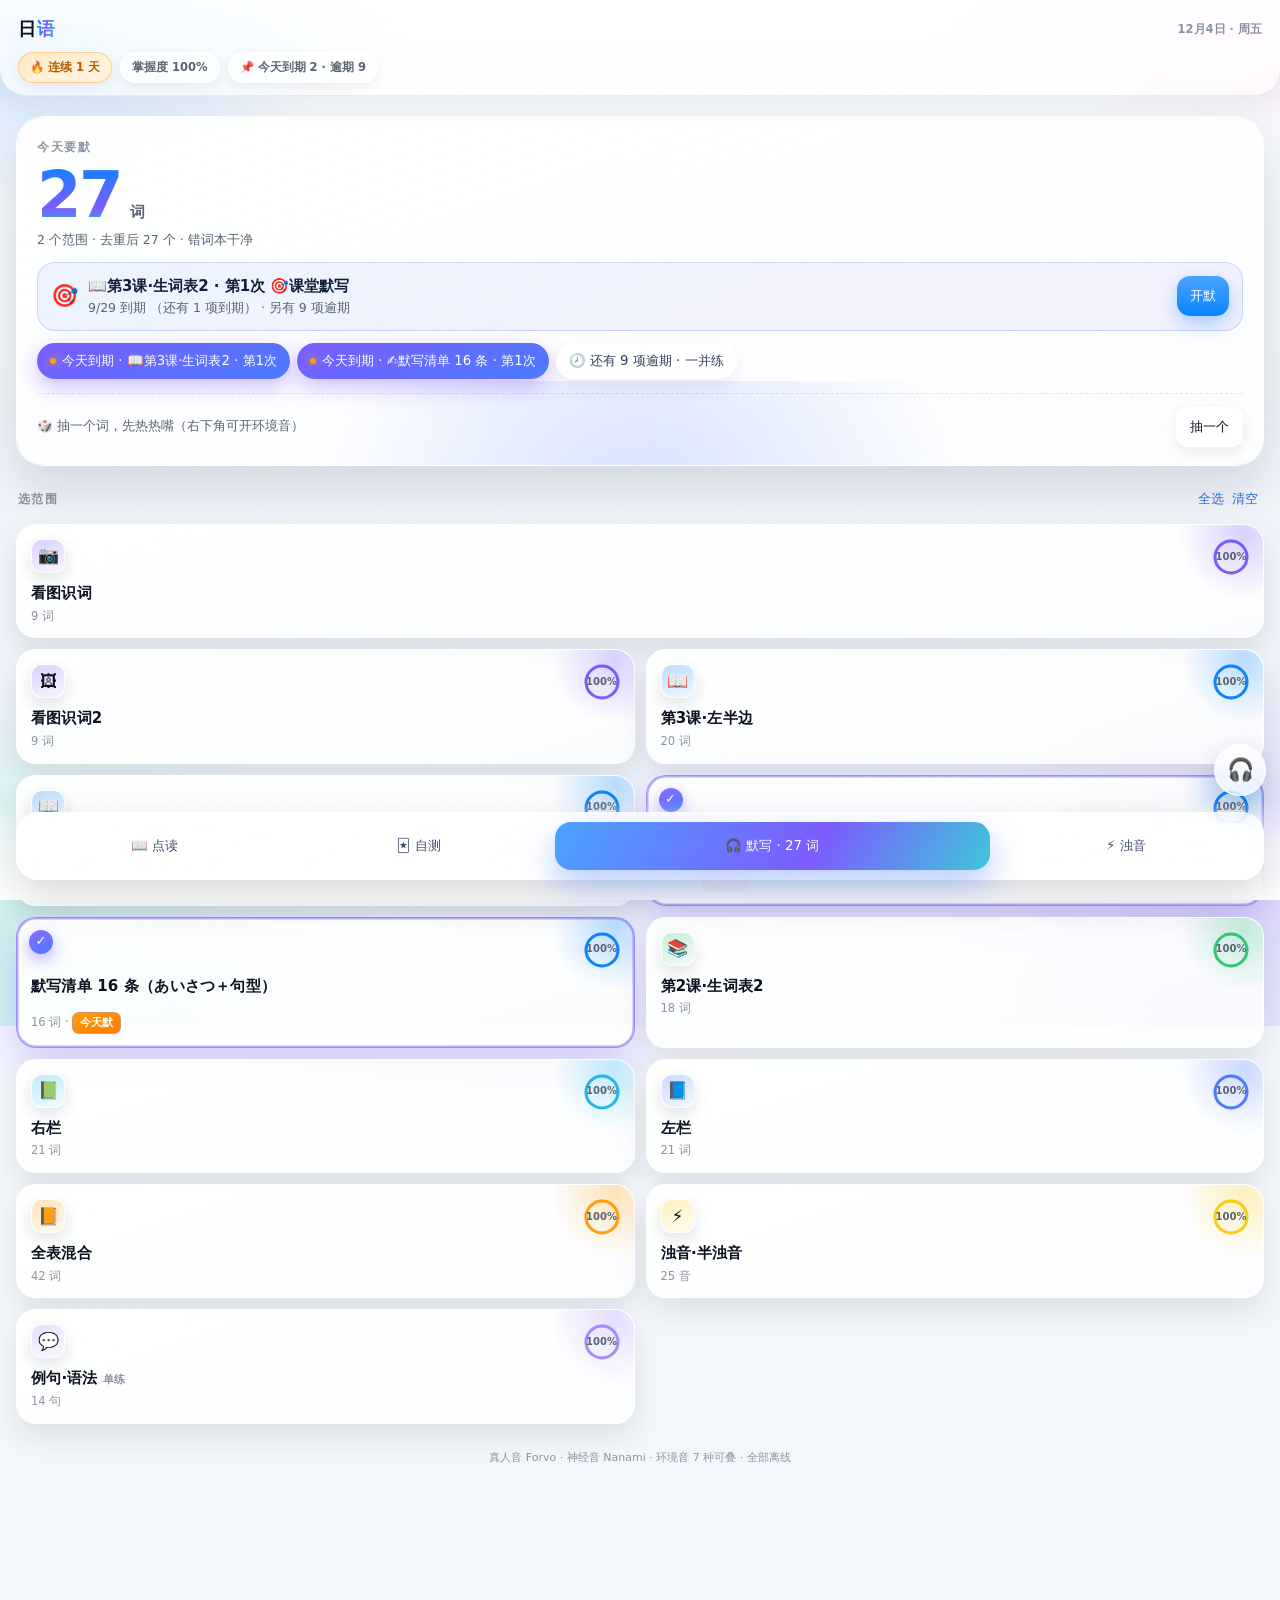
<file: index.html>
<!DOCTYPE html>
<html lang="zh">
<head>
<meta charset="utf-8">
<meta name="viewport" content="width=device-width,initial-scale=1,maximum-scale=1,user-scalable=no">
<title>日语 · 今天默什么</title>
<link rel="stylesheet" href="skin.css?v=2">
<style>
*{box-sizing:border-box;-webkit-tap-highlight-color:transparent}
body{margin:0;padding:0 16px 176px;
  font:16px/1.45 -apple-system,"SF Pro Text","PingFang SC",system-ui,sans-serif;
  -webkit-font-smoothing:antialiased}

/* ---------- 顶栏 ---------- */
.top{position:sticky;top:0;z-index:40;margin:0 -16px 20px;padding:16px 18px 12px;border-radius:0 0 26px 26px}
.top .r1{display:flex;align-items:center;justify-content:space-between;gap:10px}
.top h1{margin:0;font-size:18px;font-weight:700;letter-spacing:.5px}
.top h1 span{background:linear-gradient(92deg,#0a84ff,#7c5cff 55%,#22b8cf);-webkit-background-clip:text;background-clip:text;color:transparent}
.top .day{font-size:11.5px;color:var(--ink3);font-weight:600;font-variant-numeric:tabular-nums}
.top .r2{display:flex;gap:8px;align-items:center;margin-top:10px;flex-wrap:wrap}
.pill{display:inline-flex;align-items:center;gap:5px;font-size:11.5px;font-weight:650;color:var(--ink2);
  padding:6px 11px;border-radius:999px;border:1px solid rgba(255,255,255,.85);
  background:linear-gradient(165deg,rgba(255,255,255,.86),rgba(255,255,255,.62));
  box-shadow:0 4px 12px rgba(16,26,44,.07)}
.pill.fire{color:#b45c00;border-color:rgba(255,196,120,.8);background:linear-gradient(160deg,rgba(255,232,196,.95),rgba(255,244,224,.8))}

/* ---------- Hero ---------- */
.hero{position:relative;border-radius:28px;padding:22px 20px 18px;margin-bottom:20px;overflow:hidden;
  background:linear-gradient(160deg,rgba(255,255,255,.94),rgba(255,255,255,.74));
  border:1px solid rgba(255,255,255,.95);
  box-shadow:0 22px 50px rgba(16,26,44,.14),0 1px 0 rgba(255,255,255,.9) inset}
.hero::before{content:"";position:absolute;inset:-1px;border-radius:inherit;padding:1.2px;pointer-events:none;
  background:linear-gradient(120deg,#7ab6ff,#a78bfa 40%,#f0a6d0 70%,#7ee0c9);
  -webkit-mask:linear-gradient(#000 0 0) content-box,linear-gradient(#000 0 0);-webkit-mask-composite:xor;mask-composite:exclude;opacity:.9}
.hero::after{content:"";position:absolute;width:70%;height:80%;left:15%;bottom:-56%;pointer-events:none;
  background:radial-gradient(circle,rgba(150,180,255,.4),rgba(150,180,255,0) 70%)}
.lbl{font-size:11.5px;letter-spacing:1.6px;color:var(--ink3);font-weight:700}
.hero .num{display:flex;align-items:baseline;gap:9px;margin:8px 0 4px;position:relative;z-index:2;transform-origin:left center}
.hero .num.pop{animation:numpop .4s var(--ease)}
@keyframes numpop{0%{transform:scale(.88)}58%{transform:scale(1.07)}100%{transform:none}}
.hero .num i{font-style:normal;font-size:64px;line-height:1;font-weight:760;letter-spacing:-2.5px;font-variant-numeric:tabular-nums;
  background:linear-gradient(180deg,#0a84ff,#7c5cff 70%,#22b8cf);-webkit-background-clip:text;background-clip:text;color:transparent}
.hero .num span{font-size:15px;color:var(--ink2);font-weight:600}
.hero .meta{font-size:12.5px;color:var(--ink2);position:relative;z-index:2}
.today{margin-top:12px;padding:12px 13px;border-radius:18px;position:relative;z-index:2;
  background:linear-gradient(160deg,rgba(236,244,255,.95),rgba(244,240,255,.9));
  border:1px solid rgba(140,170,255,.4);display:flex;align-items:center;gap:10px}
.today .em{font-size:22px}
.today .tx{flex:1;font-size:12.5px;color:var(--ink2);line-height:1.5}
.today .tx b{display:block;font-size:15px;color:#12203a;margin-bottom:2px}
.today button{border:0;border-radius:13px;padding:11px 13px;white-space:nowrap;color:#fff;font:700 12.5px/1 inherit;font-family:inherit;
  background:linear-gradient(180deg,#4aa3ff,#0a84ff);box-shadow:0 8px 20px rgba(10,132,255,.34);transition:transform .18s var(--ease)}
.today button:active{transform:scale(.96)}
.chips{display:flex;gap:7px;flex-wrap:wrap;margin-top:12px;position:relative;z-index:2}
.chip{display:inline-flex;align-items:center;gap:6px;font:650 11.5px/1 inherit;font-family:inherit;
  color:#33415c;padding:8px 12px;border-radius:999px;border:1px solid rgba(255,255,255,.9);
  background:linear-gradient(165deg,rgba(255,255,255,.9),rgba(255,255,255,.66));
  box-shadow:0 4px 14px rgba(16,26,44,.08);transition:transform .2s var(--ease),box-shadow .25s,background .25s}
.chip:active{transform:scale(.95)}
.chip.on{color:#fff;border-color:transparent;background:linear-gradient(160deg,#7c5cff,#4a7cff);box-shadow:0 8px 22px rgba(124,92,255,.4)}
.chip .dot{width:6px;height:6px;border-radius:50%;background:#ff9f0a;box-shadow:0 0 8px #ff9f0a;animation:blink 2.4s ease-in-out infinite}
@keyframes blink{0%,100%{opacity:1}50%{opacity:.3}}
.roll{margin-top:14px;display:flex;align-items:center;gap:10px;position:relative;z-index:2;
  border-top:1px dashed rgba(11,18,32,.1);padding-top:13px}
.roll .w{flex:1;font-size:12.5px;color:var(--ink2);min-height:19px}
.roll .w b{color:var(--ink);font-size:17px;margin-right:6px}
.roll button{border:1px solid rgba(255,255,255,.9);background:linear-gradient(165deg,rgba(255,255,255,.9),rgba(255,255,255,.66));
  color:var(--ink);font:650 12px/1 inherit;font-family:inherit;padding:10px 13px;border-radius:12px;
  box-shadow:0 4px 14px rgba(16,26,44,.08);transition:transform .18s var(--ease)}
.roll button:active{transform:scale(.95)}

/* ---------- Bento ---------- */
.sec{display:flex;align-items:baseline;justify-content:space-between;margin:20px 2px 12px}
.sec h2{margin:0;font-size:12px;font-weight:700;letter-spacing:1.4px;color:var(--ink3)}
.sec button{border:0;background:none;color:#2f6bd8;font:650 12px/1 inherit;font-family:inherit;padding:4px}
.bento{display:grid;grid-template-columns:repeat(2,1fr);gap:11px}
.tile{position:relative;overflow:hidden;text-align:left;border-radius:20px;padding:14px 14px 13px;
  background:linear-gradient(162deg,rgba(255,255,255,.95),rgba(255,255,255,.74));
  border:1px solid rgba(255,255,255,.95);box-shadow:0 12px 30px rgba(16,26,44,.1);
  transition:transform .26s var(--ease),box-shadow .3s,border-color .3s}
.tile:active{transform:scale(.965)}
.tile.wide{grid-column:span 2}
.tile .glow{position:absolute;width:130px;height:130px;right:-46px;top:-56px;border-radius:50%;pointer-events:none;opacity:.5}
.tile .orb{width:34px;height:34px;border-radius:11px;display:flex;align-items:center;justify-content:center;font-size:17px;
  border:1px solid rgba(255,255,255,.9);box-shadow:0 6px 16px rgba(16,26,44,.12)}
.tile .nm{font-size:15px;font-weight:680;margin-top:10px;letter-spacing:.2px;color:var(--ink)}
.tile .ct{font-size:11.5px;color:var(--ink3);margin-top:3px}
.tile .ring{position:absolute;right:12px;top:12px;width:40px;height:40px}
.tile .ring svg{transform:rotate(-90deg)}
.tile .ring span{position:absolute;inset:0;display:flex;align-items:center;justify-content:center;
  font-size:10px;font-weight:750;color:var(--ink2);font-variant-numeric:tabular-nums}
.tile .badge{display:inline-block;font-size:10.5px;font-weight:750;border-radius:7px;padding:2px 7px;margin-right:5px}
.badge.err{color:#b4232a;background:rgba(229,72,77,.14)}
.badge.ok{color:#0b7a46;background:rgba(15,159,90,.14)}
.badge.warn{color:#8a6400;background:rgba(200,137,10,.16)}
.badge.today{color:#fff;background:linear-gradient(160deg,#ff9f0a,#ff7a00)}
.tile.on{border-color:rgba(124,92,255,.7);box-shadow:0 18px 40px rgba(124,92,255,.26),0 0 0 1.5px rgba(124,92,255,.5) inset}
.tile .tick{position:absolute;left:12px;top:12px;width:24px;height:24px;border-radius:50%;display:none;
  align-items:center;justify-content:center;font-size:13px;font-weight:800;color:#fff;
  background:linear-gradient(160deg,#8b6bff,#4a7cff);box-shadow:0 6px 16px rgba(124,92,255,.5)}
.tile.on .tick{display:flex;animation:pop .34s var(--ease)}
.tile.on .orb{visibility:hidden}
@keyframes pop{0%{transform:scale(.5)}60%{transform:scale(1.12)}100%{transform:scale(1)}}
.bento.need{animation:shake .34s ease-in-out 2}
@keyframes shake{0%,100%{transform:none}25%{transform:translate3d(-5px,0,0)}75%{transform:translate3d(5px,0,0)}}

/* ---------- Dock ---------- */
.dockwrap{position:fixed;left:0;right:0;bottom:0;z-index:50;padding:12px 16px 20px;
  background:linear-gradient(180deg,rgba(255,255,255,0),rgba(255,255,255,.82) 45%,#fff)}
.dock{display:flex;gap:8px;align-items:center;border-radius:22px;padding:9px;
  background:linear-gradient(160deg,rgba(255,255,255,.95),rgba(255,255,255,.72));
  -webkit-backdrop-filter:blur(24px) saturate(180%);backdrop-filter:blur(24px) saturate(180%);
  border:1px solid rgba(255,255,255,.95);box-shadow:0 16px 40px rgba(16,26,44,.16)}
.dock .mini{flex:1;border:1px solid rgba(255,255,255,.9);border-radius:14px;padding:13px 4px;color:#41506b;
  font:650 12.5px/1 inherit;font-family:inherit;background:linear-gradient(165deg,rgba(255,255,255,.9),rgba(255,255,255,.66));
  transition:transform .18s var(--ease)}
.dock .mini:active{transform:scale(.95)}
.go{position:relative;flex:1.7;border:0;border-radius:16px;padding:15px 8px;color:#fff;font:750 14px/1 inherit;
  font-family:inherit;white-space:nowrap;background:linear-gradient(120deg,#4aa3ff,#7c5cff 60%,#3ec7d8);
  box-shadow:0 14px 32px rgba(74,124,255,.4);transition:transform .18s var(--ease)}
.go:active{transform:scale(.97)}
.foot{text-align:center;font-size:11px;color:var(--ink3);line-height:1.9;margin:24px 0 8px}
@media (prefers-reduced-motion:reduce){*{animation:none!important;transition:none!important}}
</style>
</head>
<body>

<div class="top">
  <div class="r1"><h1>日<span>语</span></h1><div class="day" id="day">—</div></div>
  <div class="r2">
    <span class="pill fire" id="streak">🔥 连续 1 天</span>
    <span class="pill" id="mastery">掌握度 —</span>
    <span class="pill" id="todayPill">📌 今天到期 0</span>
  </div>
</div>

<div class="hero">
  <div class="lbl">今天要默</div>
  <div class="num"><i id="cnt">0</i><span>词</span></div>
  <div class="meta" id="meta">点下面的卡片选择范围（可多选）</div>
  <div class="today" id="todayCard" style="display:none">
    <div class="em">🎯</div>
    <div class="tx"><b id="todayName">—</b><span id="todayMeta">—</span></div>
    <button id="todayGo">开默</button>
  </div>
  <div class="chips" id="dueChips"></div>
  <div class="roll">
    <div class="w" id="rollw">🎲 抽一个词，先热热嘴（右下角可开环境音）</div>
    <button id="rollBtn">抽一个</button>
  </div>
</div>

<div class="sec"><h2>选范围</h2><span><button id="allBtn">全选</button><button id="clrBtn">清空</button></span></div>
<div class="bento" id="tiles"></div>

<div class="foot">真人音 Forvo · 神经音 Nanami · 环境音 7 种可叠 · 全部离线</div>

<div class="dockwrap">
  <div class="dock">
    <button class="mini" data-mode="read">📖 点读</button>
    <button class="mini" data-mode="card">🃏 自测</button>
    <button class="go" data-mode="dict">🎧 开始默写</button>
    <button class="mini" data-mode="daku">⚡ 浊音</button>
  </div>
</div>

<script src="%E8%AF%8D%E8%A1%A8.js?v=09292245"></script>
<script src="%E5%A4%8D%E4%B9%A0%E6%8E%92%E7%A8%8B.js?v=09292244"></script>
<script src="%E9%9F%B3%E9%A2%91%E7%B4%A2%E5%BC%95.js?v=09292245"></script>
<script src="ambient_data.js?v=1"></script>
<script src="ambient.js?v=1"></script>
<script>
(function () {
  var $ = function (id) { return document.getElementById(id); };
  var TOOL = '%E6%97%A5%E8%AF%AD.html';
  var APP = window.JP_AUDIO || {};

  /* ---------------- 范围（含第3课左右半边） ---------------- */
  var SETS = [];
  (window.PIC_SETS || []).forEach(function (s, i) {
    SETS.push({ id: s.id, em: i ? '🖼' : '📷', c1: '124,92,255',
                nm: s.label.replace(/^[^\u4e00-\u9fa5A-Za-z]*/, '').replace(/\s*\d+\s*词$/, '') || s.id,
                words: s.words, mode: 'dict' });
  });
  (window.EXTRA_SETS || []).forEach(function (x) {
    SETS.push({ id: x.id, em: '📖', c1: '10,132,255',
                nm: x.label.replace(/^[^\u4e00-\u9fa5A-Za-z]*/, '').replace(/\s*\d+\s*词$/, '') || x.id,
                words: x.words, mode: 'dict' });
  });
  SETS.push({ id: 'w2',    em: '📚', c1: '52,199,120',  nm: '第2课·生词表2',   words: WORDS2, mode: 'dict' });
  SETS.push({ id: 'right', em: '📗', c1: '34,184,238',  nm: '右栏',       words: WORDS,  mode: 'dict' });
  SETS.push({ id: 'left',  em: '📘', c1: '74,124,255',  nm: '左栏',       words: LEFT_WORDS, mode: 'dict' });
  SETS.push({ id: 'all',   em: '📙', c1: '255,159,10',  nm: '全表混合',   words: WORDS.concat(LEFT_WORDS), mode: 'dict' });
  SETS.push({ id: 'daku',  em: '⚡', c1: '250,204,21',  nm: '浊音·半浊音',
              words: (window.DAKU || []).map(function (d) { return { k: d.k }; }), mode: 'daku' });
  SETS.push({ id: 'sent',  em: '💬', c1: '167,139,250', nm: '例句·语法',
              words: (window.SENTENCES || []).map(function (s) { return { k: s.ja }; }), mode: 'read', solo: true });

  function wordsOf(id) { for (var i = 0; i < SETS.length; i++) if (SETS[i].id === id) return SETS[i].words; return []; }
  function setOf(id) { for (var i = 0; i < SETS.length; i++) if (SETS[i].id === id) return SETS[i]; return null; }

  var wrong = [], dakuWrong = [], sel = [];
  try { wrong = JSON.parse(localStorage.getItem('jp_wrong_k') || '[]') || []; } catch (e) {}
  try { dakuWrong = JSON.parse(localStorage.getItem('jp_daku_k') || '[]') || []; } catch (e) {}
  try { sel = JSON.parse(localStorage.getItem('jp_sel') || '[]') || []; } catch (e) {}
  sel = sel.filter(function (id) { return id !== 'sent'; });

  var d = new Date();
  var iki = function (n) { return (n < 10 ? '0' : '') + n; };
  $('day').textContent = (d.getMonth() + 1) + '月' + d.getDate() + '日 · 周' + '日一二三四五六'[d.getDay()];

  /* ---------------- 连续天数 ---------------- */
  (function streak() {
    var days = [];
    try { days = JSON.parse(localStorage.getItem('jp_days') || '[]') || []; } catch (e) {}
    var today = d.getFullYear() + '-' + iki(d.getMonth() + 1) + '-' + iki(d.getDate());
    if (days.indexOf(today) < 0) { days.push(today); if (days.length > 90) days = days.slice(-90); }
    try { localStorage.setItem('jp_days', JSON.stringify(days)); } catch (e) {}
    var n = 1, t = new Date(d.getTime());
    for (var k = 1; k < 90; k++) {
      t.setDate(t.getDate() - 1);
      var s2 = t.getFullYear() + '-' + iki(t.getMonth() + 1) + '-' + iki(t.getDate());
      if (days.indexOf(s2) >= 0) n++; else break;
    }
    $('streak').textContent = '🔥 连续 ' + n + ' 天';
  })();

  /* ---------------- 卡片 ---------------- */
  var SCHED = window.JP_SCHED || { due: [], late: [], lateN: 0 };
  var dueIds = SCHED.due.map(function (x) { return x.setId; });

  function last(scope) {
    try { var o = JSON.parse(localStorage.getItem('jp_last_' + scope) || 'null'); return o && o.tot ? o : null; } catch (e) { return null; }
  }
  SETS.forEach(function (s, idx) {
    var el = document.createElement('div');
    el.className = 'tile' + (idx === 0 ? ' wide' : '');
    el.setAttribute('data-id', s.id);
    var book = (s.id === 'daku' ? dakuWrong : wrong);
    var errs = s.words.filter(function (w) { return book.indexOf(w.k) >= 0; }).length;
    var total = s.words.length, good = total ? (total - errs) / total : 0;
    var R = 16, C = 2 * Math.PI * R, off = C * (1 - good);
    var lg = last(s.id), isDue = dueIds.indexOf(s.id) >= 0;
    el.innerHTML =
      '<div class="glow" style="background:radial-gradient(circle,rgba(' + s.c1 + ',.55),rgba(' + s.c1 + ',0) 70%)"></div>' +
      '<div class="tick">✓</div>' +
      '<div class="orb" style="background:linear-gradient(160deg,rgba(' + s.c1 + ',.28),rgba(' + s.c1 + ',.06))">' + s.em + '</div>' +
      '<div class="nm">' + s.nm + (s.solo ? ' <span style="font-size:10.5px;color:#8b94a3">单练</span>' : '') + '</div>' +
      '<div class="ct">' + total + ' ' + (s.id === 'daku' ? '音' : (s.id === 'sent' ? '句' : '词')) +
        (isDue ? ' · <span class="badge today">今天默</span>' : '') +
        (errs ? ' <span class="badge err">错 ' + errs + '</span>' : '') +
        (lg ? ' <span class="badge warn">上次 ' + lg.ok + '/' + lg.tot + '</span>' : '') + '</div>' +
      '<div class="ring"><svg width="40" height="40">' +
        '<circle cx="20" cy="20" r="' + R + '" fill="none" stroke="rgba(11,18,32,.1)" stroke-width="3"/>' +
        '<circle cx="20" cy="20" r="' + R + '" fill="none" stroke="rgb(' + s.c1 + ')" stroke-width="3" ' +
          'stroke-linecap="round" stroke-dasharray="' + C.toFixed(1) + '" stroke-dashoffset="' + off.toFixed(1) + '"/>' +
      '</svg><span>' + Math.round(good * 100) + '%</span></div>';
    el.onclick = function () {
      if (s.solo) { location.href = TOOL + '?mode=' + (s.mode || 'read') + '&set=' + s.id; return; }
      toggle(s.id);
    };
    $('tiles').appendChild(el);
  });

  function toggle(id) {
    var i = sel.indexOf(id);
    if (i >= 0) sel.splice(i, 1); else sel.push(id);
    save(); renderDue(); paint();
  }
  function cleanSel() {
    sel = sel.filter(function (id) { var t = setOf(id); return t && !t.solo; });
  }
  function save() { cleanSel(); try { localStorage.setItem('jp_sel', JSON.stringify(sel)); } catch (e) {} }

  function selWords() {
    var out = [], seen = {};
    sel.forEach(function (id) {
      wordsOf(id).forEach(function (w) { if (w && w.k && !seen[w.k]) { seen[w.k] = 1; out.push(w); } });
    });
    return out;
  }

  /* ---------------- 绘制 ---------------- */
  var shown = -1;
  function countTo(n) {
    var el = $('cnt');
    el.textContent = n;                       // 直接给终值，不依赖 rAF
    if (shown === n) return;
    shown = n;
    var host = el.parentElement;
    host.classList.remove('pop'); void host.offsetWidth; host.classList.add('pop');
  }
  function paint() {
    document.querySelectorAll('.tile').forEach(function (t) {
      var id = t.getAttribute('data-id');
      var sd = setOf(id);
      if (sd && sd.solo) return;
      t.classList.toggle('on', sel.indexOf(id) >= 0);
    });
    var ws = selWords(), n = ws.length;
    countTo(n);
    var unit = document.querySelector('.hero .num span');
    if (unit) unit.textContent = (sel.length === 1 && sel[0] === 'daku') ? '音' : '词';
    var errs = ws.filter(function (w) { return wrong.indexOf(w.k) >= 0 || dakuWrong.indexOf(w.k) >= 0; }).length;
    $('meta').textContent = !n ? '点下面的卡片选择范围（可多选）'
      : sel.length + ' 个范围 · 去重后 ' + n + ' 个' + (errs ? ' · 其中 ' + errs + ' 个在错词本' : ' · 错词本干净');

    var all = SETS.filter(function (s) { return !s.solo; });
    var seenAll = {}, totalAll = 0, errAll = 0;
    all.forEach(function (s) {
      var book = (s.id === 'daku' ? dakuWrong : wrong);
      s.words.forEach(function (w) {
        if (seenAll[w.k]) return;
        seenAll[w.k] = 1; totalAll++;
        if (book.indexOf(w.k) >= 0) errAll++;
      });
    });
    $('mastery').textContent = '掌握度 ' + Math.round((1 - errAll / (totalAll || 1)) * 100) + '%';
    $('todayPill').textContent = '📌 今天到期 ' + SCHED.due.length + (SCHED.lateN ? ' · 逾期 ' + SCHED.lateN : '');

    var go = document.querySelector('.go');
    if (go) go.textContent = n ? '🎧 默写 · ' + n + ' 词' : '🎧 开始默写';
  }

  /* ---------------- 今天到期 ---------------- */
  (function initToday() {
    if (!SCHED.due.length) { $('todayCard').style.display = 'none'; return; }
    var first = SCHED.due[0];
    $('todayCard').style.display = 'flex';
    $('todayName').textContent = first.label + ' · 第' + first.round + '次' + (first.flag ? ' ' + first.flag : '');
    var extra = SCHED.due.length > 1 ? '（还有 ' + (SCHED.due.length - 1) + ' 项到期）' : '';
    $('todayMeta').textContent = (first.date || '今天') + ' 到期 ' + extra + (SCHED.lateN ? ' · 另有 ' + SCHED.lateN + ' 项逾期' : '');
    $('todayGo').onclick = function () {
      var tid = first.setId, t = setOf(tid);
      if (!t) return;
      location.href = TOOL + '?mode=dict&set=' + tid;
    };
    if (!sel.length) { SCHED.due.forEach(function (x) { if (x.setId && sel.indexOf(x.setId) < 0) sel.push(x.setId); }); save(); }
  })();

  function renderDue() {
    var box = $('dueChips'); box.innerHTML = '';
    if (!SCHED.due.length && !SCHED.lateN) {
      box.innerHTML = '<div class="chip" style="pointer-events:none">今天没有到期项 · 自己想练什么就选什么</div>';
      return;
    }
    SCHED.due.forEach(function (x) {
      var t = setOf(x.setId);
      var b = document.createElement('button');
      b.className = 'chip' + (t && !t.solo && sel.indexOf(x.setId) >= 0 ? ' on' : '');
      b.innerHTML = '<span class="dot"></span>今天到期 · ' + x.label + ' · 第' + x.round + '次';
      if (t && t.solo) b.onclick = function () { location.href = TOOL + '?mode=' + (t.mode || 'read') + '&set=' + t.id; };
      else if (t) b.onclick = function () {
        var i = sel.indexOf(x.setId);
        if (i >= 0) sel.splice(i, 1); else sel.push(x.setId);
        save(); renderDue(); paint();
      };
      else { b.classList.add('late'); b.style.pointerEvents = 'none'; }
      box.appendChild(b);
    });
    if (SCHED.lateN) {
      var c = document.createElement('button');
      c.className = 'chip late';
      c.textContent = '🕗 还有 ' + SCHED.lateN + ' 项逾期 · 一并练';
      c.onclick = function () {
        SCHED.late.forEach(function (x) {
          var t = setOf(x.setId);
          if (t && !t.solo && sel.indexOf(x.setId) < 0) sel.push(x.setId);
        });
        save(); renderDue(); paint();
      };
      box.appendChild(c);
    }
  }

  $('allBtn').onclick = function () { sel = SETS.filter(function (s) { return !s.solo; }).map(function (s) { return s.id; }); save(); renderDue(); paint(); };
  $('clrBtn').onclick = function () { sel = []; save(); renderDue(); paint(); };

  /* ---------------- 🎲 抽一个词 ---------------- */
  var actx = null, rawCache = {}, bufCache = {};
  function ac() {
    try { if (!actx) actx = new (window.AudioContext || window.webkitAudioContext)(); if (actx.state === 'suspended') actx.resume(); } catch (e) {}
    return actx;
  }
  function start(buf) {
    var c = ac(); if (!c || !buf) return;
    var s = c.createBufferSource(); s.buffer = buf; s.connect(c.destination); s.start(0);
  }
  function decodeAndPlay(url, ab) {
    var c = ac(); if (!c) return;
    try { c.decodeAudioData(ab.slice(0), function (b) { bufCache[url] = b; start(b); }, function () {}); } catch (e) {}
  }
  function play(url) {
    if (!url) return;
    if (bufCache[url]) { start(bufCache[url]); return; }
    if (rawCache[url]) { decodeAndPlay(url, rawCache[url]); return; }
    fetch(url).then(function (r) { return r.arrayBuffer(); })
      .then(function (ab) { rawCache[url] = ab; decodeAndPlay(url, ab); }).catch(function () {});
  }
  $('rollBtn').onclick = function () {
    var pool = selWords().length ? selWords() : (typeof WORDS !== 'undefined' ? WORDS : []);
    if (!pool.length) return;
    var w = pool[Math.floor(Math.random() * pool.length)];
    $('rollw').innerHTML = '<b>' + w.k + '</b>' + (w.c ? w.c : '');
    var e = APP[w.k];
    if (e) play(e[0] || e[1]);
    else if (window.speechSynthesis) { try { speechSynthesis.cancel(); var u = new SpeechSynthesisUtterance(w.k); u.lang = 'ja-JP'; speechSynthesis.speak(u); } catch (err) {} }
  };

  /* ---------------- Dock ---------------- */
  document.querySelectorAll('.dock button').forEach(function (b) {
    b.onclick = function () {
      var mode = b.getAttribute('data-mode');
      if (mode === 'daku') { location.href = TOOL + '?mode=daku'; return; }
      var ids = sel.slice();
      if (!ids.length) { $('meta').textContent = '先点上面的卡片选一个范围 ↑'; $('tiles').classList.add('need'); setTimeout(function () { $('tiles').classList.remove('need'); }, 900); return; }
      save();
      var NATIVE = ['right', 'left', 'w2', 'all', 'wrong'];
      (window.PIC_SETS || []).forEach(function (s2) { NATIVE.push(s2.id); });
      (window.EXTRA_SETS || []).forEach(function (s2) { NATIVE.push(s2.id); });
      var one = ids.length === 1 && NATIVE.indexOf(ids[0]) >= 0;
      location.href = TOOL + '?mode=' + mode + (one ? '&set=' + ids[0] : '&set=sel&sets=' + ids.join(','));
    };
  });

  renderDue();
  paint();
})();
</script>
</body>
</html>
</file>
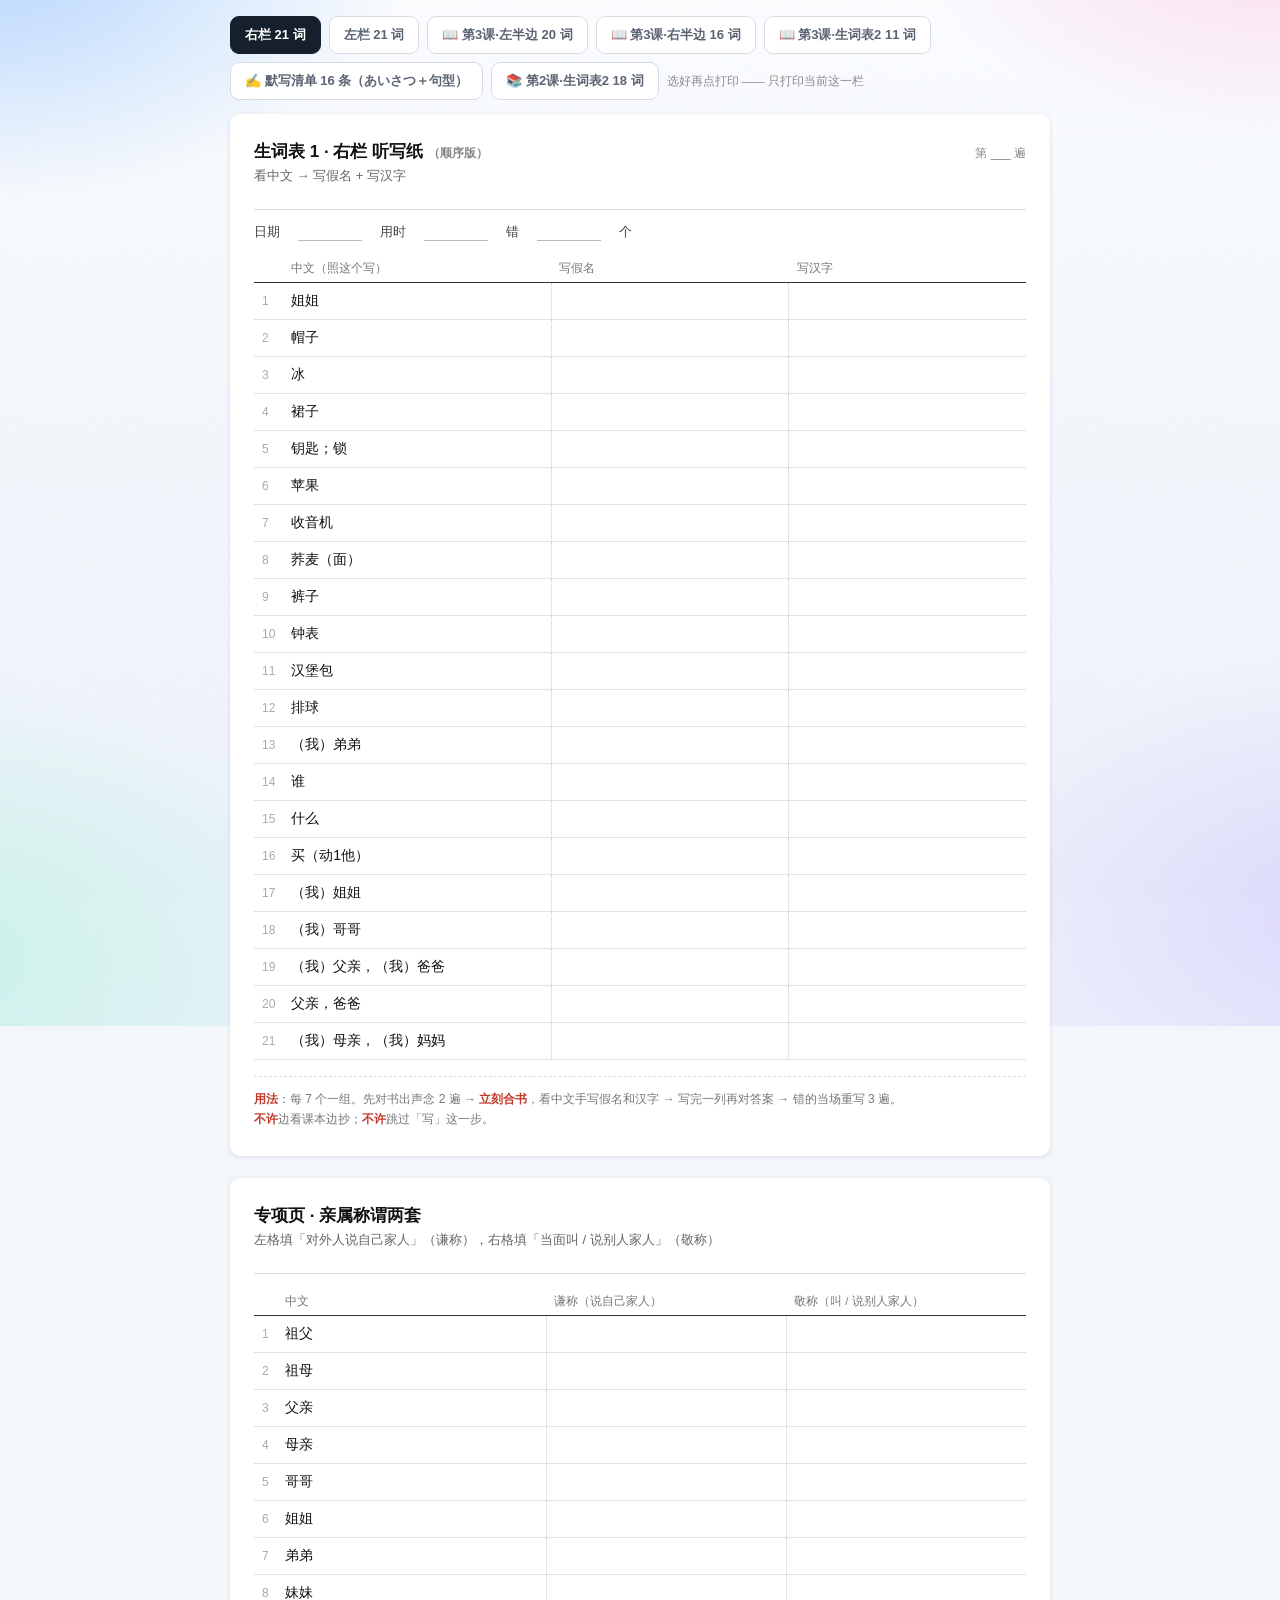
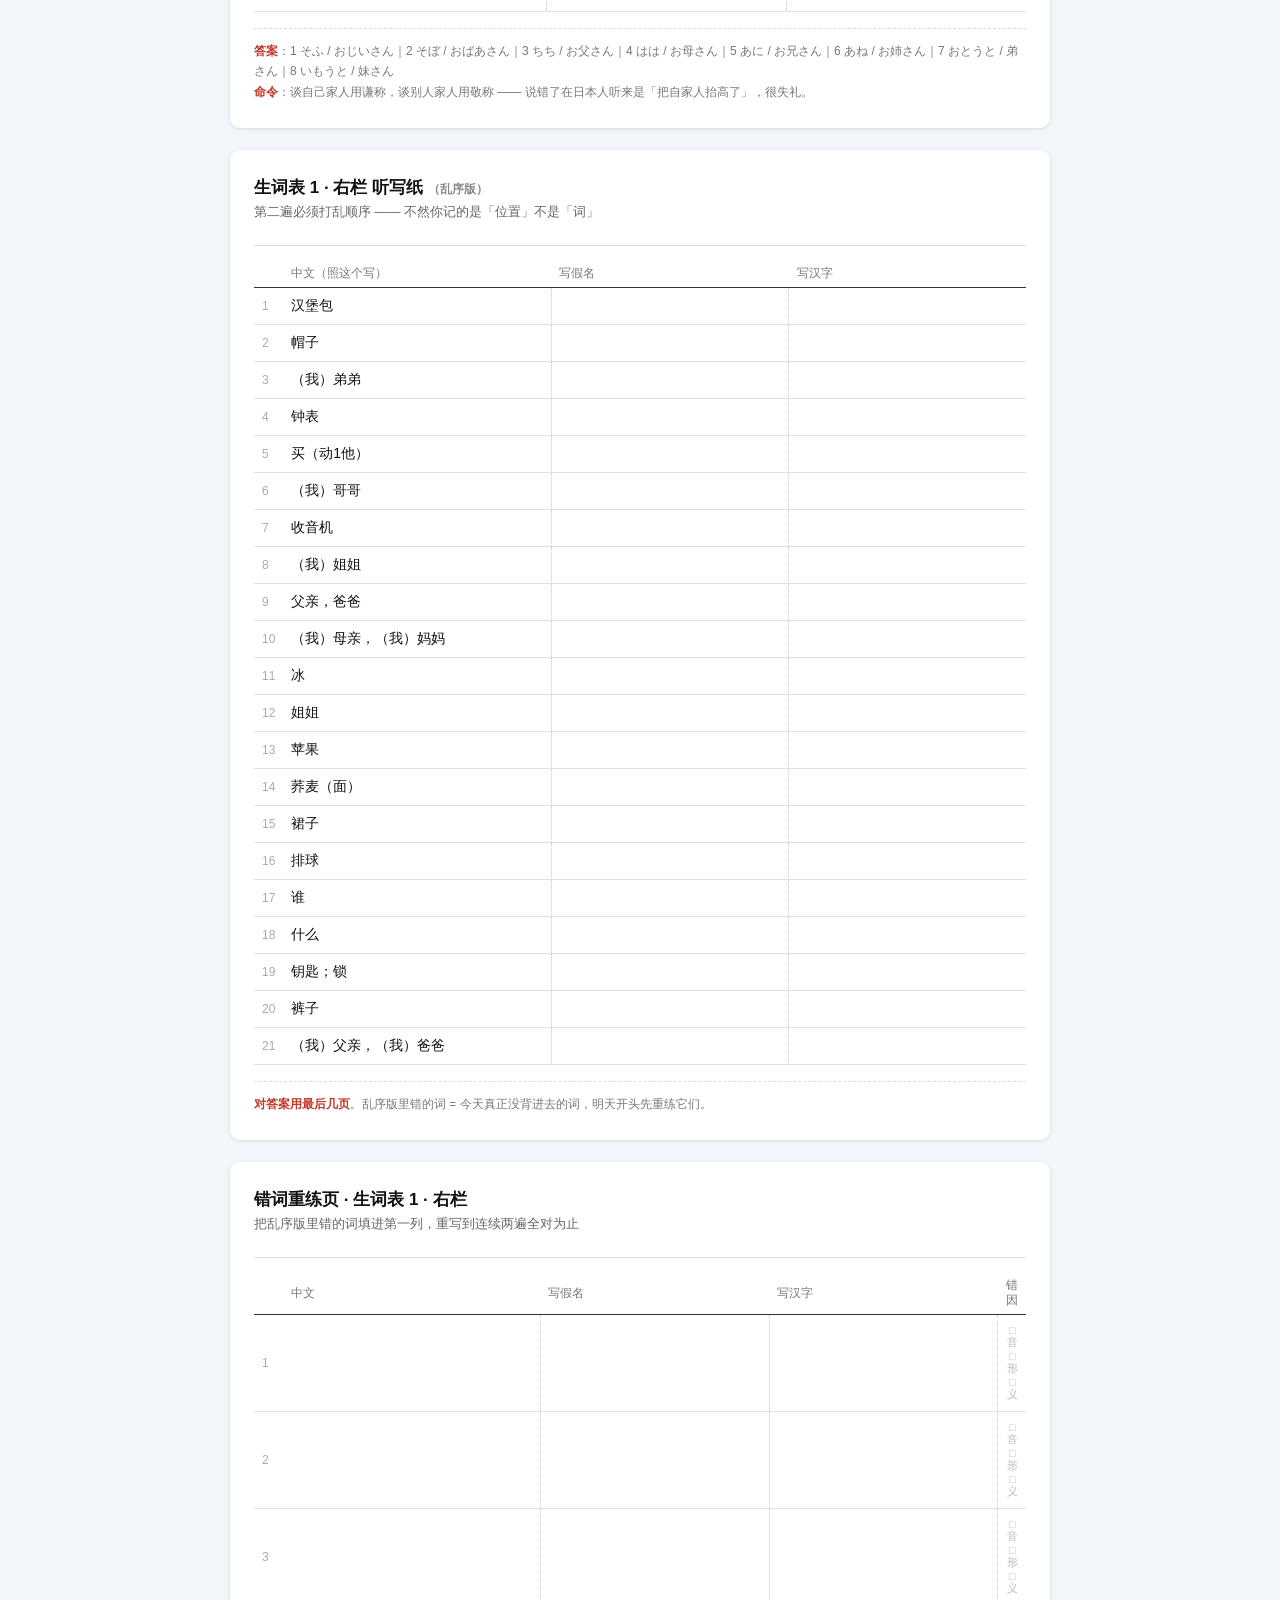
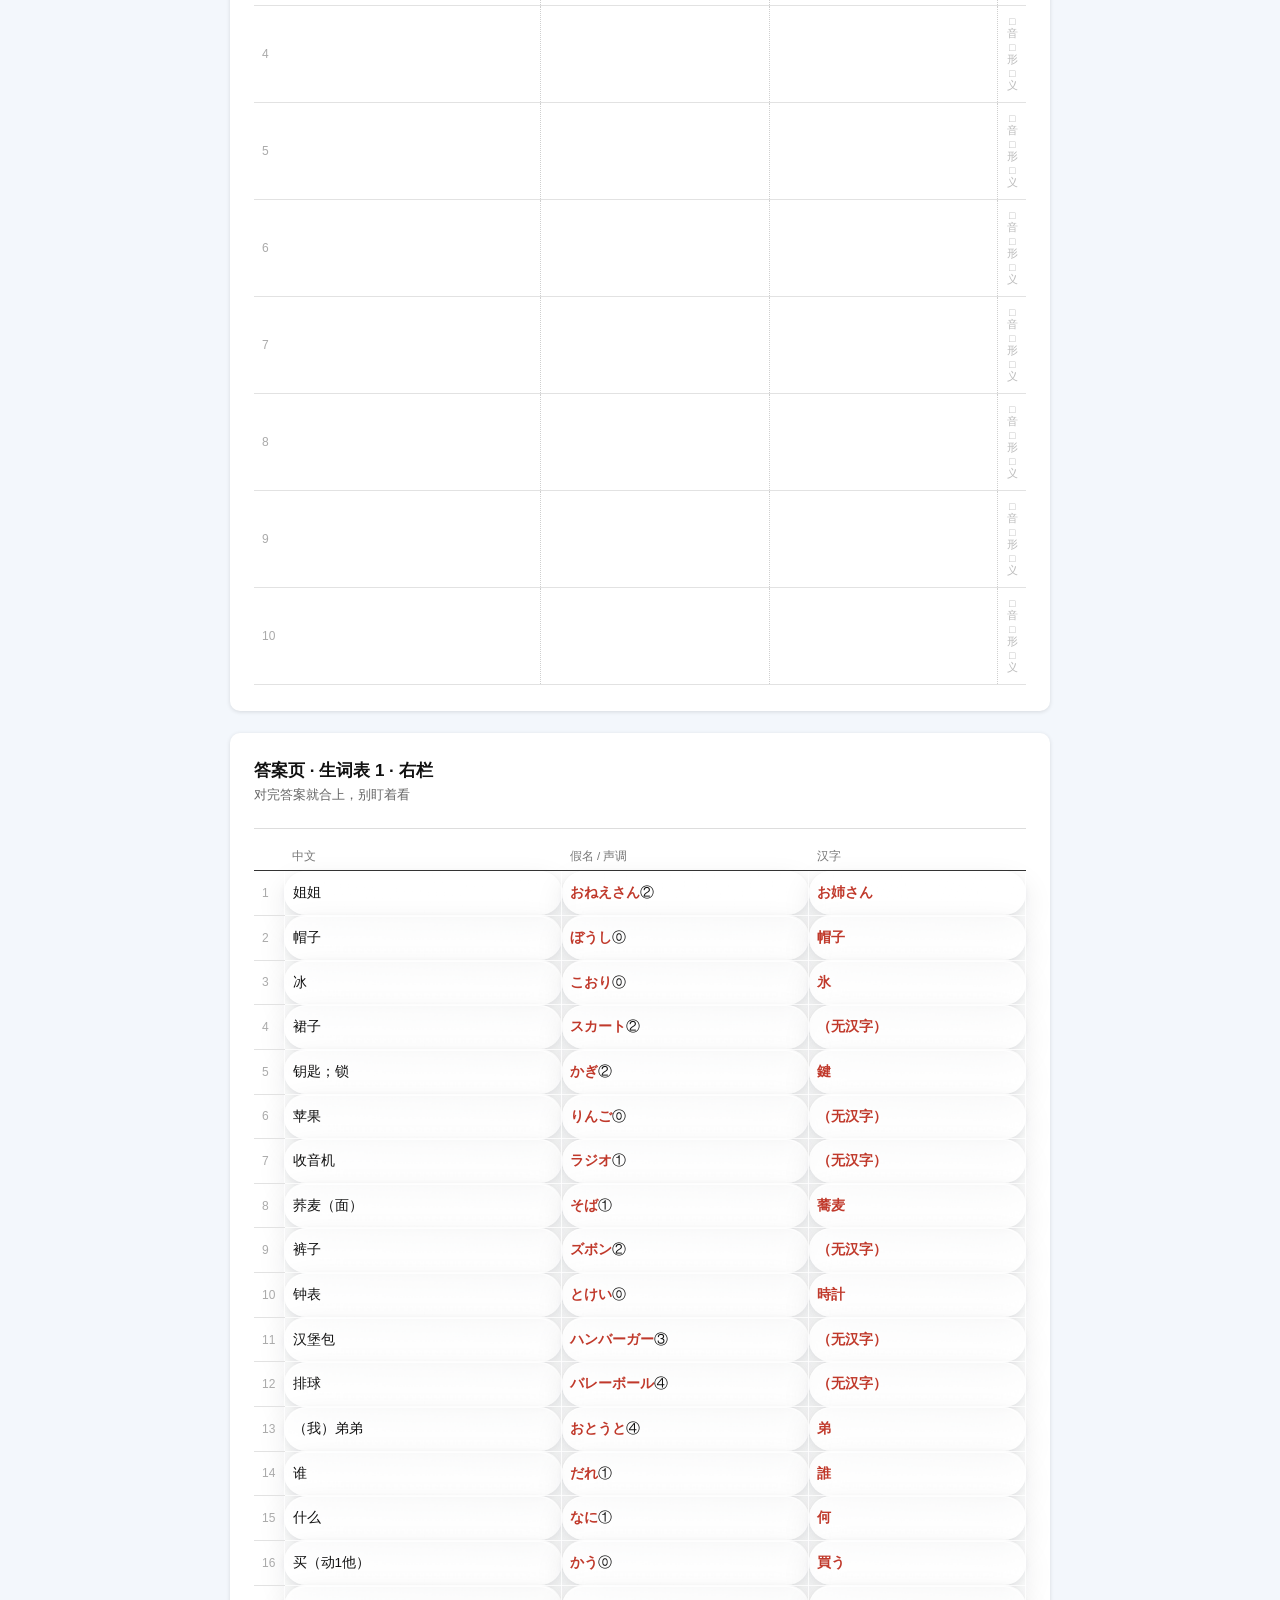
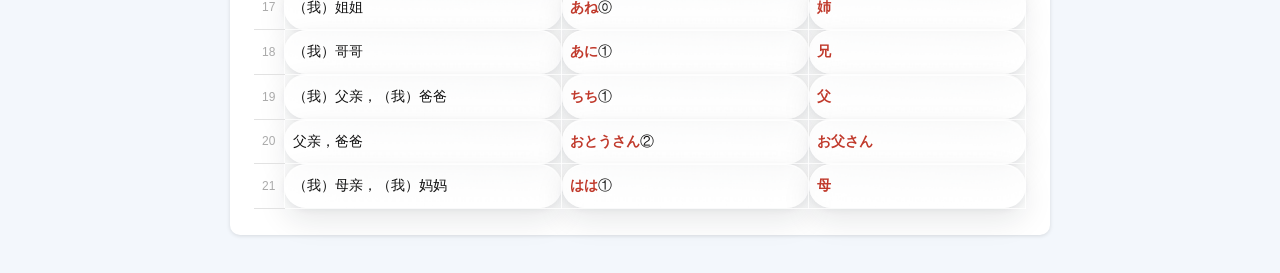
<file: 听写纸.html>
<!DOCTYPE html>
<html lang="zh-CN">
<head>
<meta charset="utf-8">
<meta name="viewport" content="width=device-width,initial-scale=1">
<title>日语 听写纸</title>
<link rel="stylesheet" href="skin.css?v=2">
<style>
*{box-sizing:border-box}
body{margin:0;background:#f4f4f6;color:#111;font-family:-apple-system,"PingFang SC","Noto Sans JP",sans-serif;padding:16px}
.sheet{background:#fff;max-width:820px;margin:0 auto 22px;padding:26px 24px;border-radius:10px;box-shadow:0 1px 4px rgba(0,0,0,.12)}
h1{font-size:17px;margin:0 0 4px}
h2{font-size:13px;margin:0 0 14px;font-weight:400;color:#666}
.hd{display:flex;justify-content:space-between;align-items:baseline;margin-bottom:14px;border-bottom:1px solid #ddd;padding-bottom:10px}
.hd .tag{font-size:12px;color:#888}
.line{display:flex;gap:18px;font-size:12.5px;color:#444;margin-bottom:14px;flex-wrap:wrap}
.line span{border-bottom:1px solid #bbb;min-width:64px;display:inline-block}
table{width:100%;border-collapse:collapse;font-size:14px}
th{font-size:11.5px;color:#777;font-weight:500;text-align:left;padding:6px 8px;border-bottom:1.5px solid #333}
td{padding:9px 8px;border-bottom:1px solid #e2e2e2;height:36px;vertical-align:middle}
td.no{width:30px;color:#aaa;font-size:12px}
td.zh{width:36%;font-size:14px}
td.w{width:32%;border-left:1px dotted #cfcfcf}
td.hz{width:32%;border-left:1px dotted #cfcfcf}
td.mk{width:40px;text-align:center;color:#bbb}
td.ph{width:104px;padding:6px 8px}
td.ph img{width:96px;display:block;border-radius:5px;border:1px solid #ddd}
.tip{font-size:12px;color:#777;line-height:1.7;margin-top:16px;border-top:1px dashed #ddd;padding-top:12px}
.tip b{color:#c0392b}
.ans{font-size:13.5px;line-height:1.9}
.ans b{color:#c0392b;font-weight:600}
.warn{background:#fff6f6;border:1px solid #f0c9c9;border-radius:8px;padding:10px 12px;font-size:12.5px;line-height:1.8;color:#8a2b2b;margin-bottom:14px}
.warn b{color:#c0392b}
td.why{width:22%;border-left:1px dotted #cfcfcf;color:#bbb;font-size:10.5px;text-align:center}
td.r{width:19%;border-left:1px dotted #cfcfcf}
.bar{max-width:820px;margin:0 auto 14px;display:flex;gap:8px;align-items:center;flex-wrap:wrap}
.bar button{border:1px solid #d6dbe4;background:#fff;color:#5b6473;border-radius:9px;padding:9px 14px;font-size:13px;font-weight:700;font-family:inherit}
.bar button.on{background:#16202c;border-color:#16202c;color:#fff}
.bar span{font-size:11.5px;color:#888}
.hide{display:none}
@media print{
 body{background:#fff;padding:0}
 .sheet{box-shadow:none;border-radius:0;max-width:100%;padding:12mm 10mm;margin:0;page-break-after:always}
 .sheet:last-child{page-break-after:auto}
 .noprint{display:none}
}
@media (max-width:520px){td.zh{font-size:13px}td{height:32px;padding:7px 5px}}
</style>
</head>
<body>

<div class="bar noprint">
  <button data-c="right" class="on">右栏 21 词</button>
  <button data-c="left">左栏 21 词</button>
  <button data-c="w3l">📖 第3课·左半边 20 词</button>
  <button data-c="w3r">📖 第3课·右半边 16 词</button>
  <button data-c="w3b">📖 第3课·生词表2 11 词</button>
  <button data-c="d16">✍️ 默写清单 16 条（あいさつ＋句型）</button>
  <button data-c="w2">📚 第2课·生词表2 18 词</button>
  <span>选好再点打印 —— 只打印当前这一栏</span>
</div>
<script>
document.querySelectorAll('.bar button').forEach(function(b){
  b.onclick=function(){
    var c=b.getAttribute('data-c');
    document.querySelectorAll('.bar button').forEach(function(x){x.classList.toggle('on',x===b);});
    document.querySelectorAll('.col').forEach(function(el){el.classList.toggle('hide', el.id!=='col-'+c);});
  };
});
</script>
<div class="col" id="col-right">

<div class="sheet">
  <div class="hd">
    <div>
      <h1>生词表 1 · 右栏 听写纸 <span style="font-size:12px;color:#888">（顺序版）</span></h1>
      <h2>看中文 → 写假名 + 写汉字</h2>
    </div>
    <div class="tag">第 ___ 遍</div>
  </div>
  <div class="line">日期<span></span> 用时<span></span> 错<span></span>个</div>
  <table>
    <thead><tr><th></th><th>中文（照这个写）</th><th>写假名</th><th>写汉字</th></tr></thead>
    <tbody><tr><td class="no">1</td><td class="zh">姐姐</td><td class="w"></td><td class="hz"></td></tr>
<tr><td class="no">2</td><td class="zh">帽子</td><td class="w"></td><td class="hz"></td></tr>
<tr><td class="no">3</td><td class="zh">冰</td><td class="w"></td><td class="hz"></td></tr>
<tr><td class="no">4</td><td class="zh">裙子</td><td class="w"></td><td class="hz"></td></tr>
<tr><td class="no">5</td><td class="zh">钥匙；锁</td><td class="w"></td><td class="hz"></td></tr>
<tr><td class="no">6</td><td class="zh">苹果</td><td class="w"></td><td class="hz"></td></tr>
<tr><td class="no">7</td><td class="zh">收音机</td><td class="w"></td><td class="hz"></td></tr>
<tr><td class="no">8</td><td class="zh">荞麦（面）</td><td class="w"></td><td class="hz"></td></tr>
<tr><td class="no">9</td><td class="zh">裤子</td><td class="w"></td><td class="hz"></td></tr>
<tr><td class="no">10</td><td class="zh">钟表</td><td class="w"></td><td class="hz"></td></tr>
<tr><td class="no">11</td><td class="zh">汉堡包</td><td class="w"></td><td class="hz"></td></tr>
<tr><td class="no">12</td><td class="zh">排球</td><td class="w"></td><td class="hz"></td></tr>
<tr><td class="no">13</td><td class="zh">（我）弟弟</td><td class="w"></td><td class="hz"></td></tr>
<tr><td class="no">14</td><td class="zh">谁</td><td class="w"></td><td class="hz"></td></tr>
<tr><td class="no">15</td><td class="zh">什么</td><td class="w"></td><td class="hz"></td></tr>
<tr><td class="no">16</td><td class="zh">买（动1他）</td><td class="w"></td><td class="hz"></td></tr>
<tr><td class="no">17</td><td class="zh">（我）姐姐</td><td class="w"></td><td class="hz"></td></tr>
<tr><td class="no">18</td><td class="zh">（我）哥哥</td><td class="w"></td><td class="hz"></td></tr>
<tr><td class="no">19</td><td class="zh">（我）父亲，（我）爸爸</td><td class="w"></td><td class="hz"></td></tr>
<tr><td class="no">20</td><td class="zh">父亲，爸爸</td><td class="w"></td><td class="hz"></td></tr>
<tr><td class="no">21</td><td class="zh">（我）母亲，（我）妈妈</td><td class="w"></td><td class="hz"></td></tr></tbody>
  </table>
  <div class="tip"><b>用法</b>：每 7 个一组。先对书出声念 2 遍 → <b>立刻合书</b>，看中文手写假名和汉字 → 写完一列再对答案 → 错的当场重写 3 遍。<br>
  <b>不许</b>边看课本边抄；<b>不许</b>跳过「写」这一步。</div>
</div>

<div class="sheet">
  <div class="hd">
    <div>
      <h1>专项页 · 亲属称谓两套</h1>
      <h2>左格填「对外人说自己家人」（谦称），右格填「当面叫 / 说别人家人」（敬称）</h2>
    </div>
  </div>
  <table>
    <thead><tr><th></th><th>中文</th><th>谦称（说自己家人）</th><th>敬称（叫 / 说别人家人）</th></tr></thead>
    <tbody><tr><td class="no">1</td><td class="zh">祖父</td><td class="w"></td><td class="hz"></td></tr>
<tr><td class="no">2</td><td class="zh">祖母</td><td class="w"></td><td class="hz"></td></tr>
<tr><td class="no">3</td><td class="zh">父亲</td><td class="w"></td><td class="hz"></td></tr>
<tr><td class="no">4</td><td class="zh">母亲</td><td class="w"></td><td class="hz"></td></tr>
<tr><td class="no">5</td><td class="zh">哥哥</td><td class="w"></td><td class="hz"></td></tr>
<tr><td class="no">6</td><td class="zh">姐姐</td><td class="w"></td><td class="hz"></td></tr>
<tr><td class="no">7</td><td class="zh">弟弟</td><td class="w"></td><td class="hz"></td></tr>
<tr><td class="no">8</td><td class="zh">妹妹</td><td class="w"></td><td class="hz"></td></tr></tbody>
  </table>
  <div class="tip">
    <b>答案</b>：1 そふ / おじいさん｜2 そぼ / おばあさん｜3 ちち / お父さん｜4 はは / お母さん｜5 あに / お兄さん｜6 あね / お姉さん｜7 おとうと / 弟さん｜8 いもうと / 妹さん<br>
    <b>命令</b>：谈自己家人用谦称，谈别人家人用敬称 —— 说错了在日本人听来是「把自家人抬高了」，很失礼。
  </div>
</div>

<div class="sheet">
  <div class="hd">
    <div>
      <h1>生词表 1 · 右栏 听写纸 <span style="font-size:12px;color:#888">（乱序版）</span></h1>
      <h2>第二遍必须打乱顺序 —— 不然你记的是「位置」不是「词」</h2>
    </div>
  </div>
  <table>
    <thead><tr><th></th><th>中文（照这个写）</th><th>写假名</th><th>写汉字</th></tr></thead>
    <tbody><tr><td class="no">1</td><td class="zh">汉堡包</td><td class="w"></td><td class="hz"></td></tr>
<tr><td class="no">2</td><td class="zh">帽子</td><td class="w"></td><td class="hz"></td></tr>
<tr><td class="no">3</td><td class="zh">（我）弟弟</td><td class="w"></td><td class="hz"></td></tr>
<tr><td class="no">4</td><td class="zh">钟表</td><td class="w"></td><td class="hz"></td></tr>
<tr><td class="no">5</td><td class="zh">买（动1他）</td><td class="w"></td><td class="hz"></td></tr>
<tr><td class="no">6</td><td class="zh">（我）哥哥</td><td class="w"></td><td class="hz"></td></tr>
<tr><td class="no">7</td><td class="zh">收音机</td><td class="w"></td><td class="hz"></td></tr>
<tr><td class="no">8</td><td class="zh">（我）姐姐</td><td class="w"></td><td class="hz"></td></tr>
<tr><td class="no">9</td><td class="zh">父亲，爸爸</td><td class="w"></td><td class="hz"></td></tr>
<tr><td class="no">10</td><td class="zh">（我）母亲，（我）妈妈</td><td class="w"></td><td class="hz"></td></tr>
<tr><td class="no">11</td><td class="zh">冰</td><td class="w"></td><td class="hz"></td></tr>
<tr><td class="no">12</td><td class="zh">姐姐</td><td class="w"></td><td class="hz"></td></tr>
<tr><td class="no">13</td><td class="zh">苹果</td><td class="w"></td><td class="hz"></td></tr>
<tr><td class="no">14</td><td class="zh">荞麦（面）</td><td class="w"></td><td class="hz"></td></tr>
<tr><td class="no">15</td><td class="zh">裙子</td><td class="w"></td><td class="hz"></td></tr>
<tr><td class="no">16</td><td class="zh">排球</td><td class="w"></td><td class="hz"></td></tr>
<tr><td class="no">17</td><td class="zh">谁</td><td class="w"></td><td class="hz"></td></tr>
<tr><td class="no">18</td><td class="zh">什么</td><td class="w"></td><td class="hz"></td></tr>
<tr><td class="no">19</td><td class="zh">钥匙；锁</td><td class="w"></td><td class="hz"></td></tr>
<tr><td class="no">20</td><td class="zh">裤子</td><td class="w"></td><td class="hz"></td></tr>
<tr><td class="no">21</td><td class="zh">（我）父亲，（我）爸爸</td><td class="w"></td><td class="hz"></td></tr></tbody>
  </table>
  <div class="tip"><b>对答案用最后几页</b>。乱序版里错的词 = 今天真正没背进去的词，明天开头先重练它们。</div>
</div>

<div class="sheet">
  <div class="hd">
    <div>
      <h1>错词重练页 · 生词表 1 · 右栏</h1>
      <h2>把乱序版里错的词填进第一列，重写到连续两遍全对为止</h2>
    </div>
  </div>
  <table>
    <thead><tr><th></th><th>中文</th><th>写假名</th><th>写汉字</th><th>错因</th></tr></thead>
    <tbody><tr><td class="no">1</td><td class="zh"></td><td class="w"></td><td class="hz"></td><td class="why">□音 □形 □义</td></tr>
<tr><td class="no">2</td><td class="zh"></td><td class="w"></td><td class="hz"></td><td class="why">□音 □形 □义</td></tr>
<tr><td class="no">3</td><td class="zh"></td><td class="w"></td><td class="hz"></td><td class="why">□音 □形 □义</td></tr>
<tr><td class="no">4</td><td class="zh"></td><td class="w"></td><td class="hz"></td><td class="why">□音 □形 □义</td></tr>
<tr><td class="no">5</td><td class="zh"></td><td class="w"></td><td class="hz"></td><td class="why">□音 □形 □义</td></tr>
<tr><td class="no">6</td><td class="zh"></td><td class="w"></td><td class="hz"></td><td class="why">□音 □形 □义</td></tr>
<tr><td class="no">7</td><td class="zh"></td><td class="w"></td><td class="hz"></td><td class="why">□音 □形 □义</td></tr>
<tr><td class="no">8</td><td class="zh"></td><td class="w"></td><td class="hz"></td><td class="why">□音 □形 □义</td></tr>
<tr><td class="no">9</td><td class="zh"></td><td class="w"></td><td class="hz"></td><td class="why">□音 □形 □义</td></tr>
<tr><td class="no">10</td><td class="zh"></td><td class="w"></td><td class="hz"></td><td class="why">□音 □形 □义</td></tr></tbody>
  </table>
</div>

<div class="sheet">
  <div class="hd">
    <div>
      <h1>答案页 · 生词表 1 · 右栏</h1>
      <h2>对完答案就合上，别盯着看</h2>
    </div>
  </div>
  <table>
    <thead><tr><th></th><th>中文</th><th>假名 / 声调</th><th>汉字</th></tr></thead>
    <tbody><tr><td class="no">1</td><td class="ans" style="width:36%">姐姐</td><td class="ans" style="width:32%"><b>おねえさん</b>②</td><td class="ans"><b>お姉さん</b></td></tr>
<tr><td class="no">2</td><td class="ans" style="width:36%">帽子</td><td class="ans" style="width:32%"><b>ぼうし</b>⓪</td><td class="ans"><b>帽子</b></td></tr>
<tr><td class="no">3</td><td class="ans" style="width:36%">冰</td><td class="ans" style="width:32%"><b>こおり</b>⓪</td><td class="ans"><b>氷</b></td></tr>
<tr><td class="no">4</td><td class="ans" style="width:36%">裙子</td><td class="ans" style="width:32%"><b>スカート</b>②</td><td class="ans"><b>（无汉字）</b></td></tr>
<tr><td class="no">5</td><td class="ans" style="width:36%">钥匙；锁</td><td class="ans" style="width:32%"><b>かぎ</b>②</td><td class="ans"><b>鍵</b></td></tr>
<tr><td class="no">6</td><td class="ans" style="width:36%">苹果</td><td class="ans" style="width:32%"><b>りんご</b>⓪</td><td class="ans"><b>（无汉字）</b></td></tr>
<tr><td class="no">7</td><td class="ans" style="width:36%">收音机</td><td class="ans" style="width:32%"><b>ラジオ</b>①</td><td class="ans"><b>（无汉字）</b></td></tr>
<tr><td class="no">8</td><td class="ans" style="width:36%">荞麦（面）</td><td class="ans" style="width:32%"><b>そば</b>①</td><td class="ans"><b>蕎麦</b></td></tr>
<tr><td class="no">9</td><td class="ans" style="width:36%">裤子</td><td class="ans" style="width:32%"><b>ズボン</b>②</td><td class="ans"><b>（无汉字）</b></td></tr>
<tr><td class="no">10</td><td class="ans" style="width:36%">钟表</td><td class="ans" style="width:32%"><b>とけい</b>⓪</td><td class="ans"><b>時計</b></td></tr>
<tr><td class="no">11</td><td class="ans" style="width:36%">汉堡包</td><td class="ans" style="width:32%"><b>ハンバーガー</b>③</td><td class="ans"><b>（无汉字）</b></td></tr>
<tr><td class="no">12</td><td class="ans" style="width:36%">排球</td><td class="ans" style="width:32%"><b>バレーボール</b>④</td><td class="ans"><b>（无汉字）</b></td></tr>
<tr><td class="no">13</td><td class="ans" style="width:36%">（我）弟弟</td><td class="ans" style="width:32%"><b>おとうと</b>④</td><td class="ans"><b>弟</b></td></tr>
<tr><td class="no">14</td><td class="ans" style="width:36%">谁</td><td class="ans" style="width:32%"><b>だれ</b>①</td><td class="ans"><b>誰</b></td></tr>
<tr><td class="no">15</td><td class="ans" style="width:36%">什么</td><td class="ans" style="width:32%"><b>なに</b>①</td><td class="ans"><b>何</b></td></tr>
<tr><td class="no">16</td><td class="ans" style="width:36%">买（动1他）</td><td class="ans" style="width:32%"><b>かう</b>⓪</td><td class="ans"><b>買う</b></td></tr>
<tr><td class="no">17</td><td class="ans" style="width:36%">（我）姐姐</td><td class="ans" style="width:32%"><b>あね</b>⓪</td><td class="ans"><b>姉</b></td></tr>
<tr><td class="no">18</td><td class="ans" style="width:36%">（我）哥哥</td><td class="ans" style="width:32%"><b>あに</b>①</td><td class="ans"><b>兄</b></td></tr>
<tr><td class="no">19</td><td class="ans" style="width:36%">（我）父亲，（我）爸爸</td><td class="ans" style="width:32%"><b>ちち</b>①</td><td class="ans"><b>父</b></td></tr>
<tr><td class="no">20</td><td class="ans" style="width:36%">父亲，爸爸</td><td class="ans" style="width:32%"><b>おとうさん</b>②</td><td class="ans"><b>お父さん</b></td></tr>
<tr><td class="no">21</td><td class="ans" style="width:36%">（我）母亲，（我）妈妈</td><td class="ans" style="width:32%"><b>はは</b>①</td><td class="ans"><b>母</b></td></tr></tbody>
  </table>
</div>

</div>
<div class="col hide" id="col-left">

<div class="sheet">
  <div class="hd">
    <div>
      <h1>生词表 1 · 左栏 听写纸 <span style="font-size:12px;color:#888">（顺序版）</span></h1>
      <h2>看中文 → 写假名 + 写汉字</h2>
    </div>
    <div class="tag">第 ___ 遍</div>
  </div>
  <div class="line">日期<span></span> 用时<span></span> 错<span></span>个</div>
  <table>
    <thead><tr><th></th><th>中文（照这个写）</th><th>写假名</th><th>写汉字</th></tr></thead>
    <tbody><tr><td class="no">1</td><td class="zh">城镇；街道</td><td class="w"></td><td class="hz"></td></tr>
<tr><td class="no">2</td><td class="zh">道路</td><td class="w"></td><td class="hz"></td></tr>
<tr><td class="no">3</td><td class="zh">雨</td><td class="w"></td><td class="hz"></td></tr>
<tr><td class="no">4</td><td class="zh">云</td><td class="w"></td><td class="hz"></td></tr>
<tr><td class="no">5</td><td class="zh">蔬菜店</td><td class="w"></td><td class="hz"></td></tr>
<tr><td class="no">6</td><td class="zh">雪</td><td class="w"></td><td class="hz"></td></tr>
<tr><td class="no">7</td><td class="zh">夜晚</td><td class="w"></td><td class="hz"></td></tr>
<tr><td class="no">8</td><td class="zh">村庄</td><td class="w"></td><td class="hz"></td></tr>
<tr><td class="no">9</td><td class="zh">药</td><td class="w"></td><td class="hz"></td></tr>
<tr><td class="no">10</td><td class="zh">袋子</td><td class="w"></td><td class="hz"></td></tr>
<tr><td class="no">11</td><td class="zh">河流</td><td class="w"></td><td class="hz"></td></tr>
<tr><td class="no">12</td><td class="zh">餐馆</td><td class="w"></td><td class="hz"></td></tr>
<tr><td class="no">13</td><td class="zh">现在</td><td class="w"></td><td class="hz"></td></tr>
<tr><td class="no">14</td><td class="zh">哪里</td><td class="w"></td><td class="hz"></td></tr>
<tr><td class="no">15</td><td class="zh">书</td><td class="w"></td><td class="hz"></td></tr>
<tr><td class="no">16</td><td class="zh">去（动1自）</td><td class="w"></td><td class="hz"></td></tr>
<tr><td class="no">17</td><td class="zh">车站</td><td class="w"></td><td class="hz"></td></tr>
<tr><td class="no">18</td><td class="zh">妈妈</td><td class="w"></td><td class="hz"></td></tr>
<tr><td class="no">19</td><td class="zh">哥哥</td><td class="w"></td><td class="hz"></td></tr>
<tr><td class="no">20</td><td class="zh">空气</td><td class="w"></td><td class="hz"></td></tr>
<tr><td class="no">21</td><td class="zh">老师</td><td class="w"></td><td class="hz"></td></tr></tbody>
  </table>
  <div class="tip"><b>用法</b>：每 7 个一组。先对书出声念 2 遍 → <b>立刻合书</b>，看中文手写假名和汉字 → 写完一列再对答案 → 错的当场重写 3 遍。<br>
  <b>不许</b>边看课本边抄；<b>不许</b>跳过「写」这一步。</div>
</div>

<div class="sheet">
  <div class="hd">
    <div>
      <h1>生词表 1 · 左栏 听写纸 <span style="font-size:12px;color:#888">（乱序版）</span></h1>
      <h2>第二遍必须打乱顺序 —— 不然你记的是「位置」不是「词」</h2>
    </div>
  </div>
  <table>
    <thead><tr><th></th><th>中文（照这个写）</th><th>写假名</th><th>写汉字</th></tr></thead>
    <tbody><tr><td class="no">1</td><td class="zh">去（动1自）</td><td class="w"></td><td class="hz"></td></tr>
<tr><td class="no">2</td><td class="zh">村庄</td><td class="w"></td><td class="hz"></td></tr>
<tr><td class="no">3</td><td class="zh">哪里</td><td class="w"></td><td class="hz"></td></tr>
<tr><td class="no">4</td><td class="zh">雪</td><td class="w"></td><td class="hz"></td></tr>
<tr><td class="no">5</td><td class="zh">空气</td><td class="w"></td><td class="hz"></td></tr>
<tr><td class="no">6</td><td class="zh">妈妈</td><td class="w"></td><td class="hz"></td></tr>
<tr><td class="no">7</td><td class="zh">蔬菜店</td><td class="w"></td><td class="hz"></td></tr>
<tr><td class="no">8</td><td class="zh">餐馆</td><td class="w"></td><td class="hz"></td></tr>
<tr><td class="no">9</td><td class="zh">云</td><td class="w"></td><td class="hz"></td></tr>
<tr><td class="no">10</td><td class="zh">车站</td><td class="w"></td><td class="hz"></td></tr>
<tr><td class="no">11</td><td class="zh">道路</td><td class="w"></td><td class="hz"></td></tr>
<tr><td class="no">12</td><td class="zh">河流</td><td class="w"></td><td class="hz"></td></tr>
<tr><td class="no">13</td><td class="zh">老师</td><td class="w"></td><td class="hz"></td></tr>
<tr><td class="no">14</td><td class="zh">夜晚</td><td class="w"></td><td class="hz"></td></tr>
<tr><td class="no">15</td><td class="zh">书</td><td class="w"></td><td class="hz"></td></tr>
<tr><td class="no">16</td><td class="zh">哥哥</td><td class="w"></td><td class="hz"></td></tr>
<tr><td class="no">17</td><td class="zh">城镇；街道</td><td class="w"></td><td class="hz"></td></tr>
<tr><td class="no">18</td><td class="zh">药</td><td class="w"></td><td class="hz"></td></tr>
<tr><td class="no">19</td><td class="zh">现在</td><td class="w"></td><td class="hz"></td></tr>
<tr><td class="no">20</td><td class="zh">雨</td><td class="w"></td><td class="hz"></td></tr>
<tr><td class="no">21</td><td class="zh">袋子</td><td class="w"></td><td class="hz"></td></tr></tbody>
  </table>
  <div class="tip"><b>对答案用最后几页</b>。乱序版里错的词 = 今天真正没背进去的词，明天开头先重练它们。</div>
</div>

<div class="sheet">
  <div class="hd">
    <div>
      <h1>错词重练页 · 生词表 1 · 左栏</h1>
      <h2>把乱序版里错的词填进第一列，重写到连续两遍全对为止</h2>
    </div>
  </div>
  <table>
    <thead><tr><th></th><th>中文</th><th>写假名</th><th>写汉字</th><th>错因</th></tr></thead>
    <tbody><tr><td class="no">1</td><td class="zh"></td><td class="w"></td><td class="hz"></td><td class="why">□音 □形 □义</td></tr>
<tr><td class="no">2</td><td class="zh"></td><td class="w"></td><td class="hz"></td><td class="why">□音 □形 □义</td></tr>
<tr><td class="no">3</td><td class="zh"></td><td class="w"></td><td class="hz"></td><td class="why">□音 □形 □义</td></tr>
<tr><td class="no">4</td><td class="zh"></td><td class="w"></td><td class="hz"></td><td class="why">□音 □形 □义</td></tr>
<tr><td class="no">5</td><td class="zh"></td><td class="w"></td><td class="hz"></td><td class="why">□音 □形 □义</td></tr>
<tr><td class="no">6</td><td class="zh"></td><td class="w"></td><td class="hz"></td><td class="why">□音 □形 □义</td></tr>
<tr><td class="no">7</td><td class="zh"></td><td class="w"></td><td class="hz"></td><td class="why">□音 □形 □义</td></tr>
<tr><td class="no">8</td><td class="zh"></td><td class="w"></td><td class="hz"></td><td class="why">□音 □形 □义</td></tr>
<tr><td class="no">9</td><td class="zh"></td><td class="w"></td><td class="hz"></td><td class="why">□音 □形 □义</td></tr>
<tr><td class="no">10</td><td class="zh"></td><td class="w"></td><td class="hz"></td><td class="why">□音 □形 □义</td></tr></tbody>
  </table>
</div>

<div class="sheet">
  <div class="hd">
    <div>
      <h1>答案页 · 生词表 1 · 左栏</h1>
      <h2>对完答案就合上，别盯着看</h2>
    </div>
  </div>
  <table>
    <thead><tr><th></th><th>中文</th><th>假名 / 声调</th><th>汉字</th></tr></thead>
    <tbody><tr><td class="no">1</td><td class="ans" style="width:36%">城镇；街道</td><td class="ans" style="width:32%"><b>まち</b>②</td><td class="ans"><b>町</b></td></tr>
<tr><td class="no">2</td><td class="ans" style="width:36%">道路</td><td class="ans" style="width:32%"><b>みち</b>①</td><td class="ans"><b>道</b></td></tr>
<tr><td class="no">3</td><td class="ans" style="width:36%">雨</td><td class="ans" style="width:32%"><b>あめ</b>①</td><td class="ans"><b>雨</b></td></tr>
<tr><td class="no">4</td><td class="ans" style="width:36%">云</td><td class="ans" style="width:32%"><b>くも</b>①</td><td class="ans"><b>雲</b></td></tr>
<tr><td class="no">5</td><td class="ans" style="width:36%">蔬菜店</td><td class="ans" style="width:32%"><b>やおや</b>⓪</td><td class="ans"><b>八百屋</b></td></tr>
<tr><td class="no">6</td><td class="ans" style="width:36%">雪</td><td class="ans" style="width:32%"><b>ゆき</b>②</td><td class="ans"><b>雪</b></td></tr>
<tr><td class="no">7</td><td class="ans" style="width:36%">夜晚</td><td class="ans" style="width:32%"><b>よる</b>①</td><td class="ans"><b>夜</b></td></tr>
<tr><td class="no">8</td><td class="ans" style="width:36%">村庄</td><td class="ans" style="width:32%"><b>むら</b>②</td><td class="ans"><b>村</b></td></tr>
<tr><td class="no">9</td><td class="ans" style="width:36%">药</td><td class="ans" style="width:32%"><b>くすり</b>⓪</td><td class="ans"><b>薬</b></td></tr>
<tr><td class="no">10</td><td class="ans" style="width:36%">袋子</td><td class="ans" style="width:32%"><b>ふくろ</b>③</td><td class="ans"><b>袋</b></td></tr>
<tr><td class="no">11</td><td class="ans" style="width:36%">河流</td><td class="ans" style="width:32%"><b>かわ</b>②</td><td class="ans"><b>川</b></td></tr>
<tr><td class="no">12</td><td class="ans" style="width:36%">餐馆</td><td class="ans" style="width:32%"><b>レストラン</b>①</td><td class="ans"><b>（无汉字）</b></td></tr>
<tr><td class="no">13</td><td class="ans" style="width:36%">现在</td><td class="ans" style="width:32%"><b>いま</b>①</td><td class="ans"><b>今</b></td></tr>
<tr><td class="no">14</td><td class="ans" style="width:36%">哪里</td><td class="ans" style="width:32%"><b>どこ</b>①</td><td class="ans"><b>（无汉字）</b></td></tr>
<tr><td class="no">15</td><td class="ans" style="width:36%">书</td><td class="ans" style="width:32%"><b>ほん</b>①</td><td class="ans"><b>本</b></td></tr>
<tr><td class="no">16</td><td class="ans" style="width:36%">去（动1自）</td><td class="ans" style="width:32%"><b>いく</b>⓪</td><td class="ans"><b>行く</b></td></tr>
<tr><td class="no">17</td><td class="ans" style="width:36%">车站</td><td class="ans" style="width:32%"><b>えき</b>①</td><td class="ans"><b>駅</b></td></tr>
<tr><td class="no">18</td><td class="ans" style="width:36%">妈妈</td><td class="ans" style="width:32%"><b>おかあさん</b>②</td><td class="ans"><b>お母さん</b></td></tr>
<tr><td class="no">19</td><td class="ans" style="width:36%">哥哥</td><td class="ans" style="width:32%"><b>おにいさん</b>②</td><td class="ans"><b>お兄さん</b></td></tr>
<tr><td class="no">20</td><td class="ans" style="width:36%">空气</td><td class="ans" style="width:32%"><b>くうき</b>①</td><td class="ans"><b>空気</b></td></tr>
<tr><td class="no">21</td><td class="ans" style="width:36%">老师</td><td class="ans" style="width:32%"><b>せんせい</b>③</td><td class="ans"><b>先生</b></td></tr></tbody>
  </table>
</div>

</div>
<div class="col hide" id="col-w2">

<div class="sheet">
  <div class="hd">
    <div>
      <h1>第2课·生词表2 听写纸 <span style="font-size:12px;color:#888">（顺序版）</span></h1>
      <h2>看中文 → 写假名 + 写汉字</h2>
    </div>
    <div class="tag">第 ___ 遍</div>
  </div>
  <div class="line">日期<span></span> 用时<span></span> 错<span></span>个</div>
  <table>
    <thead><tr><th></th><th>中文（照这个写）</th><th>写假名</th><th>写汉字</th></tr></thead>
    <tbody><tr><td class="no">1</td><td class="zh">（初高中）学生</td><td class="w"></td><td class="hz"></td></tr>
<tr><td class="no">2</td><td class="zh">女儿</td><td class="w"></td><td class="hz"></td></tr>
<tr><td class="no">3</td><td class="zh">西式蛋糕</td><td class="w"></td><td class="hz"></td></tr>
<tr><td class="no">4</td><td class="zh">眼镜</td><td class="w"></td><td class="hz"></td></tr>
<tr><td class="no">5</td><td class="zh">公园</td><td class="w"></td><td class="hz"></td></tr>
<tr><td class="no">6</td><td class="zh">店铺，商店</td><td class="w"></td><td class="hz"></td></tr>
<tr><td class="no">7</td><td class="zh">天津</td><td class="w"></td><td class="hz"></td></tr>
<tr><td class="no">8</td><td class="zh">手提包，书包</td><td class="w"></td><td class="hz"></td></tr>
<tr><td class="no">9</td><td class="zh">他</td><td class="w"></td><td class="hz"></td></tr>
<tr><td class="no">10</td><td class="zh">毛巾</td><td class="w"></td><td class="hz"></td></tr>
<tr><td class="no">11</td><td class="zh">日语，日文</td><td class="w"></td><td class="hz"></td></tr>
<tr><td class="no">12</td><td class="zh">地图</td><td class="w"></td><td class="hz"></td></tr>
<tr><td class="no">13</td><td class="zh">祖父，外祖父（敬称）</td><td class="w"></td><td class="hz"></td></tr>
<tr><td class="no">14</td><td class="zh">（我）祖父，（我）外祖父</td><td class="w"></td><td class="hz"></td></tr>
<tr><td class="no">15</td><td class="zh">祖母，外祖母（敬称）</td><td class="w"></td><td class="hz"></td></tr>
<tr><td class="no">16</td><td class="zh">（我）祖母，（我）外祖母</td><td class="w"></td><td class="hz"></td></tr>
<tr><td class="no">17</td><td class="zh">我</td><td class="w"></td><td class="hz"></td></tr>
<tr><td class="no">18</td><td class="zh">（我）妹妹</td><td class="w"></td><td class="hz"></td></tr></tbody>
  </table>
  <div class="tip"><b>用法</b>：每 7 个一组。先对书出声念 2 遍 → <b>立刻合书</b>，看中文手写假名和汉字 → 写完一列再对答案 → 错的当场重写 3 遍。<br>
  <b>不许</b>边看课本边抄；<b>不许</b>跳过「写」这一步。</div>
</div>

<div class="sheet">
  <div class="hd">
    <div>
      <h1>第2课·生词表2 听写纸 <span style="font-size:12px;color:#888">（乱序版）</span></h1>
      <h2>第二遍必须打乱顺序 —— 不然你记的是「位置」不是「词」</h2>
    </div>
  </div>
  <table>
    <thead><tr><th></th><th>中文（照这个写）</th><th>写假名</th><th>写汉字</th></tr></thead>
    <tbody><tr><td class="no">1</td><td class="zh">公园</td><td class="w"></td><td class="hz"></td></tr>
<tr><td class="no">2</td><td class="zh">西式蛋糕</td><td class="w"></td><td class="hz"></td></tr>
<tr><td class="no">3</td><td class="zh">眼镜</td><td class="w"></td><td class="hz"></td></tr>
<tr><td class="no">4</td><td class="zh">我</td><td class="w"></td><td class="hz"></td></tr>
<tr><td class="no">5</td><td class="zh">（我）妹妹</td><td class="w"></td><td class="hz"></td></tr>
<tr><td class="no">6</td><td class="zh">日语，日文</td><td class="w"></td><td class="hz"></td></tr>
<tr><td class="no">7</td><td class="zh">祖母，外祖母（敬称）</td><td class="w"></td><td class="hz"></td></tr>
<tr><td class="no">8</td><td class="zh">（我）祖母，（我）外祖母</td><td class="w"></td><td class="hz"></td></tr>
<tr><td class="no">9</td><td class="zh">毛巾</td><td class="w"></td><td class="hz"></td></tr>
<tr><td class="no">10</td><td class="zh">女儿</td><td class="w"></td><td class="hz"></td></tr>
<tr><td class="no">11</td><td class="zh">他</td><td class="w"></td><td class="hz"></td></tr>
<tr><td class="no">12</td><td class="zh">祖父，外祖父（敬称）</td><td class="w"></td><td class="hz"></td></tr>
<tr><td class="no">13</td><td class="zh">（我）祖父，（我）外祖父</td><td class="w"></td><td class="hz"></td></tr>
<tr><td class="no">14</td><td class="zh">地图</td><td class="w"></td><td class="hz"></td></tr>
<tr><td class="no">15</td><td class="zh">天津</td><td class="w"></td><td class="hz"></td></tr>
<tr><td class="no">16</td><td class="zh">手提包，书包</td><td class="w"></td><td class="hz"></td></tr>
<tr><td class="no">17</td><td class="zh">（初高中）学生</td><td class="w"></td><td class="hz"></td></tr>
<tr><td class="no">18</td><td class="zh">店铺，商店</td><td class="w"></td><td class="hz"></td></tr></tbody>
  </table>
  <div class="tip"><b>对答案用最后几页</b>。乱序版里错的词 = 今天真正没背进去的词，明天开头先重练它们。</div>
</div>

<div class="sheet">
  <div class="hd">
    <div>
      <h1>错词重练页 · 第2课·生词表2</h1>
      <h2>把乱序版里错的词填进第一列，重写到连续两遍全对为止</h2>
    </div>
  </div>
  <table>
    <thead><tr><th></th><th>中文</th><th>写假名</th><th>写汉字</th><th>错因</th></tr></thead>
    <tbody><tr><td class="no">1</td><td class="zh"></td><td class="w"></td><td class="hz"></td><td class="why">□音 □形 □义</td></tr>
<tr><td class="no">2</td><td class="zh"></td><td class="w"></td><td class="hz"></td><td class="why">□音 □形 □义</td></tr>
<tr><td class="no">3</td><td class="zh"></td><td class="w"></td><td class="hz"></td><td class="why">□音 □形 □义</td></tr>
<tr><td class="no">4</td><td class="zh"></td><td class="w"></td><td class="hz"></td><td class="why">□音 □形 □义</td></tr>
<tr><td class="no">5</td><td class="zh"></td><td class="w"></td><td class="hz"></td><td class="why">□音 □形 □义</td></tr>
<tr><td class="no">6</td><td class="zh"></td><td class="w"></td><td class="hz"></td><td class="why">□音 □形 □义</td></tr>
<tr><td class="no">7</td><td class="zh"></td><td class="w"></td><td class="hz"></td><td class="why">□音 □形 □义</td></tr>
<tr><td class="no">8</td><td class="zh"></td><td class="w"></td><td class="hz"></td><td class="why">□音 □形 □义</td></tr>
<tr><td class="no">9</td><td class="zh"></td><td class="w"></td><td class="hz"></td><td class="why">□音 □形 □义</td></tr>
<tr><td class="no">10</td><td class="zh"></td><td class="w"></td><td class="hz"></td><td class="why">□音 □形 □义</td></tr></tbody>
  </table>
</div>

<div class="sheet">
  <div class="hd">
    <div>
      <h1>答案页 · 第2课·生词表2</h1>
      <h2>对完答案就合上，别盯着看</h2>
    </div>
  </div>
  <table>
    <thead><tr><th></th><th>中文</th><th>假名 / 声调</th><th>汉字</th></tr></thead>
    <tbody><tr><td class="no">1</td><td class="ans" style="width:36%">（初高中）学生</td><td class="ans" style="width:32%"><b>せいと</b>①</td><td class="ans"><b>生徒</b></td></tr>
<tr><td class="no">2</td><td class="ans" style="width:36%">女儿</td><td class="ans" style="width:32%"><b>むすめ</b>③</td><td class="ans"><b>娘</b></td></tr>
<tr><td class="no">3</td><td class="ans" style="width:36%">西式蛋糕</td><td class="ans" style="width:32%"><b>ケーキ</b>①</td><td class="ans"><b>（无汉字）</b></td></tr>
<tr><td class="no">4</td><td class="ans" style="width:36%">眼镜</td><td class="ans" style="width:32%"><b>めがね</b>①</td><td class="ans"><b>眼鏡</b></td></tr>
<tr><td class="no">5</td><td class="ans" style="width:36%">公园</td><td class="ans" style="width:32%"><b>こうえん</b>⓪</td><td class="ans"><b>公園</b></td></tr>
<tr><td class="no">6</td><td class="ans" style="width:36%">店铺，商店</td><td class="ans" style="width:32%"><b>みせ</b>②</td><td class="ans"><b>店</b></td></tr>
<tr><td class="no">7</td><td class="ans" style="width:36%">天津</td><td class="ans" style="width:32%"><b>てんしん</b>①</td><td class="ans"><b>天津</b></td></tr>
<tr><td class="no">8</td><td class="ans" style="width:36%">手提包，书包</td><td class="ans" style="width:32%"><b>かばん</b>⓪</td><td class="ans"><b>（无汉字）</b></td></tr>
<tr><td class="no">9</td><td class="ans" style="width:36%">他</td><td class="ans" style="width:32%"><b>かれ</b>①</td><td class="ans"><b>彼</b></td></tr>
<tr><td class="no">10</td><td class="ans" style="width:36%">毛巾</td><td class="ans" style="width:32%"><b>タオル</b>①</td><td class="ans"><b>（无汉字）</b></td></tr>
<tr><td class="no">11</td><td class="ans" style="width:36%">日语，日文</td><td class="ans" style="width:32%"><b>にほんご</b>⓪</td><td class="ans"><b>日本語</b></td></tr>
<tr><td class="no">12</td><td class="ans" style="width:36%">地图</td><td class="ans" style="width:32%"><b>ちず</b>①</td><td class="ans"><b>地図</b></td></tr>
<tr><td class="no">13</td><td class="ans" style="width:36%">祖父，外祖父（敬称）</td><td class="ans" style="width:32%"><b>おじいさん</b>②</td><td class="ans"><b>（无汉字）</b></td></tr>
<tr><td class="no">14</td><td class="ans" style="width:36%">（我）祖父，（我）外祖父</td><td class="ans" style="width:32%"><b>そふ</b>①</td><td class="ans"><b>祖父</b></td></tr>
<tr><td class="no">15</td><td class="ans" style="width:36%">祖母，外祖母（敬称）</td><td class="ans" style="width:32%"><b>おばあさん</b>②</td><td class="ans"><b>（无汉字）</b></td></tr>
<tr><td class="no">16</td><td class="ans" style="width:36%">（我）祖母，（我）外祖母</td><td class="ans" style="width:32%"><b>そぼ</b>①</td><td class="ans"><b>祖母</b></td></tr>
<tr><td class="no">17</td><td class="ans" style="width:36%">我</td><td class="ans" style="width:32%"><b>わたし</b>⓪</td><td class="ans"><b>（无汉字）</b></td></tr>
<tr><td class="no">18</td><td class="ans" style="width:36%">（我）妹妹</td><td class="ans" style="width:32%"><b>いもうと</b>④</td><td class="ans"><b>妹</b></td></tr></tbody>
  </table>
</div>

</div>
<div class="col hide" id="col-w3l">

<div class="sheet">
  <div class="hd">
    <div>
      <h1>📖 第3课·左半边 20 词 听写纸 <span style="font-size:12px;color:#888">（顺序版）</span></h1>
      <h2>看中文 → 写假名 + 写汉字</h2>
    </div>
    <div class="tag">第 ___ 遍</div>
  </div>
  <div class="line">日期<span></span> 用时<span></span> 错<span></span>个</div>
  <table>
    <thead><tr><th></th><th>中文（照这个写）</th><th>写假名</th><th>写汉字</th></tr></thead>
    <tbody><tr><td class="no">1</td><td class="zh">熊猫</td><td class="w"></td><td class="hz"></td></tr>
<tr><td class="no">2</td><td class="zh">铅笔</td><td class="w"></td><td class="hz"></td></tr>
<tr><td class="no">3</td><td class="zh">杯子</td><td class="w"></td><td class="hz"></td></tr>
<tr><td class="no">4</td><td class="zh">机器人</td><td class="w"></td><td class="hz"></td></tr>
<tr><td class="no">5</td><td class="zh">日记</td><td class="w"></td><td class="hz"></td></tr>
<tr><td class="no">6</td><td class="zh">杂志</td><td class="w"></td><td class="hz"></td></tr>
<tr><td class="no">7</td><td class="zh">邮票</td><td class="w"></td><td class="hz"></td></tr>
<tr><td class="no">8</td><td class="zh">三明治</td><td class="w"></td><td class="hz"></td></tr>
<tr><td class="no">9</td><td class="zh">床</td><td class="w"></td><td class="hz"></td></tr>
<tr><td class="no">10</td><td class="zh">面包</td><td class="w"></td><td class="hz"></td></tr>
<tr><td class="no">11</td><td class="zh">喜欢，爱好</td><td class="w"></td><td class="hz"></td></tr>
<tr><td class="no">12</td><td class="zh">我（男子自称）</td><td class="w"></td><td class="hz"></td></tr>
<tr><td class="no">13</td><td class="zh">篮球</td><td class="w"></td><td class="hz"></td></tr>
<tr><td class="no">14</td><td class="zh">吉他</td><td class="w"></td><td class="hz"></td></tr>
<tr><td class="no">15</td><td class="zh">小提琴</td><td class="w"></td><td class="hz"></td></tr>
<tr><td class="no">16</td><td class="zh">橙子</td><td class="w"></td><td class="hz"></td></tr>
<tr><td class="no">17</td><td class="zh">教室；兴趣班</td><td class="w"></td><td class="hz"></td></tr>
<tr><td class="no">18</td><td class="zh">学习；用功</td><td class="w"></td><td class="hz"></td></tr>
<tr><td class="no">19</td><td class="zh">课，上课</td><td class="w"></td><td class="hz"></td></tr>
<tr><td class="no">20</td><td class="zh">图书馆</td><td class="w"></td><td class="hz"></td></tr></tbody>
  </table>
  <div class="tip"><b>用法</b>：每 7 个一组。先对书出声念 2 遍 → <b>立刻合书</b>，看中文手写假名和汉字 → 写完一列再对答案 → 错的当场重写 3 遍。<br>
  <b>不许</b>边看课本边抄；<b>不许</b>跳过「写」这一步。</div>
</div>

<div class="sheet">
  <div class="hd">
    <div>
      <h1>📖 第3课·左半边 20 词 听写纸 <span style="font-size:12px;color:#888">（乱序版）</span></h1>
      <h2>第二遍必须打乱顺序 —— 不然你记的是「位置」不是「词」</h2>
    </div>
  </div>
  <table>
    <thead><tr><th></th><th>中文（照这个写）</th><th>写假名</th><th>写汉字</th></tr></thead>
    <tbody><tr><td class="no">1</td><td class="zh">铅笔</td><td class="w"></td><td class="hz"></td></tr>
<tr><td class="no">2</td><td class="zh">三明治</td><td class="w"></td><td class="hz"></td></tr>
<tr><td class="no">3</td><td class="zh">日记</td><td class="w"></td><td class="hz"></td></tr>
<tr><td class="no">4</td><td class="zh">床</td><td class="w"></td><td class="hz"></td></tr>
<tr><td class="no">5</td><td class="zh">教室；兴趣班</td><td class="w"></td><td class="hz"></td></tr>
<tr><td class="no">6</td><td class="zh">课，上课</td><td class="w"></td><td class="hz"></td></tr>
<tr><td class="no">7</td><td class="zh">吉他</td><td class="w"></td><td class="hz"></td></tr>
<tr><td class="no">8</td><td class="zh">小提琴</td><td class="w"></td><td class="hz"></td></tr>
<tr><td class="no">9</td><td class="zh">熊猫</td><td class="w"></td><td class="hz"></td></tr>
<tr><td class="no">10</td><td class="zh">机器人</td><td class="w"></td><td class="hz"></td></tr>
<tr><td class="no">11</td><td class="zh">我（男子自称）</td><td class="w"></td><td class="hz"></td></tr>
<tr><td class="no">12</td><td class="zh">学习；用功</td><td class="w"></td><td class="hz"></td></tr>
<tr><td class="no">13</td><td class="zh">图书馆</td><td class="w"></td><td class="hz"></td></tr>
<tr><td class="no">14</td><td class="zh">篮球</td><td class="w"></td><td class="hz"></td></tr>
<tr><td class="no">15</td><td class="zh">杯子</td><td class="w"></td><td class="hz"></td></tr>
<tr><td class="no">16</td><td class="zh">喜欢，爱好</td><td class="w"></td><td class="hz"></td></tr>
<tr><td class="no">17</td><td class="zh">面包</td><td class="w"></td><td class="hz"></td></tr>
<tr><td class="no">18</td><td class="zh">杂志</td><td class="w"></td><td class="hz"></td></tr>
<tr><td class="no">19</td><td class="zh">邮票</td><td class="w"></td><td class="hz"></td></tr>
<tr><td class="no">20</td><td class="zh">橙子</td><td class="w"></td><td class="hz"></td></tr></tbody>
  </table>
  <div class="tip"><b>对答案用最后几页</b>。乱序版里错的词 = 今天真正没背进去的词，明天开头先重练它们。</div>
</div>

<div class="sheet">
  <div class="hd">
    <div>
      <h1>错词重练页 · 📖 第3课·左半边 20 词</h1>
      <h2>把乱序版里错的词填进第一列，重写到连续两遍全对为止</h2>
    </div>
  </div>
  <table>
    <thead><tr><th></th><th>中文</th><th>写假名</th><th>写汉字</th><th>错因</th></tr></thead>
    <tbody><tr><td class="no">1</td><td class="zh"></td><td class="w"></td><td class="hz"></td><td class="why">□音 □形 □义</td></tr>
<tr><td class="no">2</td><td class="zh"></td><td class="w"></td><td class="hz"></td><td class="why">□音 □形 □义</td></tr>
<tr><td class="no">3</td><td class="zh"></td><td class="w"></td><td class="hz"></td><td class="why">□音 □形 □义</td></tr>
<tr><td class="no">4</td><td class="zh"></td><td class="w"></td><td class="hz"></td><td class="why">□音 □形 □义</td></tr>
<tr><td class="no">5</td><td class="zh"></td><td class="w"></td><td class="hz"></td><td class="why">□音 □形 □义</td></tr>
<tr><td class="no">6</td><td class="zh"></td><td class="w"></td><td class="hz"></td><td class="why">□音 □形 □义</td></tr>
<tr><td class="no">7</td><td class="zh"></td><td class="w"></td><td class="hz"></td><td class="why">□音 □形 □义</td></tr>
<tr><td class="no">8</td><td class="zh"></td><td class="w"></td><td class="hz"></td><td class="why">□音 □形 □义</td></tr>
<tr><td class="no">9</td><td class="zh"></td><td class="w"></td><td class="hz"></td><td class="why">□音 □形 □义</td></tr>
<tr><td class="no">10</td><td class="zh"></td><td class="w"></td><td class="hz"></td><td class="why">□音 □形 □义</td></tr></tbody>
  </table>
</div>

<div class="sheet">
  <div class="hd">
    <div>
      <h1>答案页 · 📖 第3课·左半边 20 词</h1>
      <h2>对完答案就合上，别盯着看</h2>
    </div>
  </div>
  <table>
    <thead><tr><th></th><th>中文</th><th>假名 / 声调</th><th>汉字</th></tr></thead>
    <tbody><tr><td class="no">1</td><td class="ans" style="width:36%">熊猫</td><td class="ans" style="width:32%"><b>パンダ</b>①</td><td class="ans"><b>（无汉字）</b></td></tr>
<tr><td class="no">2</td><td class="ans" style="width:36%">铅笔</td><td class="ans" style="width:32%"><b>えんぴつ</b>⓪</td><td class="ans"><b>鉛筆</b></td></tr>
<tr><td class="no">3</td><td class="ans" style="width:36%">杯子</td><td class="ans" style="width:32%"><b>コップ</b>⓪</td><td class="ans"><b>（无汉字）</b></td></tr>
<tr><td class="no">4</td><td class="ans" style="width:36%">机器人</td><td class="ans" style="width:32%"><b>ロボット</b>①</td><td class="ans"><b>（无汉字）</b></td></tr>
<tr><td class="no">5</td><td class="ans" style="width:36%">日记</td><td class="ans" style="width:32%"><b>にっき</b>⓪</td><td class="ans"><b>日記</b></td></tr>
<tr><td class="no">6</td><td class="ans" style="width:36%">杂志</td><td class="ans" style="width:32%"><b>ざっし</b>⓪</td><td class="ans"><b>雑誌</b></td></tr>
<tr><td class="no">7</td><td class="ans" style="width:36%">邮票</td><td class="ans" style="width:32%"><b>きって</b>⓪</td><td class="ans"><b>切手</b></td></tr>
<tr><td class="no">8</td><td class="ans" style="width:36%">三明治</td><td class="ans" style="width:32%"><b>サンドイッチ</b>④</td><td class="ans"><b>（无汉字）</b></td></tr>
<tr><td class="no">9</td><td class="ans" style="width:36%">床</td><td class="ans" style="width:32%"><b>ベッド</b>①</td><td class="ans"><b>（无汉字）</b></td></tr>
<tr><td class="no">10</td><td class="ans" style="width:36%">面包</td><td class="ans" style="width:32%"><b>パン</b>①</td><td class="ans"><b>（无汉字）</b></td></tr>
<tr><td class="no">11</td><td class="ans" style="width:36%">喜欢，爱好</td><td class="ans" style="width:32%"><b>すき</b>②</td><td class="ans"><b>好き</b></td></tr>
<tr><td class="no">12</td><td class="ans" style="width:36%">我（男子自称）</td><td class="ans" style="width:32%"><b>ぼく</b>①</td><td class="ans"><b>僕</b></td></tr>
<tr><td class="no">13</td><td class="ans" style="width:36%">篮球</td><td class="ans" style="width:32%"><b>バスケットボール</b>⑥</td><td class="ans"><b>（无汉字）</b></td></tr>
<tr><td class="no">14</td><td class="ans" style="width:36%">吉他</td><td class="ans" style="width:32%"><b>ギター</b>①</td><td class="ans"><b>（无汉字）</b></td></tr>
<tr><td class="no">15</td><td class="ans" style="width:36%">小提琴</td><td class="ans" style="width:32%"><b>バイオリン</b>⓪</td><td class="ans"><b>（无汉字）</b></td></tr>
<tr><td class="no">16</td><td class="ans" style="width:36%">橙子</td><td class="ans" style="width:32%"><b>オレンジ</b>②</td><td class="ans"><b>（无汉字）</b></td></tr>
<tr><td class="no">17</td><td class="ans" style="width:36%">教室；兴趣班</td><td class="ans" style="width:32%"><b>きょうしつ</b>⓪</td><td class="ans"><b>教室</b></td></tr>
<tr><td class="no">18</td><td class="ans" style="width:36%">学习；用功</td><td class="ans" style="width:32%"><b>べんきょう</b>⓪</td><td class="ans"><b>勉強</b></td></tr>
<tr><td class="no">19</td><td class="ans" style="width:36%">课，上课</td><td class="ans" style="width:32%"><b>じゅぎょう</b>①</td><td class="ans"><b>授業</b></td></tr>
<tr><td class="no">20</td><td class="ans" style="width:36%">图书馆</td><td class="ans" style="width:32%"><b>としょかん</b>②</td><td class="ans"><b>図書館</b></td></tr></tbody>
  </table>
</div>

</div>
<div class="col hide" id="col-w3r">

<div class="sheet">
  <div class="hd">
    <div>
      <h1>📖 第3课·右半边 16 词 听写纸 <span style="font-size:12px;color:#888">（顺序版）</span></h1>
      <h2>看中文 → 写假名 + 写汉字</h2>
    </div>
    <div class="tag">第 ___ 遍</div>
  </div>
  <div class="line">日期<span></span> 用时<span></span> 错<span></span>个</div>
  <table>
    <thead><tr><th></th><th>中文（照这个写）</th><th>写假名</th><th>写汉字</th></tr></thead>
    <tbody><tr><td class="no">1</td><td class="zh">练习</td><td class="w"></td><td class="hz"></td></tr>
<tr><td class="no">2</td><td class="zh">武术</td><td class="w"></td><td class="hz"></td></tr>
<tr><td class="no">3</td><td class="zh">医生</td><td class="w"></td><td class="hz"></td></tr>
<tr><td class="no">4</td><td class="zh">医院</td><td class="w"></td><td class="hz"></td></tr>
<tr><td class="no">5</td><td class="zh">中国菜</td><td class="w"></td><td class="hz"></td></tr>
<tr><td class="no">6</td><td class="zh">中文，汉语</td><td class="w"></td><td class="hz"></td></tr>
<tr><td class="no">7</td><td class="zh">体育馆</td><td class="w"></td><td class="hz"></td></tr>
<tr><td class="no">8</td><td class="zh">准备</td><td class="w"></td><td class="hz"></td></tr>
<tr><td class="no">9</td><td class="zh">房间</td><td class="w"></td><td class="hz"></td></tr>
<tr><td class="no">10</td><td class="zh">棒球</td><td class="w"></td><td class="hz"></td></tr>
<tr><td class="no">11</td><td class="zh">运动场，操场</td><td class="w"></td><td class="hz"></td></tr>
<tr><td class="no">12</td><td class="zh">周末</td><td class="w"></td><td class="hz"></td></tr>
<tr><td class="no">13</td><td class="zh">做</td><td class="w"></td><td class="hz"></td></tr>
<tr><td class="no">14</td><td class="zh">初级中学，初中</td><td class="w"></td><td class="hz"></td></tr>
<tr><td class="no">15</td><td class="zh">相同</td><td class="w"></td><td class="hz"></td></tr>
<tr><td class="no">16</td><td class="zh">班</td><td class="w"></td><td class="hz"></td></tr></tbody>
  </table>
  <div class="tip"><b>用法</b>：每 7 个一组。先对书出声念 2 遍 → <b>立刻合书</b>，看中文手写假名和汉字 → 写完一列再对答案 → 错的当场重写 3 遍。<br>
  <b>不许</b>边看课本边抄；<b>不许</b>跳过「写」这一步。</div>
</div>

<div class="sheet">
  <div class="hd">
    <div>
      <h1>📖 第3课·右半边 16 词 听写纸 <span style="font-size:12px;color:#888">（乱序版）</span></h1>
      <h2>第二遍必须打乱顺序 —— 不然你记的是「位置」不是「词」</h2>
    </div>
  </div>
  <table>
    <thead><tr><th></th><th>中文（照这个写）</th><th>写假名</th><th>写汉字</th></tr></thead>
    <tbody><tr><td class="no">1</td><td class="zh">中文，汉语</td><td class="w"></td><td class="hz"></td></tr>
<tr><td class="no">2</td><td class="zh">运动场，操场</td><td class="w"></td><td class="hz"></td></tr>
<tr><td class="no">3</td><td class="zh">房间</td><td class="w"></td><td class="hz"></td></tr>
<tr><td class="no">4</td><td class="zh">做</td><td class="w"></td><td class="hz"></td></tr>
<tr><td class="no">5</td><td class="zh">初级中学，初中</td><td class="w"></td><td class="hz"></td></tr>
<tr><td class="no">6</td><td class="zh">练习</td><td class="w"></td><td class="hz"></td></tr>
<tr><td class="no">7</td><td class="zh">中国菜</td><td class="w"></td><td class="hz"></td></tr>
<tr><td class="no">8</td><td class="zh">棒球</td><td class="w"></td><td class="hz"></td></tr>
<tr><td class="no">9</td><td class="zh">周末</td><td class="w"></td><td class="hz"></td></tr>
<tr><td class="no">10</td><td class="zh">班</td><td class="w"></td><td class="hz"></td></tr>
<tr><td class="no">11</td><td class="zh">武术</td><td class="w"></td><td class="hz"></td></tr>
<tr><td class="no">12</td><td class="zh">准备</td><td class="w"></td><td class="hz"></td></tr>
<tr><td class="no">13</td><td class="zh">医生</td><td class="w"></td><td class="hz"></td></tr>
<tr><td class="no">14</td><td class="zh">相同</td><td class="w"></td><td class="hz"></td></tr>
<tr><td class="no">15</td><td class="zh">医院</td><td class="w"></td><td class="hz"></td></tr>
<tr><td class="no">16</td><td class="zh">体育馆</td><td class="w"></td><td class="hz"></td></tr></tbody>
  </table>
  <div class="tip"><b>对答案用最后几页</b>。乱序版里错的词 = 今天真正没背进去的词，明天开头先重练它们。</div>
</div>

<div class="sheet">
  <div class="hd">
    <div>
      <h1>错词重练页 · 📖 第3课·右半边 16 词</h1>
      <h2>把乱序版里错的词填进第一列，重写到连续两遍全对为止</h2>
    </div>
  </div>
  <table>
    <thead><tr><th></th><th>中文</th><th>写假名</th><th>写汉字</th><th>错因</th></tr></thead>
    <tbody><tr><td class="no">1</td><td class="zh"></td><td class="w"></td><td class="hz"></td><td class="why">□音 □形 □义</td></tr>
<tr><td class="no">2</td><td class="zh"></td><td class="w"></td><td class="hz"></td><td class="why">□音 □形 □义</td></tr>
<tr><td class="no">3</td><td class="zh"></td><td class="w"></td><td class="hz"></td><td class="why">□音 □形 □义</td></tr>
<tr><td class="no">4</td><td class="zh"></td><td class="w"></td><td class="hz"></td><td class="why">□音 □形 □义</td></tr>
<tr><td class="no">5</td><td class="zh"></td><td class="w"></td><td class="hz"></td><td class="why">□音 □形 □义</td></tr>
<tr><td class="no">6</td><td class="zh"></td><td class="w"></td><td class="hz"></td><td class="why">□音 □形 □义</td></tr>
<tr><td class="no">7</td><td class="zh"></td><td class="w"></td><td class="hz"></td><td class="why">□音 □形 □义</td></tr>
<tr><td class="no">8</td><td class="zh"></td><td class="w"></td><td class="hz"></td><td class="why">□音 □形 □义</td></tr>
<tr><td class="no">9</td><td class="zh"></td><td class="w"></td><td class="hz"></td><td class="why">□音 □形 □义</td></tr>
<tr><td class="no">10</td><td class="zh"></td><td class="w"></td><td class="hz"></td><td class="why">□音 □形 □义</td></tr></tbody>
  </table>
</div>

<div class="sheet">
  <div class="hd">
    <div>
      <h1>答案页 · 📖 第3课·右半边 16 词</h1>
      <h2>对完答案就合上，别盯着看</h2>
    </div>
  </div>
  <table>
    <thead><tr><th></th><th>中文</th><th>假名 / 声调</th><th>汉字</th></tr></thead>
    <tbody><tr><td class="no">1</td><td class="ans" style="width:36%">练习</td><td class="ans" style="width:32%"><b>れんしゅう</b>⓪</td><td class="ans"><b>練習</b></td></tr>
<tr><td class="no">2</td><td class="ans" style="width:36%">武术</td><td class="ans" style="width:32%"><b>ぶじゅつ</b>①</td><td class="ans"><b>武術</b></td></tr>
<tr><td class="no">3</td><td class="ans" style="width:36%">医生</td><td class="ans" style="width:32%"><b>いしゃ</b>⓪</td><td class="ans"><b>医者</b></td></tr>
<tr><td class="no">4</td><td class="ans" style="width:36%">医院</td><td class="ans" style="width:32%"><b>びょういん</b>⓪</td><td class="ans"><b>病院</b></td></tr>
<tr><td class="no">5</td><td class="ans" style="width:36%">中国菜</td><td class="ans" style="width:32%"><b>ちゅうかりょうり</b>④</td><td class="ans"><b>中華料理</b></td></tr>
<tr><td class="no">6</td><td class="ans" style="width:36%">中文，汉语</td><td class="ans" style="width:32%"><b>ちゅうごくご</b>⓪</td><td class="ans"><b>中国語</b></td></tr>
<tr><td class="no">7</td><td class="ans" style="width:36%">体育馆</td><td class="ans" style="width:32%"><b>たいいくかん</b>④</td><td class="ans"><b>体育館</b></td></tr>
<tr><td class="no">8</td><td class="ans" style="width:36%">准备</td><td class="ans" style="width:32%"><b>じゅんび</b>①</td><td class="ans"><b>準備</b></td></tr>
<tr><td class="no">9</td><td class="ans" style="width:36%">房间</td><td class="ans" style="width:32%"><b>へや</b>②</td><td class="ans"><b>部屋</b></td></tr>
<tr><td class="no">10</td><td class="ans" style="width:36%">棒球</td><td class="ans" style="width:32%"><b>やきゅう</b>⓪</td><td class="ans"><b>野球</b></td></tr>
<tr><td class="no">11</td><td class="ans" style="width:36%">运动场，操场</td><td class="ans" style="width:32%"><b>うんどうじょう</b>⓪</td><td class="ans"><b>運動場</b></td></tr>
<tr><td class="no">12</td><td class="ans" style="width:36%">周末</td><td class="ans" style="width:32%"><b>しゅうまつ</b>⓪</td><td class="ans"><b>週末</b></td></tr>
<tr><td class="no">13</td><td class="ans" style="width:36%">做</td><td class="ans" style="width:32%"><b>する</b>⓪</td><td class="ans"><b>（无汉字）</b></td></tr>
<tr><td class="no">14</td><td class="ans" style="width:36%">初级中学，初中</td><td class="ans" style="width:32%"><b>ちゅうがっこう</b>③</td><td class="ans"><b>中学校</b></td></tr>
<tr><td class="no">15</td><td class="ans" style="width:36%">相同</td><td class="ans" style="width:32%"><b>おなじ</b>⓪</td><td class="ans"><b>同じ</b></td></tr>
<tr><td class="no">16</td><td class="ans" style="width:36%">班</td><td class="ans" style="width:32%"><b>クラス</b>①</td><td class="ans"><b>（无汉字）</b></td></tr></tbody>
  </table>
</div>

</div>
<div class="col hide" id="col-w3b">

<div class="sheet">
  <div class="hd">
    <div>
      <h1>📖 第3课·生词表2 11 词 听写纸 <span style="font-size:12px;color:#888">（顺序版）</span></h1>
      <h2>看中文 → 写假名 + 写汉字</h2>
    </div>
    <div class="tag">第 ___ 遍</div>
  </div>
  <div class="line">日期<span></span> 用时<span></span> 错<span></span>个</div>
  <table>
    <thead><tr><th></th><th>中文（照这个写）</th><th>写假名</th><th>写汉字</th></tr></thead>
    <tbody><tr><td class="no">1</td><td class="zh">胡萝卜</td><td class="w"></td><td class="hz"></td></tr>
<tr><td class="no">2</td><td class="zh">跑步，慢跑</td><td class="w"></td><td class="hz"></td></tr>
<tr><td class="no">3</td><td class="zh">下午</td><td class="w"></td><td class="hz"></td></tr>
<tr><td class="no">4</td><td class="zh">用餐</td><td class="w"></td><td class="hz"></td></tr>
<tr><td class="no">5</td><td class="zh">自习</td><td class="w"></td><td class="hz"></td></tr>
<tr><td class="no">6</td><td class="zh">中国人</td><td class="w"></td><td class="hz"></td></tr>
<tr><td class="no">7</td><td class="zh">旁边；邻居</td><td class="w"></td><td class="hz"></td></tr>
<tr><td class="no">8</td><td class="zh">橘子，柑橘</td><td class="w"></td><td class="hz"></td></tr>
<tr><td class="no">9</td><td class="zh">柿子</td><td class="w"></td><td class="hz"></td></tr>
<tr><td class="no">10</td><td class="zh">巧克力</td><td class="w"></td><td class="hz"></td></tr>
<tr><td class="no">11</td><td class="zh">钢琴</td><td class="w"></td><td class="hz"></td></tr></tbody>
  </table>
  <div class="tip"><b>用法</b>：每 7 个一组。先对书出声念 2 遍 → <b>立刻合书</b>，看中文手写假名和汉字 → 写完一列再对答案 → 错的当场重写 3 遍。<br>
  <b>不许</b>边看课本边抄；<b>不许</b>跳过「写」这一步。</div>
</div>

<div class="sheet">
  <div class="hd">
    <div>
      <h1>📖 第3课·生词表2 11 词 听写纸 <span style="font-size:12px;color:#888">（乱序版）</span></h1>
      <h2>第二遍必须打乱顺序 —— 不然你记的是「位置」不是「词」</h2>
    </div>
  </div>
  <table>
    <thead><tr><th></th><th>中文（照这个写）</th><th>写假名</th><th>写汉字</th></tr></thead>
    <tbody><tr><td class="no">1</td><td class="zh">下午</td><td class="w"></td><td class="hz"></td></tr>
<tr><td class="no">2</td><td class="zh">橘子，柑橘</td><td class="w"></td><td class="hz"></td></tr>
<tr><td class="no">3</td><td class="zh">用餐</td><td class="w"></td><td class="hz"></td></tr>
<tr><td class="no">4</td><td class="zh">胡萝卜</td><td class="w"></td><td class="hz"></td></tr>
<tr><td class="no">5</td><td class="zh">自习</td><td class="w"></td><td class="hz"></td></tr>
<tr><td class="no">6</td><td class="zh">旁边；邻居</td><td class="w"></td><td class="hz"></td></tr>
<tr><td class="no">7</td><td class="zh">中国人</td><td class="w"></td><td class="hz"></td></tr>
<tr><td class="no">8</td><td class="zh">巧克力</td><td class="w"></td><td class="hz"></td></tr>
<tr><td class="no">9</td><td class="zh">钢琴</td><td class="w"></td><td class="hz"></td></tr>
<tr><td class="no">10</td><td class="zh">柿子</td><td class="w"></td><td class="hz"></td></tr>
<tr><td class="no">11</td><td class="zh">跑步，慢跑</td><td class="w"></td><td class="hz"></td></tr></tbody>
  </table>
  <div class="tip"><b>对答案用最后几页</b>。乱序版里错的词 = 今天真正没背进去的词，明天开头先重练它们。</div>
</div>

<div class="sheet">
  <div class="hd">
    <div>
      <h1>错词重练页 · 📖 第3课·生词表2 11 词</h1>
      <h2>把乱序版里错的词填进第一列，重写到连续两遍全对为止</h2>
    </div>
  </div>
  <table>
    <thead><tr><th></th><th>中文</th><th>写假名</th><th>写汉字</th><th>错因</th></tr></thead>
    <tbody><tr><td class="no">1</td><td class="zh"></td><td class="w"></td><td class="hz"></td><td class="why">□音 □形 □义</td></tr>
<tr><td class="no">2</td><td class="zh"></td><td class="w"></td><td class="hz"></td><td class="why">□音 □形 □义</td></tr>
<tr><td class="no">3</td><td class="zh"></td><td class="w"></td><td class="hz"></td><td class="why">□音 □形 □义</td></tr>
<tr><td class="no">4</td><td class="zh"></td><td class="w"></td><td class="hz"></td><td class="why">□音 □形 □义</td></tr>
<tr><td class="no">5</td><td class="zh"></td><td class="w"></td><td class="hz"></td><td class="why">□音 □形 □义</td></tr>
<tr><td class="no">6</td><td class="zh"></td><td class="w"></td><td class="hz"></td><td class="why">□音 □形 □义</td></tr>
<tr><td class="no">7</td><td class="zh"></td><td class="w"></td><td class="hz"></td><td class="why">□音 □形 □义</td></tr>
<tr><td class="no">8</td><td class="zh"></td><td class="w"></td><td class="hz"></td><td class="why">□音 □形 □义</td></tr>
<tr><td class="no">9</td><td class="zh"></td><td class="w"></td><td class="hz"></td><td class="why">□音 □形 □义</td></tr>
<tr><td class="no">10</td><td class="zh"></td><td class="w"></td><td class="hz"></td><td class="why">□音 □形 □义</td></tr></tbody>
  </table>
</div>

<div class="sheet">
  <div class="hd">
    <div>
      <h1>答案页 · 📖 第3课·生词表2 11 词</h1>
      <h2>对完答案就合上，别盯着看</h2>
    </div>
  </div>
  <table>
    <thead><tr><th></th><th>中文</th><th>假名 / 声调</th><th>汉字</th></tr></thead>
    <tbody><tr><td class="no">1</td><td class="ans" style="width:36%">胡萝卜</td><td class="ans" style="width:32%"><b>にんじん</b>⓪</td><td class="ans"><b>人参</b></td></tr>
<tr><td class="no">2</td><td class="ans" style="width:36%">跑步，慢跑</td><td class="ans" style="width:32%"><b>ジョギング</b>⓪</td><td class="ans"><b>（无汉字）</b></td></tr>
<tr><td class="no">3</td><td class="ans" style="width:36%">下午</td><td class="ans" style="width:32%"><b>ごご</b>①</td><td class="ans"><b>午後</b></td></tr>
<tr><td class="no">4</td><td class="ans" style="width:36%">用餐</td><td class="ans" style="width:32%"><b>しょくじ</b>⓪</td><td class="ans"><b>食事</b></td></tr>
<tr><td class="no">5</td><td class="ans" style="width:36%">自习</td><td class="ans" style="width:32%"><b>じしゅう</b>⓪</td><td class="ans"><b>自習</b></td></tr>
<tr><td class="no">6</td><td class="ans" style="width:36%">中国人</td><td class="ans" style="width:32%"><b>ちゅうごくじん</b>④</td><td class="ans"><b>中国人</b></td></tr>
<tr><td class="no">7</td><td class="ans" style="width:36%">旁边；邻居</td><td class="ans" style="width:32%"><b>となり</b>⓪</td><td class="ans"><b>隣</b></td></tr>
<tr><td class="no">8</td><td class="ans" style="width:36%">橘子，柑橘</td><td class="ans" style="width:32%"><b>みかん</b>①</td><td class="ans"><b>（无汉字）</b></td></tr>
<tr><td class="no">9</td><td class="ans" style="width:36%">柿子</td><td class="ans" style="width:32%"><b>かき</b>⓪</td><td class="ans"><b>柿</b></td></tr>
<tr><td class="no">10</td><td class="ans" style="width:36%">巧克力</td><td class="ans" style="width:32%"><b>チョコレート</b>③</td><td class="ans"><b>（无汉字）</b></td></tr>
<tr><td class="no">11</td><td class="ans" style="width:36%">钢琴</td><td class="ans" style="width:32%"><b>ピアノ</b>⓪</td><td class="ans"><b>（无汉字）</b></td></tr></tbody>
  </table>
</div>

</div>
<div class="col hide" id="col-d16">

<div class="sheet">
  <div class="hd">
    <div>
      <h1>✍️ 默写清单 16 条（あいさつ＋句型） 听写纸 <span style="font-size:12px;color:#888">（顺序版）</span></h1>
      <h2>看中文 → 写假名 + 写汉字</h2>
    </div>
    <div class="tag">第 ___ 遍</div>
  </div>
  <div class="line">日期<span></span> 用时<span></span> 错<span></span>个</div>
  <table>
    <thead><tr><th></th><th>中文（照这个写）</th><th>写假名</th><th>写汉字</th></tr></thead>
    <tbody><tr><td class="no">1</td><td class="zh">早上好（上午见面）</td><td class="w"></td><td class="hz"></td></tr>
<tr><td class="no">2</td><td class="zh">你好（白天见面）</td><td class="w"></td><td class="hz"></td></tr>
<tr><td class="no">3</td><td class="zh">初次见面，我是小王</td><td class="w"></td><td class="hz"></td></tr>
<tr><td class="no">4</td><td class="zh">请多关照</td><td class="w"></td><td class="hz"></td></tr>
<tr><td class="no">5</td><td class="zh">再见（四种说法）</td><td class="w"></td><td class="hz"></td></tr>
<tr><td class="no">6</td><td class="zh">晚上好</td><td class="w"></td><td class="hz"></td></tr>
<tr><td class="no">7</td><td class="zh">晚安</td><td class="w"></td><td class="hz"></td></tr>
<tr><td class="no">8</td><td class="zh">同一个班的小王</td><td class="w"></td><td class="hz"></td></tr>
<tr><td class="no">9</td><td class="zh">小王是学生</td><td class="w"></td><td class="hz"></td></tr>
<tr><td class="no">10</td><td class="zh">要买什么？</td><td class="w"></td><td class="hz"></td></tr>
<tr><td class="no">11</td><td class="zh">和妈妈去日本</td><td class="w"></td><td class="hz"></td></tr>
<tr><td class="no">12</td><td class="zh">在房间里学习</td><td class="w"></td><td class="hz"></td></tr>
<tr><td class="no">13</td><td class="zh">小王喜欢兔子。我也喜欢。</td><td class="w"></td><td class="hz"></td></tr>
<tr><td class="no">14</td><td class="zh">乡下的橘子</td><td class="w"></td><td class="hz"></td></tr>
<tr><td class="no">15</td><td class="zh">在餐厅用餐</td><td class="w"></td><td class="hz"></td></tr>
<tr><td class="no">16</td><td class="zh">我父亲不是老师</td><td class="w"></td><td class="hz"></td></tr></tbody>
  </table>
  <div class="tip"><b>用法</b>：每 7 个一组。先对书出声念 2 遍 → <b>立刻合书</b>，看中文手写假名和汉字 → 写完一列再对答案 → 错的当场重写 3 遍。<br>
  <b>不许</b>边看课本边抄；<b>不许</b>跳过「写」这一步。</div>
</div>

<div class="sheet">
  <div class="hd">
    <div>
      <h1>✍️ 默写清单 16 条（あいさつ＋句型） 听写纸 <span style="font-size:12px;color:#888">（乱序版）</span></h1>
      <h2>第二遍必须打乱顺序 —— 不然你记的是「位置」不是「词」</h2>
    </div>
  </div>
  <table>
    <thead><tr><th></th><th>中文（照这个写）</th><th>写假名</th><th>写汉字</th></tr></thead>
    <tbody><tr><td class="no">1</td><td class="zh">在餐厅用餐</td><td class="w"></td><td class="hz"></td></tr>
<tr><td class="no">2</td><td class="zh">我父亲不是老师</td><td class="w"></td><td class="hz"></td></tr>
<tr><td class="no">3</td><td class="zh">同一个班的小王</td><td class="w"></td><td class="hz"></td></tr>
<tr><td class="no">4</td><td class="zh">你好（白天见面）</td><td class="w"></td><td class="hz"></td></tr>
<tr><td class="no">5</td><td class="zh">乡下的橘子</td><td class="w"></td><td class="hz"></td></tr>
<tr><td class="no">6</td><td class="zh">请多关照</td><td class="w"></td><td class="hz"></td></tr>
<tr><td class="no">7</td><td class="zh">小王喜欢兔子。我也喜欢。</td><td class="w"></td><td class="hz"></td></tr>
<tr><td class="no">8</td><td class="zh">在房间里学习</td><td class="w"></td><td class="hz"></td></tr>
<tr><td class="no">9</td><td class="zh">要买什么？</td><td class="w"></td><td class="hz"></td></tr>
<tr><td class="no">10</td><td class="zh">和妈妈去日本</td><td class="w"></td><td class="hz"></td></tr>
<tr><td class="no">11</td><td class="zh">再见（四种说法）</td><td class="w"></td><td class="hz"></td></tr>
<tr><td class="no">12</td><td class="zh">小王是学生</td><td class="w"></td><td class="hz"></td></tr>
<tr><td class="no">13</td><td class="zh">早上好（上午见面）</td><td class="w"></td><td class="hz"></td></tr>
<tr><td class="no">14</td><td class="zh">初次见面，我是小王</td><td class="w"></td><td class="hz"></td></tr>
<tr><td class="no">15</td><td class="zh">晚上好</td><td class="w"></td><td class="hz"></td></tr>
<tr><td class="no">16</td><td class="zh">晚安</td><td class="w"></td><td class="hz"></td></tr></tbody>
  </table>
  <div class="tip"><b>对答案用最后几页</b>。乱序版里错的词 = 今天真正没背进去的词，明天开头先重练它们。</div>
</div>

<div class="sheet">
  <div class="hd">
    <div>
      <h1>错词重练页 · ✍️ 默写清单 16 条（あいさつ＋句型）</h1>
      <h2>把乱序版里错的词填进第一列，重写到连续两遍全对为止</h2>
    </div>
  </div>
  <table>
    <thead><tr><th></th><th>中文</th><th>写假名</th><th>写汉字</th><th>错因</th></tr></thead>
    <tbody><tr><td class="no">1</td><td class="zh"></td><td class="w"></td><td class="hz"></td><td class="why">□音 □形 □义</td></tr>
<tr><td class="no">2</td><td class="zh"></td><td class="w"></td><td class="hz"></td><td class="why">□音 □形 □义</td></tr>
<tr><td class="no">3</td><td class="zh"></td><td class="w"></td><td class="hz"></td><td class="why">□音 □形 □义</td></tr>
<tr><td class="no">4</td><td class="zh"></td><td class="w"></td><td class="hz"></td><td class="why">□音 □形 □义</td></tr>
<tr><td class="no">5</td><td class="zh"></td><td class="w"></td><td class="hz"></td><td class="why">□音 □形 □义</td></tr>
<tr><td class="no">6</td><td class="zh"></td><td class="w"></td><td class="hz"></td><td class="why">□音 □形 □义</td></tr>
<tr><td class="no">7</td><td class="zh"></td><td class="w"></td><td class="hz"></td><td class="why">□音 □形 □义</td></tr>
<tr><td class="no">8</td><td class="zh"></td><td class="w"></td><td class="hz"></td><td class="why">□音 □形 □义</td></tr>
<tr><td class="no">9</td><td class="zh"></td><td class="w"></td><td class="hz"></td><td class="why">□音 □形 □义</td></tr>
<tr><td class="no">10</td><td class="zh"></td><td class="w"></td><td class="hz"></td><td class="why">□音 □形 □义</td></tr></tbody>
  </table>
</div>

<div class="sheet">
  <div class="hd">
    <div>
      <h1>答案页 · ✍️ 默写清单 16 条（あいさつ＋句型）</h1>
      <h2>对完答案就合上，别盯着看</h2>
    </div>
  </div>
  <table>
    <thead><tr><th></th><th>中文</th><th>假名 / 声调</th><th>汉字</th></tr></thead>
    <tbody><tr><td class="no">1</td><td class="ans" style="width:36%">早上好（上午见面）</td><td class="ans" style="width:32%"><b>おはようございます</b></td><td class="ans"><b>（无汉字）</b></td></tr>
<tr><td class="no">2</td><td class="ans" style="width:36%">你好（白天见面）</td><td class="ans" style="width:32%"><b>こんにちは</b></td><td class="ans"><b>（无汉字）</b></td></tr>
<tr><td class="no">3</td><td class="ans" style="width:36%">初次见面，我是小王</td><td class="ans" style="width:32%"><b>はじめまして、おうです</b></td><td class="ans"><b>はじめまして、王です</b></td></tr>
<tr><td class="no">4</td><td class="ans" style="width:36%">请多关照</td><td class="ans" style="width:32%"><b>どうぞ、よろしくおねがいします</b></td><td class="ans"><b>どうぞ、よろしくお願いします</b></td></tr>
<tr><td class="no">5</td><td class="ans" style="width:36%">再见（四种说法）</td><td class="ans" style="width:32%"><b>さようなら、バイバイ、またあした、じゃあね</b></td><td class="ans"><b>（无汉字）</b></td></tr>
<tr><td class="no">6</td><td class="ans" style="width:36%">晚上好</td><td class="ans" style="width:32%"><b>こんばんは</b></td><td class="ans"><b>（无汉字）</b></td></tr>
<tr><td class="no">7</td><td class="ans" style="width:36%">晚安</td><td class="ans" style="width:32%"><b>おやすみなさい</b></td><td class="ans"><b>お休みなさい</b></td></tr>
<tr><td class="no">8</td><td class="ans" style="width:36%">同一个班的小王</td><td class="ans" style="width:32%"><b>おなじクラスのおうさん</b></td><td class="ans"><b>同じクラスの王さん</b></td></tr>
<tr><td class="no">9</td><td class="ans" style="width:36%">小王是学生</td><td class="ans" style="width:32%"><b>おうさんはがくせいです</b></td><td class="ans"><b>王さんは学生です</b></td></tr>
<tr><td class="no">10</td><td class="ans" style="width:36%">要买什么？</td><td class="ans" style="width:32%"><b>なにをかいますか</b></td><td class="ans"><b>何を買いますか</b></td></tr>
<tr><td class="no">11</td><td class="ans" style="width:36%">和妈妈去日本</td><td class="ans" style="width:32%"><b>ははとにほんへいきます</b></td><td class="ans"><b>母と日本へ行きます</b></td></tr>
<tr><td class="no">12</td><td class="ans" style="width:36%">在房间里学习</td><td class="ans" style="width:32%"><b>へやでべんきょうをします</b></td><td class="ans"><b>部屋で勉強をします</b></td></tr>
<tr><td class="no">13</td><td class="ans" style="width:36%">小王喜欢兔子。我也喜欢。</td><td class="ans" style="width:32%"><b>おうさんはうさぎがすきです。わたしもすきです</b></td><td class="ans"><b>王さんはうさぎが好きです。私も好きです</b></td></tr>
<tr><td class="no">14</td><td class="ans" style="width:36%">乡下的橘子</td><td class="ans" style="width:32%"><b>いなかの みかん</b></td><td class="ans"><b>田舎のみかん</b></td></tr>
<tr><td class="no">15</td><td class="ans" style="width:36%">在餐厅用餐</td><td class="ans" style="width:32%"><b>レストランでしょくじをします</b></td><td class="ans"><b>レストランで食事をします</b></td></tr>
<tr><td class="no">16</td><td class="ans" style="width:36%">我父亲不是老师</td><td class="ans" style="width:32%"><b>ちちはせんせいではありません</b></td><td class="ans"><b>父は先生ではありません</b></td></tr></tbody>
  </table>
</div>

</div>
</body>
</html>
</file>
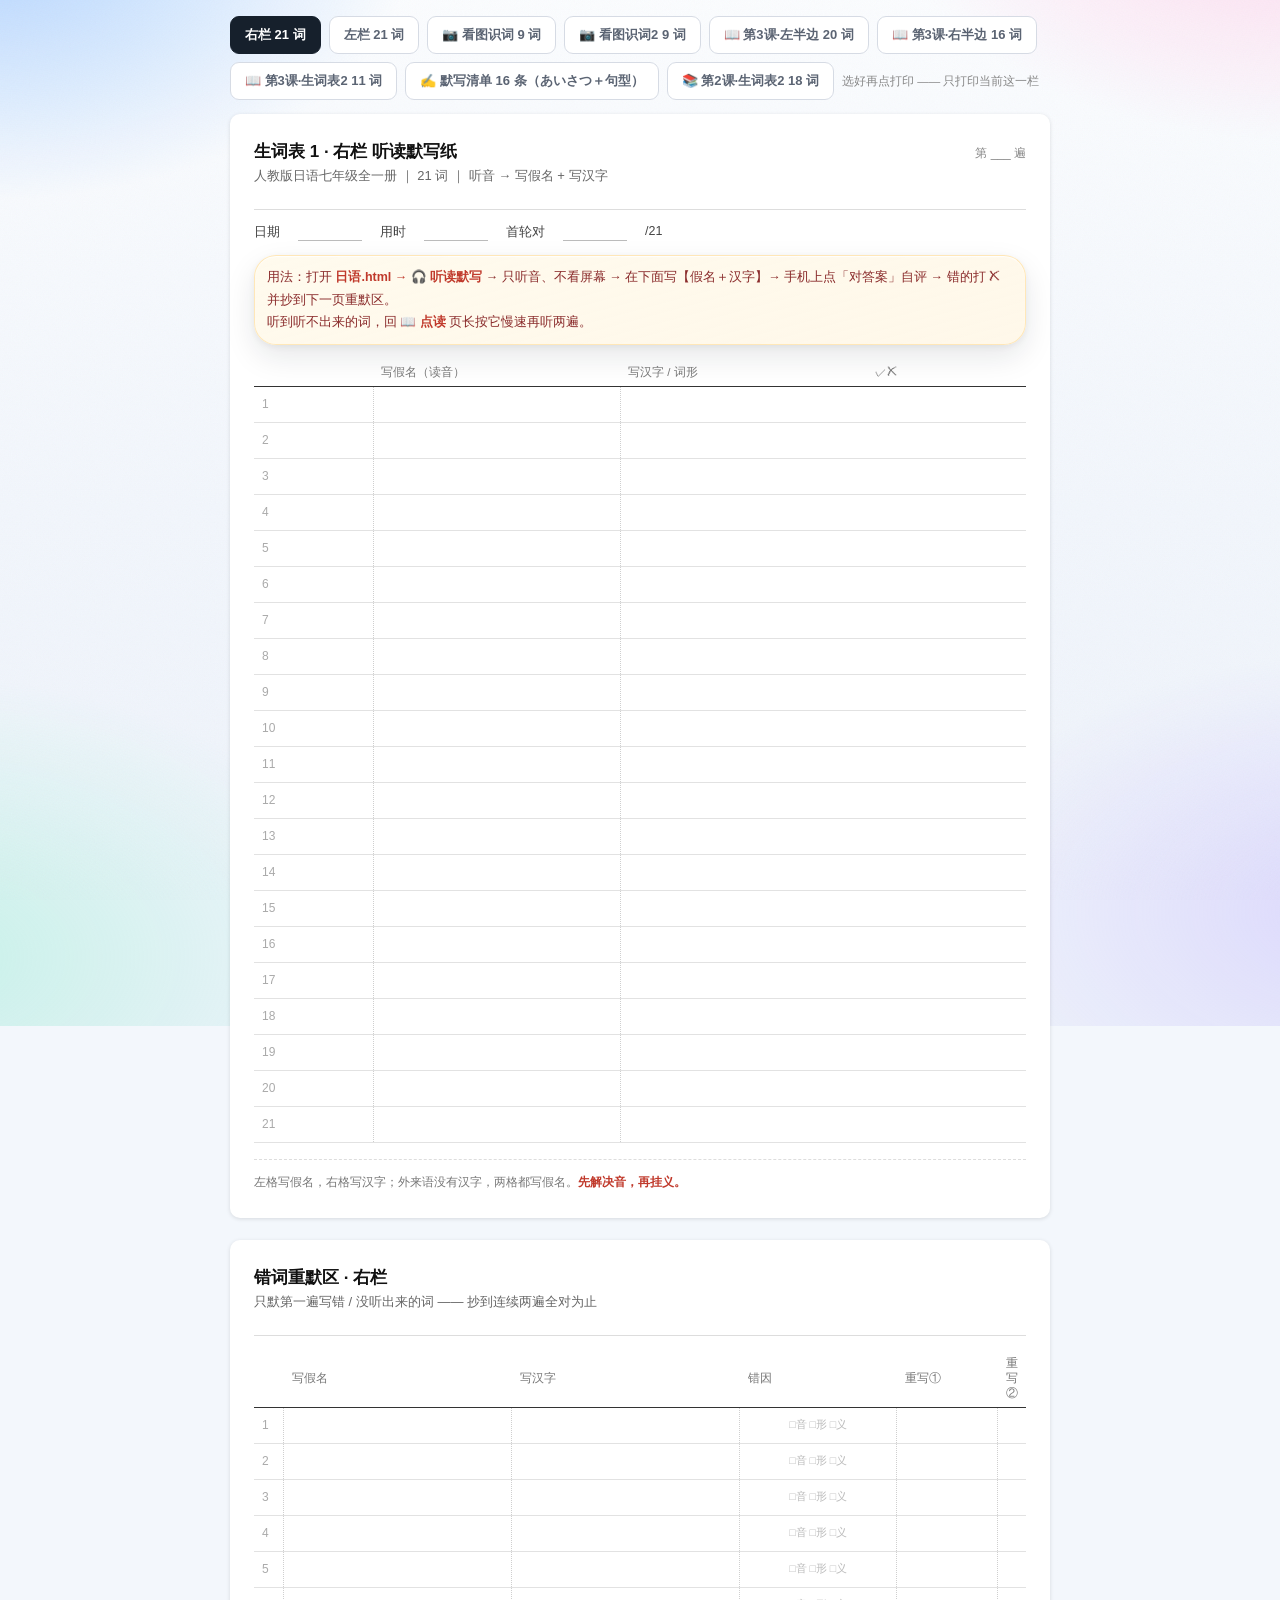
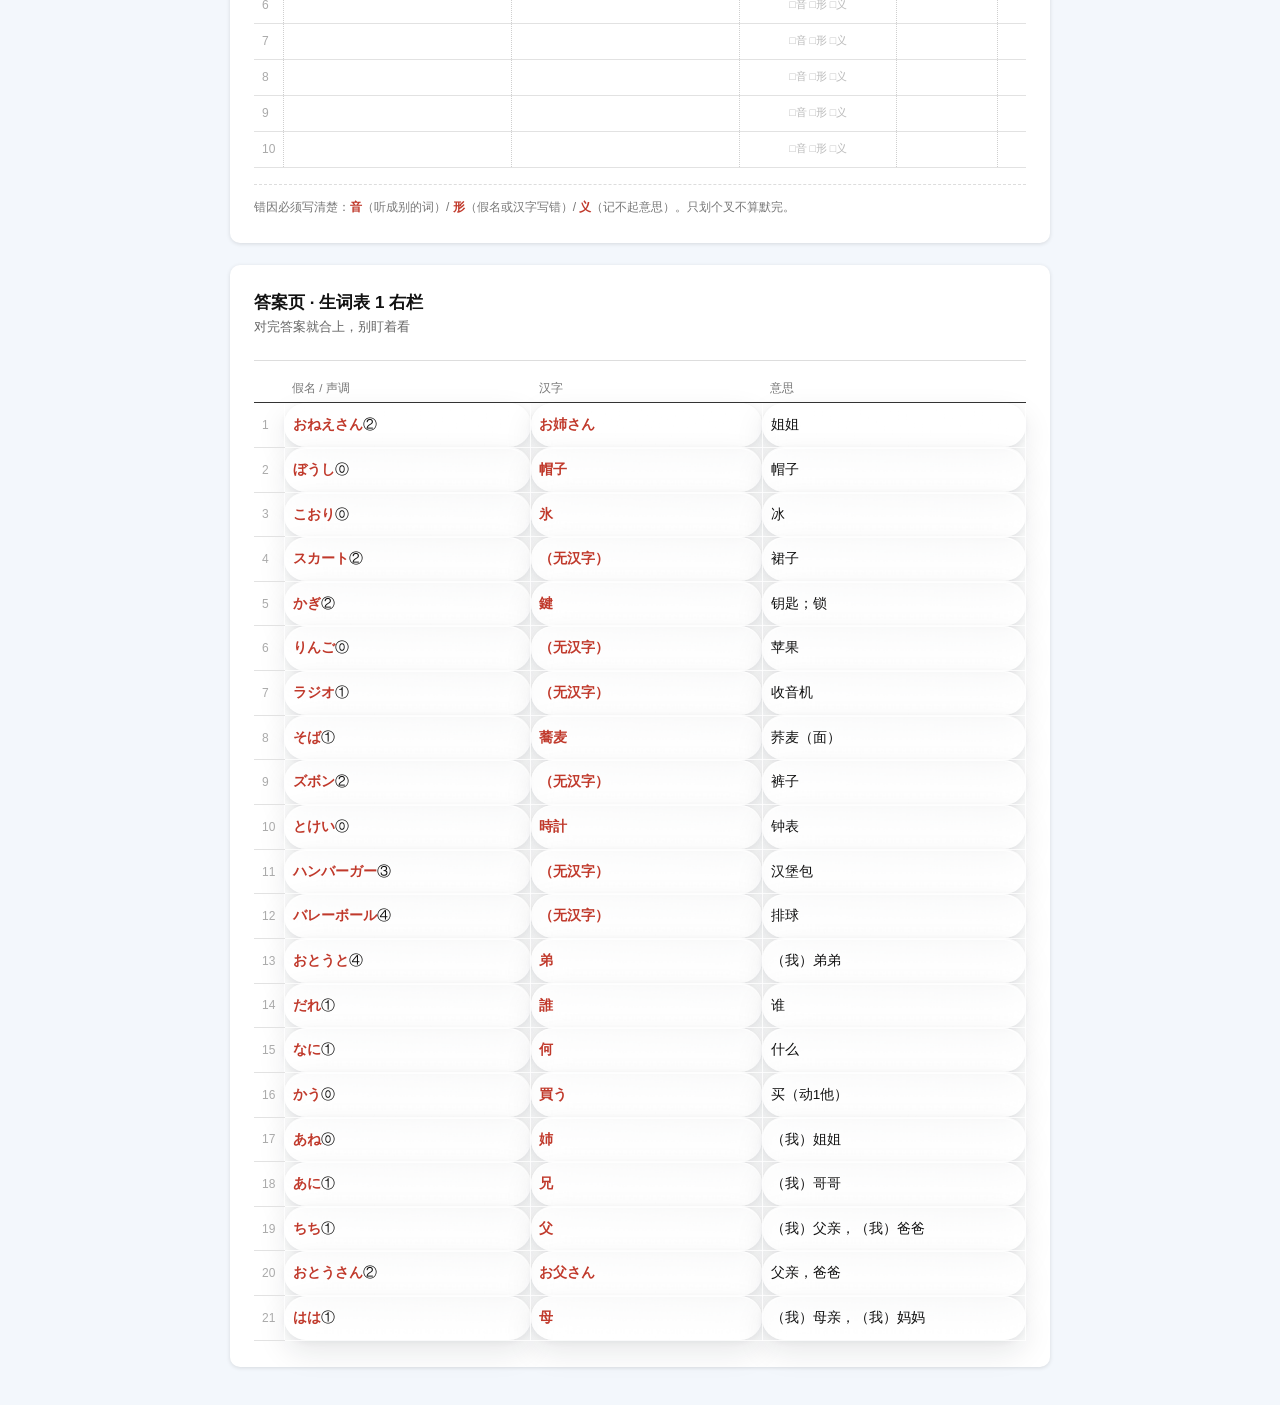
<file: 听读默写纸.html>
<!DOCTYPE html>
<html lang="zh-CN">
<head>
<meta charset="utf-8">
<meta name="viewport" content="width=device-width,initial-scale=1">
<title>日语 听读默写纸</title>
<link rel="stylesheet" href="skin.css?v=2">
<style>
*{box-sizing:border-box}
body{margin:0;background:#f4f4f6;color:#111;font-family:-apple-system,"PingFang SC","Noto Sans JP",sans-serif;padding:16px}
.sheet{background:#fff;max-width:820px;margin:0 auto 22px;padding:26px 24px;border-radius:10px;box-shadow:0 1px 4px rgba(0,0,0,.12)}
h1{font-size:17px;margin:0 0 4px}
h2{font-size:13px;margin:0 0 14px;font-weight:400;color:#666}
.hd{display:flex;justify-content:space-between;align-items:baseline;margin-bottom:14px;border-bottom:1px solid #ddd;padding-bottom:10px}
.hd .tag{font-size:12px;color:#888}
.line{display:flex;gap:18px;font-size:12.5px;color:#444;margin-bottom:14px;flex-wrap:wrap}
.line span{border-bottom:1px solid #bbb;min-width:64px;display:inline-block}
table{width:100%;border-collapse:collapse;font-size:14px}
th{font-size:11.5px;color:#777;font-weight:500;text-align:left;padding:6px 8px;border-bottom:1.5px solid #333}
td{padding:9px 8px;border-bottom:1px solid #e2e2e2;height:36px;vertical-align:middle}
td.no{width:30px;color:#aaa;font-size:12px}
td.zh{width:36%;font-size:14px}
td.w{width:32%;border-left:1px dotted #cfcfcf}
td.hz{width:32%;border-left:1px dotted #cfcfcf}
td.mk{width:40px;text-align:center;color:#bbb}
td.ph{width:104px;padding:6px 8px}
td.ph img{width:96px;display:block;border-radius:5px;border:1px solid #ddd}
.tip{font-size:12px;color:#777;line-height:1.7;margin-top:16px;border-top:1px dashed #ddd;padding-top:12px}
.tip b{color:#c0392b}
.ans{font-size:13.5px;line-height:1.9}
.ans b{color:#c0392b;font-weight:600}
.warn{background:#fff6f6;border:1px solid #f0c9c9;border-radius:8px;padding:10px 12px;font-size:12.5px;line-height:1.8;color:#8a2b2b;margin-bottom:14px}
.warn b{color:#c0392b}
td.why{width:22%;border-left:1px dotted #cfcfcf;color:#bbb;font-size:10.5px;text-align:center}
td.r{width:19%;border-left:1px dotted #cfcfcf}
.bar{max-width:820px;margin:0 auto 14px;display:flex;gap:8px;align-items:center;flex-wrap:wrap}
.bar button{border:1px solid #d6dbe4;background:#fff;color:#5b6473;border-radius:9px;padding:9px 14px;font-size:13px;font-weight:700;font-family:inherit}
.bar button.on{background:#16202c;border-color:#16202c;color:#fff}
.bar span{font-size:11.5px;color:#888}
.hide{display:none}
@media print{
 body{background:#fff;padding:0}
 .sheet{box-shadow:none;border-radius:0;max-width:100%;padding:12mm 10mm;margin:0;page-break-after:always}
 .sheet:last-child{page-break-after:auto}
 .noprint{display:none}
}
@media (max-width:520px){td.zh{font-size:13px}td{height:32px;padding:7px 5px}}
</style>
</head>
<body>

<div class="bar noprint">
  <button data-c="right" class="on">右栏 21 词</button>
  <button data-c="left">左栏 21 词</button>
  <button data-c="pic">📷 看图识词 9 词</button>
  <button data-c="pic2">📷 看图识词2 9 词</button>
  <button data-c="w3l">📖 第3课·左半边 20 词</button>
  <button data-c="w3r">📖 第3课·右半边 16 词</button>
  <button data-c="w3b">📖 第3课·生词表2 11 词</button>
  <button data-c="d16">✍️ 默写清单 16 条（あいさつ＋句型）</button>
  <button data-c="w2">📚 第2课·生词表2 18 词</button>
  <span>选好再点打印 —— 只打印当前这一栏</span>
</div>
<script>
document.querySelectorAll('.bar button').forEach(function(b){
  b.onclick=function(){
    var c=b.getAttribute('data-c');
    document.querySelectorAll('.bar button').forEach(function(x){x.classList.toggle('on',x===b);});
    document.querySelectorAll('.col').forEach(function(el){el.classList.toggle('hide', el.id!=='col-'+c);});
  };
});
</script>
<div class="col" id="col-right">

<div class="sheet">
  <div class="hd">
    <div>
      <h1>生词表 1 · 右栏 听读默写纸</h1>
      <h2>人教版日语七年级全一册 ｜ 21 词 ｜ 听音 → 写假名 + 写汉字</h2>
    </div>
    <div class="tag">第 ___ 遍</div>
  </div>
  <div class="line">日期<span></span> 用时<span></span> 首轮对<span></span>/21</div>
  <div class="warn">
    用法：打开 <b>日语.html → 🎧 听读默写</b> → 只听音、不看屏幕 → 在下面写【假名＋汉字】→ 手机上点「对答案」自评 → 错的打 ✗ 并抄到下一页重默区。<br>听到听不出来的词，回 <b>📖 点读</b> 页长按它慢速再听两遍。
  </div>
  <table>
    <thead><tr><th></th><th>写假名（读音）</th><th>写汉字 / 词形</th><th>✓✗</th></tr></thead>
    <tbody><tr><td class="no">1</td><td class="w"></td><td class="hz"></td><td class="mk"></td></tr>
<tr><td class="no">2</td><td class="w"></td><td class="hz"></td><td class="mk"></td></tr>
<tr><td class="no">3</td><td class="w"></td><td class="hz"></td><td class="mk"></td></tr>
<tr><td class="no">4</td><td class="w"></td><td class="hz"></td><td class="mk"></td></tr>
<tr><td class="no">5</td><td class="w"></td><td class="hz"></td><td class="mk"></td></tr>
<tr><td class="no">6</td><td class="w"></td><td class="hz"></td><td class="mk"></td></tr>
<tr><td class="no">7</td><td class="w"></td><td class="hz"></td><td class="mk"></td></tr>
<tr><td class="no">8</td><td class="w"></td><td class="hz"></td><td class="mk"></td></tr>
<tr><td class="no">9</td><td class="w"></td><td class="hz"></td><td class="mk"></td></tr>
<tr><td class="no">10</td><td class="w"></td><td class="hz"></td><td class="mk"></td></tr>
<tr><td class="no">11</td><td class="w"></td><td class="hz"></td><td class="mk"></td></tr>
<tr><td class="no">12</td><td class="w"></td><td class="hz"></td><td class="mk"></td></tr>
<tr><td class="no">13</td><td class="w"></td><td class="hz"></td><td class="mk"></td></tr>
<tr><td class="no">14</td><td class="w"></td><td class="hz"></td><td class="mk"></td></tr>
<tr><td class="no">15</td><td class="w"></td><td class="hz"></td><td class="mk"></td></tr>
<tr><td class="no">16</td><td class="w"></td><td class="hz"></td><td class="mk"></td></tr>
<tr><td class="no">17</td><td class="w"></td><td class="hz"></td><td class="mk"></td></tr>
<tr><td class="no">18</td><td class="w"></td><td class="hz"></td><td class="mk"></td></tr>
<tr><td class="no">19</td><td class="w"></td><td class="hz"></td><td class="mk"></td></tr>
<tr><td class="no">20</td><td class="w"></td><td class="hz"></td><td class="mk"></td></tr>
<tr><td class="no">21</td><td class="w"></td><td class="hz"></td><td class="mk"></td></tr></tbody>
  </table>
  <div class="tip">左格写假名，右格写汉字；外来语没有汉字，两格都写假名。<b>先解决音，再挂义。</b></div>
</div>

<div class="sheet">
  <div class="hd">
    <div>
      <h1>错词重默区 · 右栏</h1>
      <h2>只默第一遍写错 / 没听出来的词 —— 抄到连续两遍全对为止</h2>
    </div>
  </div>
  <table>
    <thead><tr><th></th><th>写假名</th><th>写汉字</th><th>错因</th><th>重写①</th><th>重写②</th></tr></thead>
    <tbody><tr><td class="no">1</td><td class="w"></td><td class="hz"></td><td class="why">□音 □形 □义</td><td class="r"></td><td class="r"></td></tr>
<tr><td class="no">2</td><td class="w"></td><td class="hz"></td><td class="why">□音 □形 □义</td><td class="r"></td><td class="r"></td></tr>
<tr><td class="no">3</td><td class="w"></td><td class="hz"></td><td class="why">□音 □形 □义</td><td class="r"></td><td class="r"></td></tr>
<tr><td class="no">4</td><td class="w"></td><td class="hz"></td><td class="why">□音 □形 □义</td><td class="r"></td><td class="r"></td></tr>
<tr><td class="no">5</td><td class="w"></td><td class="hz"></td><td class="why">□音 □形 □义</td><td class="r"></td><td class="r"></td></tr>
<tr><td class="no">6</td><td class="w"></td><td class="hz"></td><td class="why">□音 □形 □义</td><td class="r"></td><td class="r"></td></tr>
<tr><td class="no">7</td><td class="w"></td><td class="hz"></td><td class="why">□音 □形 □义</td><td class="r"></td><td class="r"></td></tr>
<tr><td class="no">8</td><td class="w"></td><td class="hz"></td><td class="why">□音 □形 □义</td><td class="r"></td><td class="r"></td></tr>
<tr><td class="no">9</td><td class="w"></td><td class="hz"></td><td class="why">□音 □形 □义</td><td class="r"></td><td class="r"></td></tr>
<tr><td class="no">10</td><td class="w"></td><td class="hz"></td><td class="why">□音 □形 □义</td><td class="r"></td><td class="r"></td></tr></tbody>
  </table>
  <div class="tip">错因必须写清楚：<b>音</b>（听成别的词）/ <b>形</b>（假名或汉字写错）/ <b>义</b>（记不起意思）。只划个叉不算默完。</div>
</div>

<div class="sheet">
  <div class="hd">
    <div>
      <h1>答案页 · 生词表 1 右栏</h1>
      <h2>对完答案就合上，别盯着看</h2>
    </div>
  </div>
  <table>
    <thead><tr><th></th><th>假名 / 声调</th><th>汉字</th><th>意思</th></tr></thead>
    <tbody><tr><td class="no">1</td><td class="ans" style="width:32%"><b>おねえさん</b>②</td><td class="ans" style="width:30%"><b>お姉さん</b></td><td class="ans">姐姐</td></tr>
<tr><td class="no">2</td><td class="ans" style="width:32%"><b>ぼうし</b>⓪</td><td class="ans" style="width:30%"><b>帽子</b></td><td class="ans">帽子</td></tr>
<tr><td class="no">3</td><td class="ans" style="width:32%"><b>こおり</b>⓪</td><td class="ans" style="width:30%"><b>氷</b></td><td class="ans">冰</td></tr>
<tr><td class="no">4</td><td class="ans" style="width:32%"><b>スカート</b>②</td><td class="ans" style="width:30%"><b>（无汉字）</b></td><td class="ans">裙子</td></tr>
<tr><td class="no">5</td><td class="ans" style="width:32%"><b>かぎ</b>②</td><td class="ans" style="width:30%"><b>鍵</b></td><td class="ans">钥匙；锁</td></tr>
<tr><td class="no">6</td><td class="ans" style="width:32%"><b>りんご</b>⓪</td><td class="ans" style="width:30%"><b>（无汉字）</b></td><td class="ans">苹果</td></tr>
<tr><td class="no">7</td><td class="ans" style="width:32%"><b>ラジオ</b>①</td><td class="ans" style="width:30%"><b>（无汉字）</b></td><td class="ans">收音机</td></tr>
<tr><td class="no">8</td><td class="ans" style="width:32%"><b>そば</b>①</td><td class="ans" style="width:30%"><b>蕎麦</b></td><td class="ans">荞麦（面）</td></tr>
<tr><td class="no">9</td><td class="ans" style="width:32%"><b>ズボン</b>②</td><td class="ans" style="width:30%"><b>（无汉字）</b></td><td class="ans">裤子</td></tr>
<tr><td class="no">10</td><td class="ans" style="width:32%"><b>とけい</b>⓪</td><td class="ans" style="width:30%"><b>時計</b></td><td class="ans">钟表</td></tr>
<tr><td class="no">11</td><td class="ans" style="width:32%"><b>ハンバーガー</b>③</td><td class="ans" style="width:30%"><b>（无汉字）</b></td><td class="ans">汉堡包</td></tr>
<tr><td class="no">12</td><td class="ans" style="width:32%"><b>バレーボール</b>④</td><td class="ans" style="width:30%"><b>（无汉字）</b></td><td class="ans">排球</td></tr>
<tr><td class="no">13</td><td class="ans" style="width:32%"><b>おとうと</b>④</td><td class="ans" style="width:30%"><b>弟</b></td><td class="ans">（我）弟弟</td></tr>
<tr><td class="no">14</td><td class="ans" style="width:32%"><b>だれ</b>①</td><td class="ans" style="width:30%"><b>誰</b></td><td class="ans">谁</td></tr>
<tr><td class="no">15</td><td class="ans" style="width:32%"><b>なに</b>①</td><td class="ans" style="width:30%"><b>何</b></td><td class="ans">什么</td></tr>
<tr><td class="no">16</td><td class="ans" style="width:32%"><b>かう</b>⓪</td><td class="ans" style="width:30%"><b>買う</b></td><td class="ans">买（动1他）</td></tr>
<tr><td class="no">17</td><td class="ans" style="width:32%"><b>あね</b>⓪</td><td class="ans" style="width:30%"><b>姉</b></td><td class="ans">（我）姐姐</td></tr>
<tr><td class="no">18</td><td class="ans" style="width:32%"><b>あに</b>①</td><td class="ans" style="width:30%"><b>兄</b></td><td class="ans">（我）哥哥</td></tr>
<tr><td class="no">19</td><td class="ans" style="width:32%"><b>ちち</b>①</td><td class="ans" style="width:30%"><b>父</b></td><td class="ans">（我）父亲，（我）爸爸</td></tr>
<tr><td class="no">20</td><td class="ans" style="width:32%"><b>おとうさん</b>②</td><td class="ans" style="width:30%"><b>お父さん</b></td><td class="ans">父亲，爸爸</td></tr>
<tr><td class="no">21</td><td class="ans" style="width:32%"><b>はは</b>①</td><td class="ans" style="width:30%"><b>母</b></td><td class="ans">（我）母亲，（我）妈妈</td></tr></tbody>
  </table>
</div>

</div>
<div class="col hide" id="col-left">

<div class="sheet">
  <div class="hd">
    <div>
      <h1>生词表 1 · 左栏 听读默写纸</h1>
      <h2>人教版日语七年级全一册 ｜ 21 词 ｜ 听音 → 写假名 + 写汉字</h2>
    </div>
    <div class="tag">第 ___ 遍</div>
  </div>
  <div class="line">日期<span></span> 用时<span></span> 首轮对<span></span>/21</div>
  <div class="warn">
    用法：打开 <b>日语.html → 🎧 听读默写</b> → 只听音、不看屏幕 → 在下面写【假名＋汉字】→ 手机上点「对答案」自评 → 错的打 ✗ 并抄到下一页重默区。<br>听到听不出来的词，回 <b>📖 点读</b> 页长按它慢速再听两遍。
  </div>
  <table>
    <thead><tr><th></th><th>写假名（读音）</th><th>写汉字 / 词形</th><th>✓✗</th></tr></thead>
    <tbody><tr><td class="no">1</td><td class="w"></td><td class="hz"></td><td class="mk"></td></tr>
<tr><td class="no">2</td><td class="w"></td><td class="hz"></td><td class="mk"></td></tr>
<tr><td class="no">3</td><td class="w"></td><td class="hz"></td><td class="mk"></td></tr>
<tr><td class="no">4</td><td class="w"></td><td class="hz"></td><td class="mk"></td></tr>
<tr><td class="no">5</td><td class="w"></td><td class="hz"></td><td class="mk"></td></tr>
<tr><td class="no">6</td><td class="w"></td><td class="hz"></td><td class="mk"></td></tr>
<tr><td class="no">7</td><td class="w"></td><td class="hz"></td><td class="mk"></td></tr>
<tr><td class="no">8</td><td class="w"></td><td class="hz"></td><td class="mk"></td></tr>
<tr><td class="no">9</td><td class="w"></td><td class="hz"></td><td class="mk"></td></tr>
<tr><td class="no">10</td><td class="w"></td><td class="hz"></td><td class="mk"></td></tr>
<tr><td class="no">11</td><td class="w"></td><td class="hz"></td><td class="mk"></td></tr>
<tr><td class="no">12</td><td class="w"></td><td class="hz"></td><td class="mk"></td></tr>
<tr><td class="no">13</td><td class="w"></td><td class="hz"></td><td class="mk"></td></tr>
<tr><td class="no">14</td><td class="w"></td><td class="hz"></td><td class="mk"></td></tr>
<tr><td class="no">15</td><td class="w"></td><td class="hz"></td><td class="mk"></td></tr>
<tr><td class="no">16</td><td class="w"></td><td class="hz"></td><td class="mk"></td></tr>
<tr><td class="no">17</td><td class="w"></td><td class="hz"></td><td class="mk"></td></tr>
<tr><td class="no">18</td><td class="w"></td><td class="hz"></td><td class="mk"></td></tr>
<tr><td class="no">19</td><td class="w"></td><td class="hz"></td><td class="mk"></td></tr>
<tr><td class="no">20</td><td class="w"></td><td class="hz"></td><td class="mk"></td></tr>
<tr><td class="no">21</td><td class="w"></td><td class="hz"></td><td class="mk"></td></tr></tbody>
  </table>
  <div class="tip">左格写假名，右格写汉字；外来语没有汉字，两格都写假名。<b>先解决音，再挂义。</b></div>
</div>

<div class="sheet">
  <div class="hd">
    <div>
      <h1>错词重默区 · 左栏</h1>
      <h2>只默第一遍写错 / 没听出来的词 —— 抄到连续两遍全对为止</h2>
    </div>
  </div>
  <table>
    <thead><tr><th></th><th>写假名</th><th>写汉字</th><th>错因</th><th>重写①</th><th>重写②</th></tr></thead>
    <tbody><tr><td class="no">1</td><td class="w"></td><td class="hz"></td><td class="why">□音 □形 □义</td><td class="r"></td><td class="r"></td></tr>
<tr><td class="no">2</td><td class="w"></td><td class="hz"></td><td class="why">□音 □形 □义</td><td class="r"></td><td class="r"></td></tr>
<tr><td class="no">3</td><td class="w"></td><td class="hz"></td><td class="why">□音 □形 □义</td><td class="r"></td><td class="r"></td></tr>
<tr><td class="no">4</td><td class="w"></td><td class="hz"></td><td class="why">□音 □形 □义</td><td class="r"></td><td class="r"></td></tr>
<tr><td class="no">5</td><td class="w"></td><td class="hz"></td><td class="why">□音 □形 □义</td><td class="r"></td><td class="r"></td></tr>
<tr><td class="no">6</td><td class="w"></td><td class="hz"></td><td class="why">□音 □形 □义</td><td class="r"></td><td class="r"></td></tr>
<tr><td class="no">7</td><td class="w"></td><td class="hz"></td><td class="why">□音 □形 □义</td><td class="r"></td><td class="r"></td></tr>
<tr><td class="no">8</td><td class="w"></td><td class="hz"></td><td class="why">□音 □形 □义</td><td class="r"></td><td class="r"></td></tr>
<tr><td class="no">9</td><td class="w"></td><td class="hz"></td><td class="why">□音 □形 □义</td><td class="r"></td><td class="r"></td></tr>
<tr><td class="no">10</td><td class="w"></td><td class="hz"></td><td class="why">□音 □形 □义</td><td class="r"></td><td class="r"></td></tr></tbody>
  </table>
  <div class="tip">错因必须写清楚：<b>音</b>（听成别的词）/ <b>形</b>（假名或汉字写错）/ <b>义</b>（记不起意思）。只划个叉不算默完。</div>
</div>

<div class="sheet">
  <div class="hd">
    <div>
      <h1>答案页 · 生词表 1 左栏</h1>
      <h2>对完答案就合上，别盯着看</h2>
    </div>
  </div>
  <table>
    <thead><tr><th></th><th>假名 / 声调</th><th>汉字</th><th>意思</th></tr></thead>
    <tbody><tr><td class="no">1</td><td class="ans" style="width:32%"><b>まち</b>②</td><td class="ans" style="width:30%"><b>町</b></td><td class="ans">城镇；街道</td></tr>
<tr><td class="no">2</td><td class="ans" style="width:32%"><b>みち</b>①</td><td class="ans" style="width:30%"><b>道</b></td><td class="ans">道路</td></tr>
<tr><td class="no">3</td><td class="ans" style="width:32%"><b>あめ</b>①</td><td class="ans" style="width:30%"><b>雨</b></td><td class="ans">雨</td></tr>
<tr><td class="no">4</td><td class="ans" style="width:32%"><b>くも</b>①</td><td class="ans" style="width:30%"><b>雲</b></td><td class="ans">云</td></tr>
<tr><td class="no">5</td><td class="ans" style="width:32%"><b>やおや</b>⓪</td><td class="ans" style="width:30%"><b>八百屋</b></td><td class="ans">蔬菜店</td></tr>
<tr><td class="no">6</td><td class="ans" style="width:32%"><b>ゆき</b>②</td><td class="ans" style="width:30%"><b>雪</b></td><td class="ans">雪</td></tr>
<tr><td class="no">7</td><td class="ans" style="width:32%"><b>よる</b>①</td><td class="ans" style="width:30%"><b>夜</b></td><td class="ans">夜晚</td></tr>
<tr><td class="no">8</td><td class="ans" style="width:32%"><b>むら</b>②</td><td class="ans" style="width:30%"><b>村</b></td><td class="ans">村庄</td></tr>
<tr><td class="no">9</td><td class="ans" style="width:32%"><b>くすり</b>⓪</td><td class="ans" style="width:30%"><b>薬</b></td><td class="ans">药</td></tr>
<tr><td class="no">10</td><td class="ans" style="width:32%"><b>ふくろ</b>③</td><td class="ans" style="width:30%"><b>袋</b></td><td class="ans">袋子</td></tr>
<tr><td class="no">11</td><td class="ans" style="width:32%"><b>かわ</b>②</td><td class="ans" style="width:30%"><b>川</b></td><td class="ans">河流</td></tr>
<tr><td class="no">12</td><td class="ans" style="width:32%"><b>レストラン</b>①</td><td class="ans" style="width:30%"><b>（无汉字）</b></td><td class="ans">餐馆</td></tr>
<tr><td class="no">13</td><td class="ans" style="width:32%"><b>いま</b>①</td><td class="ans" style="width:30%"><b>今</b></td><td class="ans">现在</td></tr>
<tr><td class="no">14</td><td class="ans" style="width:32%"><b>どこ</b>①</td><td class="ans" style="width:30%"><b>（无汉字）</b></td><td class="ans">哪里</td></tr>
<tr><td class="no">15</td><td class="ans" style="width:32%"><b>ほん</b>①</td><td class="ans" style="width:30%"><b>本</b></td><td class="ans">书</td></tr>
<tr><td class="no">16</td><td class="ans" style="width:32%"><b>いく</b>⓪</td><td class="ans" style="width:30%"><b>行く</b></td><td class="ans">去（动1自）</td></tr>
<tr><td class="no">17</td><td class="ans" style="width:32%"><b>えき</b>①</td><td class="ans" style="width:30%"><b>駅</b></td><td class="ans">车站</td></tr>
<tr><td class="no">18</td><td class="ans" style="width:32%"><b>おかあさん</b>②</td><td class="ans" style="width:30%"><b>お母さん</b></td><td class="ans">妈妈</td></tr>
<tr><td class="no">19</td><td class="ans" style="width:32%"><b>おにいさん</b>②</td><td class="ans" style="width:30%"><b>お兄さん</b></td><td class="ans">哥哥</td></tr>
<tr><td class="no">20</td><td class="ans" style="width:32%"><b>くうき</b>①</td><td class="ans" style="width:30%"><b>空気</b></td><td class="ans">空气</td></tr>
<tr><td class="no">21</td><td class="ans" style="width:32%"><b>せんせい</b>③</td><td class="ans" style="width:30%"><b>先生</b></td><td class="ans">老师</td></tr></tbody>
  </table>
</div>

</div>
<div class="col hide" id="col-pic">

<div class="sheet">
  <div class="hd">
    <div>
      <h1>看图识词 9 词 · 听读默写纸</h1>
      <h2>人教版日语七年级全一册 ｜ 9 词 ｜ 看图 → 说出 / 写出日语</h2>
    </div>
    <div class="tag">第 ___ 遍</div>
  </div>
  <div class="line">日期<span></span> 用时<span></span> 首轮对<span></span>/9</div>
  <div class="warn">
    用法：打开 <b>日语.html → 🎧 听读默写 → 📷 看图识词</b>（选对应那一组） → 看照片先出声说出日语，再写【假名＋汉字】 → 手机点「对答案」自评 → 错的打 ✗ 抄到下一页重默区。<br>哪张图看不出就回 <b>📖 点读 → 📷 看图识词</b>，点一下那一格听发音。
  </div>
  <table>
    <thead><tr><th></th><th>看图</th><th>写假名（读音）</th><th>写汉字 / 词形</th><th>✓✗</th></tr></thead>
    <tbody><tr><td class="no">1</td><td class="ph"><img src="%E7%9C%8B%E5%9B%BE%E8%AF%86%E8%AF%8D/1_jiaoshi.jpg" alt=""></td><td class="w"></td><td class="hz"></td><td class="mk"></td></tr>
<tr><td class="no">2</td><td class="ph"><img src="%E7%9C%8B%E5%9B%BE%E8%AF%86%E8%AF%8D/2_benkyou.jpg" alt=""></td><td class="w"></td><td class="hz"></td><td class="mk"></td></tr>
<tr><td class="no">3</td><td class="ph"><img src="%E7%9C%8B%E5%9B%BE%E8%AF%86%E8%AF%8D/3_jugyou.jpg" alt=""></td><td class="w"></td><td class="hz"></td><td class="mk"></td></tr>
<tr><td class="no">4</td><td class="ph"><img src="%E7%9C%8B%E5%9B%BE%E8%AF%86%E8%AF%8D/4_toshokan.jpg" alt=""></td><td class="w"></td><td class="hz"></td><td class="mk"></td></tr>
<tr><td class="no">5</td><td class="ph"><img src="%E7%9C%8B%E5%9B%BE%E8%AF%86%E8%AF%8D/5_renshuu.jpg" alt=""></td><td class="w"></td><td class="hz"></td><td class="mk"></td></tr>
<tr><td class="no">6</td><td class="ph"><img src="%E7%9C%8B%E5%9B%BE%E8%AF%86%E8%AF%8D/6_bujutsu.jpg" alt=""></td><td class="w"></td><td class="hz"></td><td class="mk"></td></tr>
<tr><td class="no">7</td><td class="ph"><img src="%E7%9C%8B%E5%9B%BE%E8%AF%86%E8%AF%8D/7_isha.jpg" alt=""></td><td class="w"></td><td class="hz"></td><td class="mk"></td></tr>
<tr><td class="no">8</td><td class="ph"><img src="%E7%9C%8B%E5%9B%BE%E8%AF%86%E8%AF%8D/8_byouin.jpg" alt=""></td><td class="w"></td><td class="hz"></td><td class="mk"></td></tr>
<tr><td class="no">9</td><td class="ph"><img src="%E7%9C%8B%E5%9B%BE%E8%AF%86%E8%AF%8D/9_chuuka.jpg" alt=""></td><td class="w"></td><td class="hz"></td><td class="mk"></td></tr></tbody>
  </table>
  <div class="tip">左格写假名，右格写汉字；外来语没有汉字，两格都写假名。<b>先解决音，再挂义。</b></div>
</div>

<div class="sheet">
  <div class="hd">
    <div>
      <h1>错词重默区 · 📷 看图识词 9 词</h1>
      <h2>只默第一遍写错 / 没听出来的词 —— 抄到连续两遍全对为止</h2>
    </div>
  </div>
  <table>
    <thead><tr><th></th><th>写假名</th><th>写汉字</th><th>错因</th><th>重写①</th><th>重写②</th></tr></thead>
    <tbody><tr><td class="no">1</td><td class="w"></td><td class="hz"></td><td class="why">□音 □形 □义</td><td class="r"></td><td class="r"></td></tr>
<tr><td class="no">2</td><td class="w"></td><td class="hz"></td><td class="why">□音 □形 □义</td><td class="r"></td><td class="r"></td></tr>
<tr><td class="no">3</td><td class="w"></td><td class="hz"></td><td class="why">□音 □形 □义</td><td class="r"></td><td class="r"></td></tr>
<tr><td class="no">4</td><td class="w"></td><td class="hz"></td><td class="why">□音 □形 □义</td><td class="r"></td><td class="r"></td></tr>
<tr><td class="no">5</td><td class="w"></td><td class="hz"></td><td class="why">□音 □形 □义</td><td class="r"></td><td class="r"></td></tr>
<tr><td class="no">6</td><td class="w"></td><td class="hz"></td><td class="why">□音 □形 □义</td><td class="r"></td><td class="r"></td></tr>
<tr><td class="no">7</td><td class="w"></td><td class="hz"></td><td class="why">□音 □形 □义</td><td class="r"></td><td class="r"></td></tr>
<tr><td class="no">8</td><td class="w"></td><td class="hz"></td><td class="why">□音 □形 □义</td><td class="r"></td><td class="r"></td></tr>
<tr><td class="no">9</td><td class="w"></td><td class="hz"></td><td class="why">□音 □形 □义</td><td class="r"></td><td class="r"></td></tr>
<tr><td class="no">10</td><td class="w"></td><td class="hz"></td><td class="why">□音 □形 □义</td><td class="r"></td><td class="r"></td></tr></tbody>
  </table>
  <div class="tip">错因必须写清楚：<b>音</b>（听成别的词）/ <b>形</b>（假名或汉字写错）/ <b>义</b>（记不起意思）。只划个叉不算默完。</div>
</div>

<div class="sheet">
  <div class="hd">
    <div>
      <h1>答案页 · 📷 看图识词 9 词</h1>
      <h2>对完答案就合上，别盯着看</h2>
    </div>
  </div>
  <table>
    <thead><tr><th></th><th>假名 / 声调</th><th>汉字</th><th>意思</th></tr></thead>
    <tbody><tr><td class="no">1</td><td class="ans" style="width:32%"><b>きょうしつ</b>⓪</td><td class="ans" style="width:30%"><b>教室</b></td><td class="ans">教室</td></tr>
<tr><td class="no">2</td><td class="ans" style="width:32%"><b>べんきょう</b>⓪</td><td class="ans" style="width:30%"><b>勉強</b></td><td class="ans">学习；用功</td></tr>
<tr><td class="no">3</td><td class="ans" style="width:32%"><b>じゅぎょう</b>①</td><td class="ans" style="width:30%"><b>授業</b></td><td class="ans">课；上课</td></tr>
<tr><td class="no">4</td><td class="ans" style="width:32%"><b>としょかん</b>②</td><td class="ans" style="width:30%"><b>図書館</b></td><td class="ans">图书馆</td></tr>
<tr><td class="no">5</td><td class="ans" style="width:32%"><b>れんしゅう</b>⓪</td><td class="ans" style="width:30%"><b>練習</b></td><td class="ans">练习</td></tr>
<tr><td class="no">6</td><td class="ans" style="width:32%"><b>ぶじゅつ</b>①</td><td class="ans" style="width:30%"><b>武術</b></td><td class="ans">武术</td></tr>
<tr><td class="no">7</td><td class="ans" style="width:32%"><b>いしゃ</b>⓪</td><td class="ans" style="width:30%"><b>医者</b></td><td class="ans">医生</td></tr>
<tr><td class="no">8</td><td class="ans" style="width:32%"><b>びょういん</b>⓪</td><td class="ans" style="width:30%"><b>病院</b></td><td class="ans">医院</td></tr>
<tr><td class="no">9</td><td class="ans" style="width:32%"><b>ちゅうかりょうり</b>④</td><td class="ans" style="width:30%"><b>中華料理</b></td><td class="ans">中国菜</td></tr></tbody>
  </table>
</div>

</div>
<div class="col hide" id="col-pic2">

<div class="sheet">
  <div class="hd">
    <div>
      <h1>看图识词2 9 词 · 听读默写纸</h1>
      <h2>人教版日语七年级全一册 ｜ 9 词 ｜ 看图 → 说出 / 写出日语</h2>
    </div>
    <div class="tag">第 ___ 遍</div>
  </div>
  <div class="line">日期<span></span> 用时<span></span> 首轮对<span></span>/9</div>
  <div class="warn">
    用法：打开 <b>日语.html → 🎧 听读默写 → 📷 看图识词</b>（选对应那一组） → 看照片先出声说出日语，再写【假名＋汉字】 → 手机点「对答案」自评 → 错的打 ✗ 抄到下一页重默区。<br>哪张图看不出就回 <b>📖 点读 → 📷 看图识词</b>，点一下那一格听发音。
  </div>
  <table>
    <thead><tr><th></th><th>看图</th><th>写假名（读音）</th><th>写汉字 / 词形</th><th>✓✗</th></tr></thead>
    <tbody><tr><td class="no">1</td><td class="ph"><img src="%E7%9C%8B%E5%9B%BE%E8%AF%86%E8%AF%8D2/1_panda.jpg" alt=""></td><td class="w"></td><td class="hz"></td><td class="mk"></td></tr>
<tr><td class="no">2</td><td class="ph"><img src="%E7%9C%8B%E5%9B%BE%E8%AF%86%E8%AF%8D2/2_enpitsu.jpg" alt=""></td><td class="w"></td><td class="hz"></td><td class="mk"></td></tr>
<tr><td class="no">3</td><td class="ph"><img src="%E7%9C%8B%E5%9B%BE%E8%AF%86%E8%AF%8D2/3_koppu.jpg" alt=""></td><td class="w"></td><td class="hz"></td><td class="mk"></td></tr>
<tr><td class="no">4</td><td class="ph"><img src="%E7%9C%8B%E5%9B%BE%E8%AF%86%E8%AF%8D2/4_robot.jpg" alt=""></td><td class="w"></td><td class="hz"></td><td class="mk"></td></tr>
<tr><td class="no">5</td><td class="ph"><img src="%E7%9C%8B%E5%9B%BE%E8%AF%86%E8%AF%8D2/5_nikki.jpg" alt=""></td><td class="w"></td><td class="hz"></td><td class="mk"></td></tr>
<tr><td class="no">6</td><td class="ph"><img src="%E7%9C%8B%E5%9B%BE%E8%AF%86%E8%AF%8D2/6_zasshi.jpg" alt=""></td><td class="w"></td><td class="hz"></td><td class="mk"></td></tr>
<tr><td class="no">7</td><td class="ph"><img src="%E7%9C%8B%E5%9B%BE%E8%AF%86%E8%AF%8D2/7_kitte.jpg" alt=""></td><td class="w"></td><td class="hz"></td><td class="mk"></td></tr>
<tr><td class="no">8</td><td class="ph"><img src="%E7%9C%8B%E5%9B%BE%E8%AF%86%E8%AF%8D2/8_sand.jpg" alt=""></td><td class="w"></td><td class="hz"></td><td class="mk"></td></tr>
<tr><td class="no">9</td><td class="ph"><img src="%E7%9C%8B%E5%9B%BE%E8%AF%86%E8%AF%8D2/9_beddo.jpg" alt=""></td><td class="w"></td><td class="hz"></td><td class="mk"></td></tr></tbody>
  </table>
  <div class="tip">左格写假名，右格写汉字；外来语没有汉字，两格都写假名。<b>先解决音，再挂义。</b></div>
</div>

<div class="sheet">
  <div class="hd">
    <div>
      <h1>错词重默区 · 📷 看图识词2 9 词</h1>
      <h2>只默第一遍写错 / 没听出来的词 —— 抄到连续两遍全对为止</h2>
    </div>
  </div>
  <table>
    <thead><tr><th></th><th>写假名</th><th>写汉字</th><th>错因</th><th>重写①</th><th>重写②</th></tr></thead>
    <tbody><tr><td class="no">1</td><td class="w"></td><td class="hz"></td><td class="why">□音 □形 □义</td><td class="r"></td><td class="r"></td></tr>
<tr><td class="no">2</td><td class="w"></td><td class="hz"></td><td class="why">□音 □形 □义</td><td class="r"></td><td class="r"></td></tr>
<tr><td class="no">3</td><td class="w"></td><td class="hz"></td><td class="why">□音 □形 □义</td><td class="r"></td><td class="r"></td></tr>
<tr><td class="no">4</td><td class="w"></td><td class="hz"></td><td class="why">□音 □形 □义</td><td class="r"></td><td class="r"></td></tr>
<tr><td class="no">5</td><td class="w"></td><td class="hz"></td><td class="why">□音 □形 □义</td><td class="r"></td><td class="r"></td></tr>
<tr><td class="no">6</td><td class="w"></td><td class="hz"></td><td class="why">□音 □形 □义</td><td class="r"></td><td class="r"></td></tr>
<tr><td class="no">7</td><td class="w"></td><td class="hz"></td><td class="why">□音 □形 □义</td><td class="r"></td><td class="r"></td></tr>
<tr><td class="no">8</td><td class="w"></td><td class="hz"></td><td class="why">□音 □形 □义</td><td class="r"></td><td class="r"></td></tr>
<tr><td class="no">9</td><td class="w"></td><td class="hz"></td><td class="why">□音 □形 □义</td><td class="r"></td><td class="r"></td></tr>
<tr><td class="no">10</td><td class="w"></td><td class="hz"></td><td class="why">□音 □形 □义</td><td class="r"></td><td class="r"></td></tr></tbody>
  </table>
  <div class="tip">错因必须写清楚：<b>音</b>（听成别的词）/ <b>形</b>（假名或汉字写错）/ <b>义</b>（记不起意思）。只划个叉不算默完。</div>
</div>

<div class="sheet">
  <div class="hd">
    <div>
      <h1>答案页 · 📷 看图识词2 9 词</h1>
      <h2>对完答案就合上，别盯着看</h2>
    </div>
  </div>
  <table>
    <thead><tr><th></th><th>假名 / 声调</th><th>汉字</th><th>意思</th></tr></thead>
    <tbody><tr><td class="no">1</td><td class="ans" style="width:32%"><b>パンダ</b>①</td><td class="ans" style="width:30%"><b>（无汉字）</b></td><td class="ans">熊猫</td></tr>
<tr><td class="no">2</td><td class="ans" style="width:32%"><b>えんぴつ</b>⓪</td><td class="ans" style="width:30%"><b>鉛筆</b></td><td class="ans">铅笔</td></tr>
<tr><td class="no">3</td><td class="ans" style="width:32%"><b>コップ</b>⓪</td><td class="ans" style="width:30%"><b>（无汉字）</b></td><td class="ans">杯子</td></tr>
<tr><td class="no">4</td><td class="ans" style="width:32%"><b>ロボット</b>②</td><td class="ans" style="width:30%"><b>（无汉字）</b></td><td class="ans">机器人</td></tr>
<tr><td class="no">5</td><td class="ans" style="width:32%"><b>にっき</b>⓪</td><td class="ans" style="width:30%"><b>日記</b></td><td class="ans">日记</td></tr>
<tr><td class="no">6</td><td class="ans" style="width:32%"><b>ざっし</b>⓪</td><td class="ans" style="width:30%"><b>雑誌</b></td><td class="ans">杂志</td></tr>
<tr><td class="no">7</td><td class="ans" style="width:32%"><b>きって</b>⓪</td><td class="ans" style="width:30%"><b>切手</b></td><td class="ans">邮票</td></tr>
<tr><td class="no">8</td><td class="ans" style="width:32%"><b>サンドイッチ</b>④</td><td class="ans" style="width:30%"><b>（无汉字）</b></td><td class="ans">三明治</td></tr>
<tr><td class="no">9</td><td class="ans" style="width:32%"><b>ベッド</b>⓪</td><td class="ans" style="width:30%"><b>（无汉字）</b></td><td class="ans">床</td></tr></tbody>
  </table>
</div>

</div>
<div class="col hide" id="col-w2">

<div class="sheet">
  <div class="hd">
    <div>
      <h1>第2课·生词表2 听读默写纸</h1>
      <h2>人教版日语七年级全一册 ｜ 18 词 ｜ 听音 → 写假名 + 写汉字</h2>
    </div>
    <div class="tag">第 ___ 遍</div>
  </div>
  <div class="line">日期<span></span> 用时<span></span> 首轮对<span></span>/18</div>
  <div class="warn">
    用法：打开 <b>日语.html → 🎧 听读默写</b> → 只听音、不看屏幕 → 在下面写【假名＋汉字】→ 手机上点「对答案」自评 → 错的打 ✗ 并抄到下一页重默区。<br>听到听不出来的词，回 <b>📖 点读</b> 页长按它慢速再听两遍。
  </div>
  <table>
    <thead><tr><th></th><th>写假名（读音）</th><th>写汉字 / 词形</th><th>✓✗</th></tr></thead>
    <tbody><tr><td class="no">1</td><td class="w"></td><td class="hz"></td><td class="mk"></td></tr>
<tr><td class="no">2</td><td class="w"></td><td class="hz"></td><td class="mk"></td></tr>
<tr><td class="no">3</td><td class="w"></td><td class="hz"></td><td class="mk"></td></tr>
<tr><td class="no">4</td><td class="w"></td><td class="hz"></td><td class="mk"></td></tr>
<tr><td class="no">5</td><td class="w"></td><td class="hz"></td><td class="mk"></td></tr>
<tr><td class="no">6</td><td class="w"></td><td class="hz"></td><td class="mk"></td></tr>
<tr><td class="no">7</td><td class="w"></td><td class="hz"></td><td class="mk"></td></tr>
<tr><td class="no">8</td><td class="w"></td><td class="hz"></td><td class="mk"></td></tr>
<tr><td class="no">9</td><td class="w"></td><td class="hz"></td><td class="mk"></td></tr>
<tr><td class="no">10</td><td class="w"></td><td class="hz"></td><td class="mk"></td></tr>
<tr><td class="no">11</td><td class="w"></td><td class="hz"></td><td class="mk"></td></tr>
<tr><td class="no">12</td><td class="w"></td><td class="hz"></td><td class="mk"></td></tr>
<tr><td class="no">13</td><td class="w"></td><td class="hz"></td><td class="mk"></td></tr>
<tr><td class="no">14</td><td class="w"></td><td class="hz"></td><td class="mk"></td></tr>
<tr><td class="no">15</td><td class="w"></td><td class="hz"></td><td class="mk"></td></tr>
<tr><td class="no">16</td><td class="w"></td><td class="hz"></td><td class="mk"></td></tr>
<tr><td class="no">17</td><td class="w"></td><td class="hz"></td><td class="mk"></td></tr>
<tr><td class="no">18</td><td class="w"></td><td class="hz"></td><td class="mk"></td></tr></tbody>
  </table>
  <div class="tip">左格写假名，右格写汉字；外来语没有汉字，两格都写假名。<b>先解决音，再挂义。</b></div>
</div>

<div class="sheet">
  <div class="hd">
    <div>
      <h1>错词重默区 · 第2课·生词表2</h1>
      <h2>只默第一遍写错 / 没听出来的词 —— 抄到连续两遍全对为止</h2>
    </div>
  </div>
  <table>
    <thead><tr><th></th><th>写假名</th><th>写汉字</th><th>错因</th><th>重写①</th><th>重写②</th></tr></thead>
    <tbody><tr><td class="no">1</td><td class="w"></td><td class="hz"></td><td class="why">□音 □形 □义</td><td class="r"></td><td class="r"></td></tr>
<tr><td class="no">2</td><td class="w"></td><td class="hz"></td><td class="why">□音 □形 □义</td><td class="r"></td><td class="r"></td></tr>
<tr><td class="no">3</td><td class="w"></td><td class="hz"></td><td class="why">□音 □形 □义</td><td class="r"></td><td class="r"></td></tr>
<tr><td class="no">4</td><td class="w"></td><td class="hz"></td><td class="why">□音 □形 □义</td><td class="r"></td><td class="r"></td></tr>
<tr><td class="no">5</td><td class="w"></td><td class="hz"></td><td class="why">□音 □形 □义</td><td class="r"></td><td class="r"></td></tr>
<tr><td class="no">6</td><td class="w"></td><td class="hz"></td><td class="why">□音 □形 □义</td><td class="r"></td><td class="r"></td></tr>
<tr><td class="no">7</td><td class="w"></td><td class="hz"></td><td class="why">□音 □形 □义</td><td class="r"></td><td class="r"></td></tr>
<tr><td class="no">8</td><td class="w"></td><td class="hz"></td><td class="why">□音 □形 □义</td><td class="r"></td><td class="r"></td></tr>
<tr><td class="no">9</td><td class="w"></td><td class="hz"></td><td class="why">□音 □形 □义</td><td class="r"></td><td class="r"></td></tr>
<tr><td class="no">10</td><td class="w"></td><td class="hz"></td><td class="why">□音 □形 □义</td><td class="r"></td><td class="r"></td></tr></tbody>
  </table>
  <div class="tip">错因必须写清楚：<b>音</b>（听成别的词）/ <b>形</b>（假名或汉字写错）/ <b>义</b>（记不起意思）。只划个叉不算默完。</div>
</div>

<div class="sheet">
  <div class="hd">
    <div>
      <h1>答案页 · 第2课·生词表2</h1>
      <h2>对完答案就合上，别盯着看</h2>
    </div>
  </div>
  <table>
    <thead><tr><th></th><th>假名 / 声调</th><th>汉字</th><th>意思</th></tr></thead>
    <tbody><tr><td class="no">1</td><td class="ans" style="width:32%"><b>せいと</b>①</td><td class="ans" style="width:30%"><b>生徒</b></td><td class="ans">（初高中）学生</td></tr>
<tr><td class="no">2</td><td class="ans" style="width:32%"><b>むすめ</b>③</td><td class="ans" style="width:30%"><b>娘</b></td><td class="ans">女儿</td></tr>
<tr><td class="no">3</td><td class="ans" style="width:32%"><b>ケーキ</b>①</td><td class="ans" style="width:30%"><b>（无汉字）</b></td><td class="ans">西式蛋糕</td></tr>
<tr><td class="no">4</td><td class="ans" style="width:32%"><b>めがね</b>①</td><td class="ans" style="width:30%"><b>眼鏡</b></td><td class="ans">眼镜</td></tr>
<tr><td class="no">5</td><td class="ans" style="width:32%"><b>こうえん</b>⓪</td><td class="ans" style="width:30%"><b>公園</b></td><td class="ans">公园</td></tr>
<tr><td class="no">6</td><td class="ans" style="width:32%"><b>みせ</b>②</td><td class="ans" style="width:30%"><b>店</b></td><td class="ans">店铺，商店</td></tr>
<tr><td class="no">7</td><td class="ans" style="width:32%"><b>てんしん</b>①</td><td class="ans" style="width:30%"><b>天津</b></td><td class="ans">天津</td></tr>
<tr><td class="no">8</td><td class="ans" style="width:32%"><b>かばん</b>⓪</td><td class="ans" style="width:30%"><b>（无汉字）</b></td><td class="ans">手提包，书包</td></tr>
<tr><td class="no">9</td><td class="ans" style="width:32%"><b>かれ</b>①</td><td class="ans" style="width:30%"><b>彼</b></td><td class="ans">他</td></tr>
<tr><td class="no">10</td><td class="ans" style="width:32%"><b>タオル</b>①</td><td class="ans" style="width:30%"><b>（无汉字）</b></td><td class="ans">毛巾</td></tr>
<tr><td class="no">11</td><td class="ans" style="width:32%"><b>にほんご</b>⓪</td><td class="ans" style="width:30%"><b>日本語</b></td><td class="ans">日语，日文</td></tr>
<tr><td class="no">12</td><td class="ans" style="width:32%"><b>ちず</b>①</td><td class="ans" style="width:30%"><b>地図</b></td><td class="ans">地图</td></tr>
<tr><td class="no">13</td><td class="ans" style="width:32%"><b>おじいさん</b>②</td><td class="ans" style="width:30%"><b>（无汉字）</b></td><td class="ans">祖父，外祖父（敬称）</td></tr>
<tr><td class="no">14</td><td class="ans" style="width:32%"><b>そふ</b>①</td><td class="ans" style="width:30%"><b>祖父</b></td><td class="ans">（我）祖父，（我）外祖父</td></tr>
<tr><td class="no">15</td><td class="ans" style="width:32%"><b>おばあさん</b>②</td><td class="ans" style="width:30%"><b>（无汉字）</b></td><td class="ans">祖母，外祖母（敬称）</td></tr>
<tr><td class="no">16</td><td class="ans" style="width:32%"><b>そぼ</b>①</td><td class="ans" style="width:30%"><b>祖母</b></td><td class="ans">（我）祖母，（我）外祖母</td></tr>
<tr><td class="no">17</td><td class="ans" style="width:32%"><b>わたし</b>⓪</td><td class="ans" style="width:30%"><b>（无汉字）</b></td><td class="ans">我</td></tr>
<tr><td class="no">18</td><td class="ans" style="width:32%"><b>いもうと</b>④</td><td class="ans" style="width:30%"><b>妹</b></td><td class="ans">（我）妹妹</td></tr></tbody>
  </table>
</div>

</div>
<div class="col hide" id="col-w3l">

<div class="sheet">
  <div class="hd">
    <div>
      <h1>📖 第3课·左半边 20 词 听读默写纸</h1>
      <h2>人教版日语七年级全一册 ｜ 20 词 ｜ 听音 → 写假名 + 写汉字</h2>
    </div>
    <div class="tag">第 ___ 遍</div>
  </div>
  <div class="line">日期<span></span> 用时<span></span> 首轮对<span></span>/20</div>
  <div class="warn">
    用法：打开 <b>日语.html → 🎧 听读默写</b> → 只听音、不看屏幕 → 在下面写【假名＋汉字】→ 手机上点「对答案」自评 → 错的打 ✗ 并抄到下一页重默区。<br>听到听不出来的词，回 <b>📖 点读</b> 页长按它慢速再听两遍。
  </div>
  <table>
    <thead><tr><th></th><th>写假名（读音）</th><th>写汉字 / 词形</th><th>✓✗</th></tr></thead>
    <tbody><tr><td class="no">1</td><td class="w"></td><td class="hz"></td><td class="mk"></td></tr>
<tr><td class="no">2</td><td class="w"></td><td class="hz"></td><td class="mk"></td></tr>
<tr><td class="no">3</td><td class="w"></td><td class="hz"></td><td class="mk"></td></tr>
<tr><td class="no">4</td><td class="w"></td><td class="hz"></td><td class="mk"></td></tr>
<tr><td class="no">5</td><td class="w"></td><td class="hz"></td><td class="mk"></td></tr>
<tr><td class="no">6</td><td class="w"></td><td class="hz"></td><td class="mk"></td></tr>
<tr><td class="no">7</td><td class="w"></td><td class="hz"></td><td class="mk"></td></tr>
<tr><td class="no">8</td><td class="w"></td><td class="hz"></td><td class="mk"></td></tr>
<tr><td class="no">9</td><td class="w"></td><td class="hz"></td><td class="mk"></td></tr>
<tr><td class="no">10</td><td class="w"></td><td class="hz"></td><td class="mk"></td></tr>
<tr><td class="no">11</td><td class="w"></td><td class="hz"></td><td class="mk"></td></tr>
<tr><td class="no">12</td><td class="w"></td><td class="hz"></td><td class="mk"></td></tr>
<tr><td class="no">13</td><td class="w"></td><td class="hz"></td><td class="mk"></td></tr>
<tr><td class="no">14</td><td class="w"></td><td class="hz"></td><td class="mk"></td></tr>
<tr><td class="no">15</td><td class="w"></td><td class="hz"></td><td class="mk"></td></tr>
<tr><td class="no">16</td><td class="w"></td><td class="hz"></td><td class="mk"></td></tr>
<tr><td class="no">17</td><td class="w"></td><td class="hz"></td><td class="mk"></td></tr>
<tr><td class="no">18</td><td class="w"></td><td class="hz"></td><td class="mk"></td></tr>
<tr><td class="no">19</td><td class="w"></td><td class="hz"></td><td class="mk"></td></tr>
<tr><td class="no">20</td><td class="w"></td><td class="hz"></td><td class="mk"></td></tr></tbody>
  </table>
  <div class="tip">左格写假名，右格写汉字；外来语没有汉字，两格都写假名。<b>先解决音，再挂义。</b></div>
</div>

<div class="sheet">
  <div class="hd">
    <div>
      <h1>错词重默区 · 📖 第3课·左半边 20 词</h1>
      <h2>只默第一遍写错 / 没听出来的词 —— 抄到连续两遍全对为止</h2>
    </div>
  </div>
  <table>
    <thead><tr><th></th><th>写假名</th><th>写汉字</th><th>错因</th><th>重写①</th><th>重写②</th></tr></thead>
    <tbody><tr><td class="no">1</td><td class="w"></td><td class="hz"></td><td class="why">□音 □形 □义</td><td class="r"></td><td class="r"></td></tr>
<tr><td class="no">2</td><td class="w"></td><td class="hz"></td><td class="why">□音 □形 □义</td><td class="r"></td><td class="r"></td></tr>
<tr><td class="no">3</td><td class="w"></td><td class="hz"></td><td class="why">□音 □形 □义</td><td class="r"></td><td class="r"></td></tr>
<tr><td class="no">4</td><td class="w"></td><td class="hz"></td><td class="why">□音 □形 □义</td><td class="r"></td><td class="r"></td></tr>
<tr><td class="no">5</td><td class="w"></td><td class="hz"></td><td class="why">□音 □形 □义</td><td class="r"></td><td class="r"></td></tr>
<tr><td class="no">6</td><td class="w"></td><td class="hz"></td><td class="why">□音 □形 □义</td><td class="r"></td><td class="r"></td></tr>
<tr><td class="no">7</td><td class="w"></td><td class="hz"></td><td class="why">□音 □形 □义</td><td class="r"></td><td class="r"></td></tr>
<tr><td class="no">8</td><td class="w"></td><td class="hz"></td><td class="why">□音 □形 □义</td><td class="r"></td><td class="r"></td></tr>
<tr><td class="no">9</td><td class="w"></td><td class="hz"></td><td class="why">□音 □形 □义</td><td class="r"></td><td class="r"></td></tr>
<tr><td class="no">10</td><td class="w"></td><td class="hz"></td><td class="why">□音 □形 □义</td><td class="r"></td><td class="r"></td></tr></tbody>
  </table>
  <div class="tip">错因必须写清楚：<b>音</b>（听成别的词）/ <b>形</b>（假名或汉字写错）/ <b>义</b>（记不起意思）。只划个叉不算默完。</div>
</div>

<div class="sheet">
  <div class="hd">
    <div>
      <h1>答案页 · 📖 第3课·左半边 20 词</h1>
      <h2>对完答案就合上，别盯着看</h2>
    </div>
  </div>
  <table>
    <thead><tr><th></th><th>假名 / 声调</th><th>汉字</th><th>意思</th></tr></thead>
    <tbody><tr><td class="no">1</td><td class="ans" style="width:32%"><b>パンダ</b>①</td><td class="ans" style="width:30%"><b>（无汉字）</b></td><td class="ans">熊猫</td></tr>
<tr><td class="no">2</td><td class="ans" style="width:32%"><b>えんぴつ</b>⓪</td><td class="ans" style="width:30%"><b>鉛筆</b></td><td class="ans">铅笔</td></tr>
<tr><td class="no">3</td><td class="ans" style="width:32%"><b>コップ</b>⓪</td><td class="ans" style="width:30%"><b>（无汉字）</b></td><td class="ans">杯子</td></tr>
<tr><td class="no">4</td><td class="ans" style="width:32%"><b>ロボット</b>①</td><td class="ans" style="width:30%"><b>（无汉字）</b></td><td class="ans">机器人</td></tr>
<tr><td class="no">5</td><td class="ans" style="width:32%"><b>にっき</b>⓪</td><td class="ans" style="width:30%"><b>日記</b></td><td class="ans">日记</td></tr>
<tr><td class="no">6</td><td class="ans" style="width:32%"><b>ざっし</b>⓪</td><td class="ans" style="width:30%"><b>雑誌</b></td><td class="ans">杂志</td></tr>
<tr><td class="no">7</td><td class="ans" style="width:32%"><b>きって</b>⓪</td><td class="ans" style="width:30%"><b>切手</b></td><td class="ans">邮票</td></tr>
<tr><td class="no">8</td><td class="ans" style="width:32%"><b>サンドイッチ</b>④</td><td class="ans" style="width:30%"><b>（无汉字）</b></td><td class="ans">三明治</td></tr>
<tr><td class="no">9</td><td class="ans" style="width:32%"><b>ベッド</b>①</td><td class="ans" style="width:30%"><b>（无汉字）</b></td><td class="ans">床</td></tr>
<tr><td class="no">10</td><td class="ans" style="width:32%"><b>パン</b>①</td><td class="ans" style="width:30%"><b>（无汉字）</b></td><td class="ans">面包</td></tr>
<tr><td class="no">11</td><td class="ans" style="width:32%"><b>すき</b>②</td><td class="ans" style="width:30%"><b>好き</b></td><td class="ans">喜欢，爱好</td></tr>
<tr><td class="no">12</td><td class="ans" style="width:32%"><b>ぼく</b>①</td><td class="ans" style="width:30%"><b>僕</b></td><td class="ans">我（男子自称）</td></tr>
<tr><td class="no">13</td><td class="ans" style="width:32%"><b>バスケットボール</b>⑥</td><td class="ans" style="width:30%"><b>（无汉字）</b></td><td class="ans">篮球</td></tr>
<tr><td class="no">14</td><td class="ans" style="width:32%"><b>ギター</b>①</td><td class="ans" style="width:30%"><b>（无汉字）</b></td><td class="ans">吉他</td></tr>
<tr><td class="no">15</td><td class="ans" style="width:32%"><b>バイオリン</b>⓪</td><td class="ans" style="width:30%"><b>（无汉字）</b></td><td class="ans">小提琴</td></tr>
<tr><td class="no">16</td><td class="ans" style="width:32%"><b>オレンジ</b>②</td><td class="ans" style="width:30%"><b>（无汉字）</b></td><td class="ans">橙子</td></tr>
<tr><td class="no">17</td><td class="ans" style="width:32%"><b>きょうしつ</b>⓪</td><td class="ans" style="width:30%"><b>教室</b></td><td class="ans">教室；兴趣班</td></tr>
<tr><td class="no">18</td><td class="ans" style="width:32%"><b>べんきょう</b>⓪</td><td class="ans" style="width:30%"><b>勉強</b></td><td class="ans">学习；用功</td></tr>
<tr><td class="no">19</td><td class="ans" style="width:32%"><b>じゅぎょう</b>①</td><td class="ans" style="width:30%"><b>授業</b></td><td class="ans">课，上课</td></tr>
<tr><td class="no">20</td><td class="ans" style="width:32%"><b>としょかん</b>②</td><td class="ans" style="width:30%"><b>図書館</b></td><td class="ans">图书馆</td></tr></tbody>
  </table>
</div>

</div>
<div class="col hide" id="col-w3r">

<div class="sheet">
  <div class="hd">
    <div>
      <h1>📖 第3课·右半边 16 词 听读默写纸</h1>
      <h2>人教版日语七年级全一册 ｜ 16 词 ｜ 听音 → 写假名 + 写汉字</h2>
    </div>
    <div class="tag">第 ___ 遍</div>
  </div>
  <div class="line">日期<span></span> 用时<span></span> 首轮对<span></span>/16</div>
  <div class="warn">
    用法：打开 <b>日语.html → 🎧 听读默写</b> → 只听音、不看屏幕 → 在下面写【假名＋汉字】→ 手机上点「对答案」自评 → 错的打 ✗ 并抄到下一页重默区。<br>听到听不出来的词，回 <b>📖 点读</b> 页长按它慢速再听两遍。
  </div>
  <table>
    <thead><tr><th></th><th>写假名（读音）</th><th>写汉字 / 词形</th><th>✓✗</th></tr></thead>
    <tbody><tr><td class="no">1</td><td class="w"></td><td class="hz"></td><td class="mk"></td></tr>
<tr><td class="no">2</td><td class="w"></td><td class="hz"></td><td class="mk"></td></tr>
<tr><td class="no">3</td><td class="w"></td><td class="hz"></td><td class="mk"></td></tr>
<tr><td class="no">4</td><td class="w"></td><td class="hz"></td><td class="mk"></td></tr>
<tr><td class="no">5</td><td class="w"></td><td class="hz"></td><td class="mk"></td></tr>
<tr><td class="no">6</td><td class="w"></td><td class="hz"></td><td class="mk"></td></tr>
<tr><td class="no">7</td><td class="w"></td><td class="hz"></td><td class="mk"></td></tr>
<tr><td class="no">8</td><td class="w"></td><td class="hz"></td><td class="mk"></td></tr>
<tr><td class="no">9</td><td class="w"></td><td class="hz"></td><td class="mk"></td></tr>
<tr><td class="no">10</td><td class="w"></td><td class="hz"></td><td class="mk"></td></tr>
<tr><td class="no">11</td><td class="w"></td><td class="hz"></td><td class="mk"></td></tr>
<tr><td class="no">12</td><td class="w"></td><td class="hz"></td><td class="mk"></td></tr>
<tr><td class="no">13</td><td class="w"></td><td class="hz"></td><td class="mk"></td></tr>
<tr><td class="no">14</td><td class="w"></td><td class="hz"></td><td class="mk"></td></tr>
<tr><td class="no">15</td><td class="w"></td><td class="hz"></td><td class="mk"></td></tr>
<tr><td class="no">16</td><td class="w"></td><td class="hz"></td><td class="mk"></td></tr></tbody>
  </table>
  <div class="tip">左格写假名，右格写汉字；外来语没有汉字，两格都写假名。<b>先解决音，再挂义。</b></div>
</div>

<div class="sheet">
  <div class="hd">
    <div>
      <h1>错词重默区 · 📖 第3课·右半边 16 词</h1>
      <h2>只默第一遍写错 / 没听出来的词 —— 抄到连续两遍全对为止</h2>
    </div>
  </div>
  <table>
    <thead><tr><th></th><th>写假名</th><th>写汉字</th><th>错因</th><th>重写①</th><th>重写②</th></tr></thead>
    <tbody><tr><td class="no">1</td><td class="w"></td><td class="hz"></td><td class="why">□音 □形 □义</td><td class="r"></td><td class="r"></td></tr>
<tr><td class="no">2</td><td class="w"></td><td class="hz"></td><td class="why">□音 □形 □义</td><td class="r"></td><td class="r"></td></tr>
<tr><td class="no">3</td><td class="w"></td><td class="hz"></td><td class="why">□音 □形 □义</td><td class="r"></td><td class="r"></td></tr>
<tr><td class="no">4</td><td class="w"></td><td class="hz"></td><td class="why">□音 □形 □义</td><td class="r"></td><td class="r"></td></tr>
<tr><td class="no">5</td><td class="w"></td><td class="hz"></td><td class="why">□音 □形 □义</td><td class="r"></td><td class="r"></td></tr>
<tr><td class="no">6</td><td class="w"></td><td class="hz"></td><td class="why">□音 □形 □义</td><td class="r"></td><td class="r"></td></tr>
<tr><td class="no">7</td><td class="w"></td><td class="hz"></td><td class="why">□音 □形 □义</td><td class="r"></td><td class="r"></td></tr>
<tr><td class="no">8</td><td class="w"></td><td class="hz"></td><td class="why">□音 □形 □义</td><td class="r"></td><td class="r"></td></tr>
<tr><td class="no">9</td><td class="w"></td><td class="hz"></td><td class="why">□音 □形 □义</td><td class="r"></td><td class="r"></td></tr>
<tr><td class="no">10</td><td class="w"></td><td class="hz"></td><td class="why">□音 □形 □义</td><td class="r"></td><td class="r"></td></tr></tbody>
  </table>
  <div class="tip">错因必须写清楚：<b>音</b>（听成别的词）/ <b>形</b>（假名或汉字写错）/ <b>义</b>（记不起意思）。只划个叉不算默完。</div>
</div>

<div class="sheet">
  <div class="hd">
    <div>
      <h1>答案页 · 📖 第3课·右半边 16 词</h1>
      <h2>对完答案就合上，别盯着看</h2>
    </div>
  </div>
  <table>
    <thead><tr><th></th><th>假名 / 声调</th><th>汉字</th><th>意思</th></tr></thead>
    <tbody><tr><td class="no">1</td><td class="ans" style="width:32%"><b>れんしゅう</b>⓪</td><td class="ans" style="width:30%"><b>練習</b></td><td class="ans">练习</td></tr>
<tr><td class="no">2</td><td class="ans" style="width:32%"><b>ぶじゅつ</b>①</td><td class="ans" style="width:30%"><b>武術</b></td><td class="ans">武术</td></tr>
<tr><td class="no">3</td><td class="ans" style="width:32%"><b>いしゃ</b>⓪</td><td class="ans" style="width:30%"><b>医者</b></td><td class="ans">医生</td></tr>
<tr><td class="no">4</td><td class="ans" style="width:32%"><b>びょういん</b>⓪</td><td class="ans" style="width:30%"><b>病院</b></td><td class="ans">医院</td></tr>
<tr><td class="no">5</td><td class="ans" style="width:32%"><b>ちゅうかりょうり</b>④</td><td class="ans" style="width:30%"><b>中華料理</b></td><td class="ans">中国菜</td></tr>
<tr><td class="no">6</td><td class="ans" style="width:32%"><b>ちゅうごくご</b>⓪</td><td class="ans" style="width:30%"><b>中国語</b></td><td class="ans">中文，汉语</td></tr>
<tr><td class="no">7</td><td class="ans" style="width:32%"><b>たいいくかん</b>④</td><td class="ans" style="width:30%"><b>体育館</b></td><td class="ans">体育馆</td></tr>
<tr><td class="no">8</td><td class="ans" style="width:32%"><b>じゅんび</b>①</td><td class="ans" style="width:30%"><b>準備</b></td><td class="ans">准备</td></tr>
<tr><td class="no">9</td><td class="ans" style="width:32%"><b>へや</b>②</td><td class="ans" style="width:30%"><b>部屋</b></td><td class="ans">房间</td></tr>
<tr><td class="no">10</td><td class="ans" style="width:32%"><b>やきゅう</b>⓪</td><td class="ans" style="width:30%"><b>野球</b></td><td class="ans">棒球</td></tr>
<tr><td class="no">11</td><td class="ans" style="width:32%"><b>うんどうじょう</b>⓪</td><td class="ans" style="width:30%"><b>運動場</b></td><td class="ans">运动场，操场</td></tr>
<tr><td class="no">12</td><td class="ans" style="width:32%"><b>しゅうまつ</b>⓪</td><td class="ans" style="width:30%"><b>週末</b></td><td class="ans">周末</td></tr>
<tr><td class="no">13</td><td class="ans" style="width:32%"><b>する</b>⓪</td><td class="ans" style="width:30%"><b>（无汉字）</b></td><td class="ans">做</td></tr>
<tr><td class="no">14</td><td class="ans" style="width:32%"><b>ちゅうがっこう</b>③</td><td class="ans" style="width:30%"><b>中学校</b></td><td class="ans">初级中学，初中</td></tr>
<tr><td class="no">15</td><td class="ans" style="width:32%"><b>おなじ</b>⓪</td><td class="ans" style="width:30%"><b>同じ</b></td><td class="ans">相同</td></tr>
<tr><td class="no">16</td><td class="ans" style="width:32%"><b>クラス</b>①</td><td class="ans" style="width:30%"><b>（无汉字）</b></td><td class="ans">班</td></tr></tbody>
  </table>
</div>

</div>
<div class="col hide" id="col-w3b">

<div class="sheet">
  <div class="hd">
    <div>
      <h1>📖 第3课·生词表2 11 词 听读默写纸</h1>
      <h2>人教版日语七年级全一册 ｜ 11 词 ｜ 听音 → 写假名 + 写汉字</h2>
    </div>
    <div class="tag">第 ___ 遍</div>
  </div>
  <div class="line">日期<span></span> 用时<span></span> 首轮对<span></span>/11</div>
  <div class="warn">
    用法：打开 <b>日语.html → 🎧 听读默写</b> → 只听音、不看屏幕 → 在下面写【假名＋汉字】→ 手机上点「对答案」自评 → 错的打 ✗ 并抄到下一页重默区。<br>听到听不出来的词，回 <b>📖 点读</b> 页长按它慢速再听两遍。
  </div>
  <table>
    <thead><tr><th></th><th>写假名（读音）</th><th>写汉字 / 词形</th><th>✓✗</th></tr></thead>
    <tbody><tr><td class="no">1</td><td class="w"></td><td class="hz"></td><td class="mk"></td></tr>
<tr><td class="no">2</td><td class="w"></td><td class="hz"></td><td class="mk"></td></tr>
<tr><td class="no">3</td><td class="w"></td><td class="hz"></td><td class="mk"></td></tr>
<tr><td class="no">4</td><td class="w"></td><td class="hz"></td><td class="mk"></td></tr>
<tr><td class="no">5</td><td class="w"></td><td class="hz"></td><td class="mk"></td></tr>
<tr><td class="no">6</td><td class="w"></td><td class="hz"></td><td class="mk"></td></tr>
<tr><td class="no">7</td><td class="w"></td><td class="hz"></td><td class="mk"></td></tr>
<tr><td class="no">8</td><td class="w"></td><td class="hz"></td><td class="mk"></td></tr>
<tr><td class="no">9</td><td class="w"></td><td class="hz"></td><td class="mk"></td></tr>
<tr><td class="no">10</td><td class="w"></td><td class="hz"></td><td class="mk"></td></tr>
<tr><td class="no">11</td><td class="w"></td><td class="hz"></td><td class="mk"></td></tr></tbody>
  </table>
  <div class="tip">左格写假名，右格写汉字；外来语没有汉字，两格都写假名。<b>先解决音，再挂义。</b></div>
</div>

<div class="sheet">
  <div class="hd">
    <div>
      <h1>错词重默区 · 📖 第3课·生词表2 11 词</h1>
      <h2>只默第一遍写错 / 没听出来的词 —— 抄到连续两遍全对为止</h2>
    </div>
  </div>
  <table>
    <thead><tr><th></th><th>写假名</th><th>写汉字</th><th>错因</th><th>重写①</th><th>重写②</th></tr></thead>
    <tbody><tr><td class="no">1</td><td class="w"></td><td class="hz"></td><td class="why">□音 □形 □义</td><td class="r"></td><td class="r"></td></tr>
<tr><td class="no">2</td><td class="w"></td><td class="hz"></td><td class="why">□音 □形 □义</td><td class="r"></td><td class="r"></td></tr>
<tr><td class="no">3</td><td class="w"></td><td class="hz"></td><td class="why">□音 □形 □义</td><td class="r"></td><td class="r"></td></tr>
<tr><td class="no">4</td><td class="w"></td><td class="hz"></td><td class="why">□音 □形 □义</td><td class="r"></td><td class="r"></td></tr>
<tr><td class="no">5</td><td class="w"></td><td class="hz"></td><td class="why">□音 □形 □义</td><td class="r"></td><td class="r"></td></tr>
<tr><td class="no">6</td><td class="w"></td><td class="hz"></td><td class="why">□音 □形 □义</td><td class="r"></td><td class="r"></td></tr>
<tr><td class="no">7</td><td class="w"></td><td class="hz"></td><td class="why">□音 □形 □义</td><td class="r"></td><td class="r"></td></tr>
<tr><td class="no">8</td><td class="w"></td><td class="hz"></td><td class="why">□音 □形 □义</td><td class="r"></td><td class="r"></td></tr>
<tr><td class="no">9</td><td class="w"></td><td class="hz"></td><td class="why">□音 □形 □义</td><td class="r"></td><td class="r"></td></tr>
<tr><td class="no">10</td><td class="w"></td><td class="hz"></td><td class="why">□音 □形 □义</td><td class="r"></td><td class="r"></td></tr></tbody>
  </table>
  <div class="tip">错因必须写清楚：<b>音</b>（听成别的词）/ <b>形</b>（假名或汉字写错）/ <b>义</b>（记不起意思）。只划个叉不算默完。</div>
</div>

<div class="sheet">
  <div class="hd">
    <div>
      <h1>答案页 · 📖 第3课·生词表2 11 词</h1>
      <h2>对完答案就合上，别盯着看</h2>
    </div>
  </div>
  <table>
    <thead><tr><th></th><th>假名 / 声调</th><th>汉字</th><th>意思</th></tr></thead>
    <tbody><tr><td class="no">1</td><td class="ans" style="width:32%"><b>にんじん</b>⓪</td><td class="ans" style="width:30%"><b>人参</b></td><td class="ans">胡萝卜</td></tr>
<tr><td class="no">2</td><td class="ans" style="width:32%"><b>ジョギング</b>⓪</td><td class="ans" style="width:30%"><b>（无汉字）</b></td><td class="ans">跑步，慢跑</td></tr>
<tr><td class="no">3</td><td class="ans" style="width:32%"><b>ごご</b>①</td><td class="ans" style="width:30%"><b>午後</b></td><td class="ans">下午</td></tr>
<tr><td class="no">4</td><td class="ans" style="width:32%"><b>しょくじ</b>⓪</td><td class="ans" style="width:30%"><b>食事</b></td><td class="ans">用餐</td></tr>
<tr><td class="no">5</td><td class="ans" style="width:32%"><b>じしゅう</b>⓪</td><td class="ans" style="width:30%"><b>自習</b></td><td class="ans">自习</td></tr>
<tr><td class="no">6</td><td class="ans" style="width:32%"><b>ちゅうごくじん</b>④</td><td class="ans" style="width:30%"><b>中国人</b></td><td class="ans">中国人</td></tr>
<tr><td class="no">7</td><td class="ans" style="width:32%"><b>となり</b>⓪</td><td class="ans" style="width:30%"><b>隣</b></td><td class="ans">旁边；邻居</td></tr>
<tr><td class="no">8</td><td class="ans" style="width:32%"><b>みかん</b>①</td><td class="ans" style="width:30%"><b>（无汉字）</b></td><td class="ans">橘子，柑橘</td></tr>
<tr><td class="no">9</td><td class="ans" style="width:32%"><b>かき</b>⓪</td><td class="ans" style="width:30%"><b>柿</b></td><td class="ans">柿子</td></tr>
<tr><td class="no">10</td><td class="ans" style="width:32%"><b>チョコレート</b>③</td><td class="ans" style="width:30%"><b>（无汉字）</b></td><td class="ans">巧克力</td></tr>
<tr><td class="no">11</td><td class="ans" style="width:32%"><b>ピアノ</b>⓪</td><td class="ans" style="width:30%"><b>（无汉字）</b></td><td class="ans">钢琴</td></tr></tbody>
  </table>
</div>

</div>
<div class="col hide" id="col-d16">

<div class="sheet">
  <div class="hd">
    <div>
      <h1>✍️ 默写清单 16 条（あいさつ＋句型） 听读默写纸</h1>
      <h2>人教版日语七年级全一册 ｜ 16 词 ｜ 听音 → 写假名 + 写汉字</h2>
    </div>
    <div class="tag">第 ___ 遍</div>
  </div>
  <div class="line">日期<span></span> 用时<span></span> 首轮对<span></span>/16</div>
  <div class="warn">
    用法：打开 <b>日语.html → 🎧 听读默写</b> → 只听音、不看屏幕 → 在下面写【假名＋汉字】→ 手机上点「对答案」自评 → 错的打 ✗ 并抄到下一页重默区。<br>听到听不出来的词，回 <b>📖 点读</b> 页长按它慢速再听两遍。
  </div>
  <table>
    <thead><tr><th></th><th>写假名（读音）</th><th>写汉字 / 词形</th><th>✓✗</th></tr></thead>
    <tbody><tr><td class="no">1</td><td class="w"></td><td class="hz"></td><td class="mk"></td></tr>
<tr><td class="no">2</td><td class="w"></td><td class="hz"></td><td class="mk"></td></tr>
<tr><td class="no">3</td><td class="w"></td><td class="hz"></td><td class="mk"></td></tr>
<tr><td class="no">4</td><td class="w"></td><td class="hz"></td><td class="mk"></td></tr>
<tr><td class="no">5</td><td class="w"></td><td class="hz"></td><td class="mk"></td></tr>
<tr><td class="no">6</td><td class="w"></td><td class="hz"></td><td class="mk"></td></tr>
<tr><td class="no">7</td><td class="w"></td><td class="hz"></td><td class="mk"></td></tr>
<tr><td class="no">8</td><td class="w"></td><td class="hz"></td><td class="mk"></td></tr>
<tr><td class="no">9</td><td class="w"></td><td class="hz"></td><td class="mk"></td></tr>
<tr><td class="no">10</td><td class="w"></td><td class="hz"></td><td class="mk"></td></tr>
<tr><td class="no">11</td><td class="w"></td><td class="hz"></td><td class="mk"></td></tr>
<tr><td class="no">12</td><td class="w"></td><td class="hz"></td><td class="mk"></td></tr>
<tr><td class="no">13</td><td class="w"></td><td class="hz"></td><td class="mk"></td></tr>
<tr><td class="no">14</td><td class="w"></td><td class="hz"></td><td class="mk"></td></tr>
<tr><td class="no">15</td><td class="w"></td><td class="hz"></td><td class="mk"></td></tr>
<tr><td class="no">16</td><td class="w"></td><td class="hz"></td><td class="mk"></td></tr></tbody>
  </table>
  <div class="tip">左格写假名，右格写汉字；外来语没有汉字，两格都写假名。<b>先解决音，再挂义。</b></div>
</div>

<div class="sheet">
  <div class="hd">
    <div>
      <h1>错词重默区 · ✍️ 默写清单 16 条（あいさつ＋句型）</h1>
      <h2>只默第一遍写错 / 没听出来的词 —— 抄到连续两遍全对为止</h2>
    </div>
  </div>
  <table>
    <thead><tr><th></th><th>写假名</th><th>写汉字</th><th>错因</th><th>重写①</th><th>重写②</th></tr></thead>
    <tbody><tr><td class="no">1</td><td class="w"></td><td class="hz"></td><td class="why">□音 □形 □义</td><td class="r"></td><td class="r"></td></tr>
<tr><td class="no">2</td><td class="w"></td><td class="hz"></td><td class="why">□音 □形 □义</td><td class="r"></td><td class="r"></td></tr>
<tr><td class="no">3</td><td class="w"></td><td class="hz"></td><td class="why">□音 □形 □义</td><td class="r"></td><td class="r"></td></tr>
<tr><td class="no">4</td><td class="w"></td><td class="hz"></td><td class="why">□音 □形 □义</td><td class="r"></td><td class="r"></td></tr>
<tr><td class="no">5</td><td class="w"></td><td class="hz"></td><td class="why">□音 □形 □义</td><td class="r"></td><td class="r"></td></tr>
<tr><td class="no">6</td><td class="w"></td><td class="hz"></td><td class="why">□音 □形 □义</td><td class="r"></td><td class="r"></td></tr>
<tr><td class="no">7</td><td class="w"></td><td class="hz"></td><td class="why">□音 □形 □义</td><td class="r"></td><td class="r"></td></tr>
<tr><td class="no">8</td><td class="w"></td><td class="hz"></td><td class="why">□音 □形 □义</td><td class="r"></td><td class="r"></td></tr>
<tr><td class="no">9</td><td class="w"></td><td class="hz"></td><td class="why">□音 □形 □义</td><td class="r"></td><td class="r"></td></tr>
<tr><td class="no">10</td><td class="w"></td><td class="hz"></td><td class="why">□音 □形 □义</td><td class="r"></td><td class="r"></td></tr></tbody>
  </table>
  <div class="tip">错因必须写清楚：<b>音</b>（听成别的词）/ <b>形</b>（假名或汉字写错）/ <b>义</b>（记不起意思）。只划个叉不算默完。</div>
</div>

<div class="sheet">
  <div class="hd">
    <div>
      <h1>答案页 · ✍️ 默写清单 16 条（あいさつ＋句型）</h1>
      <h2>对完答案就合上，别盯着看</h2>
    </div>
  </div>
  <table>
    <thead><tr><th></th><th>假名 / 声调</th><th>汉字</th><th>意思</th></tr></thead>
    <tbody><tr><td class="no">1</td><td class="ans" style="width:32%"><b>おはようございます</b></td><td class="ans" style="width:30%"><b>（无汉字）</b></td><td class="ans">早上好（上午见面）</td></tr>
<tr><td class="no">2</td><td class="ans" style="width:32%"><b>こんにちは</b></td><td class="ans" style="width:30%"><b>（无汉字）</b></td><td class="ans">你好（白天见面）</td></tr>
<tr><td class="no">3</td><td class="ans" style="width:32%"><b>はじめまして、おうです</b></td><td class="ans" style="width:30%"><b>はじめまして、王です</b></td><td class="ans">初次见面，我是小王</td></tr>
<tr><td class="no">4</td><td class="ans" style="width:32%"><b>どうぞ、よろしくおねがいします</b></td><td class="ans" style="width:30%"><b>どうぞ、よろしくお願いします</b></td><td class="ans">请多关照</td></tr>
<tr><td class="no">5</td><td class="ans" style="width:32%"><b>さようなら、バイバイ、またあした、じゃあね</b></td><td class="ans" style="width:30%"><b>（无汉字）</b></td><td class="ans">再见（四种说法）</td></tr>
<tr><td class="no">6</td><td class="ans" style="width:32%"><b>こんばんは</b></td><td class="ans" style="width:30%"><b>（无汉字）</b></td><td class="ans">晚上好</td></tr>
<tr><td class="no">7</td><td class="ans" style="width:32%"><b>おやすみなさい</b></td><td class="ans" style="width:30%"><b>お休みなさい</b></td><td class="ans">晚安</td></tr>
<tr><td class="no">8</td><td class="ans" style="width:32%"><b>おなじクラスのおうさん</b></td><td class="ans" style="width:30%"><b>同じクラスの王さん</b></td><td class="ans">同一个班的小王</td></tr>
<tr><td class="no">9</td><td class="ans" style="width:32%"><b>おうさんはがくせいです</b></td><td class="ans" style="width:30%"><b>王さんは学生です</b></td><td class="ans">小王是学生</td></tr>
<tr><td class="no">10</td><td class="ans" style="width:32%"><b>なにをかいますか</b></td><td class="ans" style="width:30%"><b>何を買いますか</b></td><td class="ans">要买什么？</td></tr>
<tr><td class="no">11</td><td class="ans" style="width:32%"><b>ははとにほんへいきます</b></td><td class="ans" style="width:30%"><b>母と日本へ行きます</b></td><td class="ans">和妈妈去日本</td></tr>
<tr><td class="no">12</td><td class="ans" style="width:32%"><b>へやでべんきょうをします</b></td><td class="ans" style="width:30%"><b>部屋で勉強をします</b></td><td class="ans">在房间里学习</td></tr>
<tr><td class="no">13</td><td class="ans" style="width:32%"><b>おうさんはうさぎがすきです。わたしもすきです</b></td><td class="ans" style="width:30%"><b>王さんはうさぎが好きです。私も好きです</b></td><td class="ans">小王喜欢兔子。我也喜欢。</td></tr>
<tr><td class="no">14</td><td class="ans" style="width:32%"><b>いなかの みかん</b></td><td class="ans" style="width:30%"><b>田舎のみかん</b></td><td class="ans">乡下的橘子</td></tr>
<tr><td class="no">15</td><td class="ans" style="width:32%"><b>レストランでしょくじをします</b></td><td class="ans" style="width:30%"><b>レストランで食事をします</b></td><td class="ans">在餐厅用餐</td></tr>
<tr><td class="no">16</td><td class="ans" style="width:32%"><b>ちちはせんせいではありません</b></td><td class="ans" style="width:30%"><b>父は先生ではありません</b></td><td class="ans">我父亲不是老师</td></tr></tbody>
  </table>
</div>

</div>
</body>
</html>
</file>
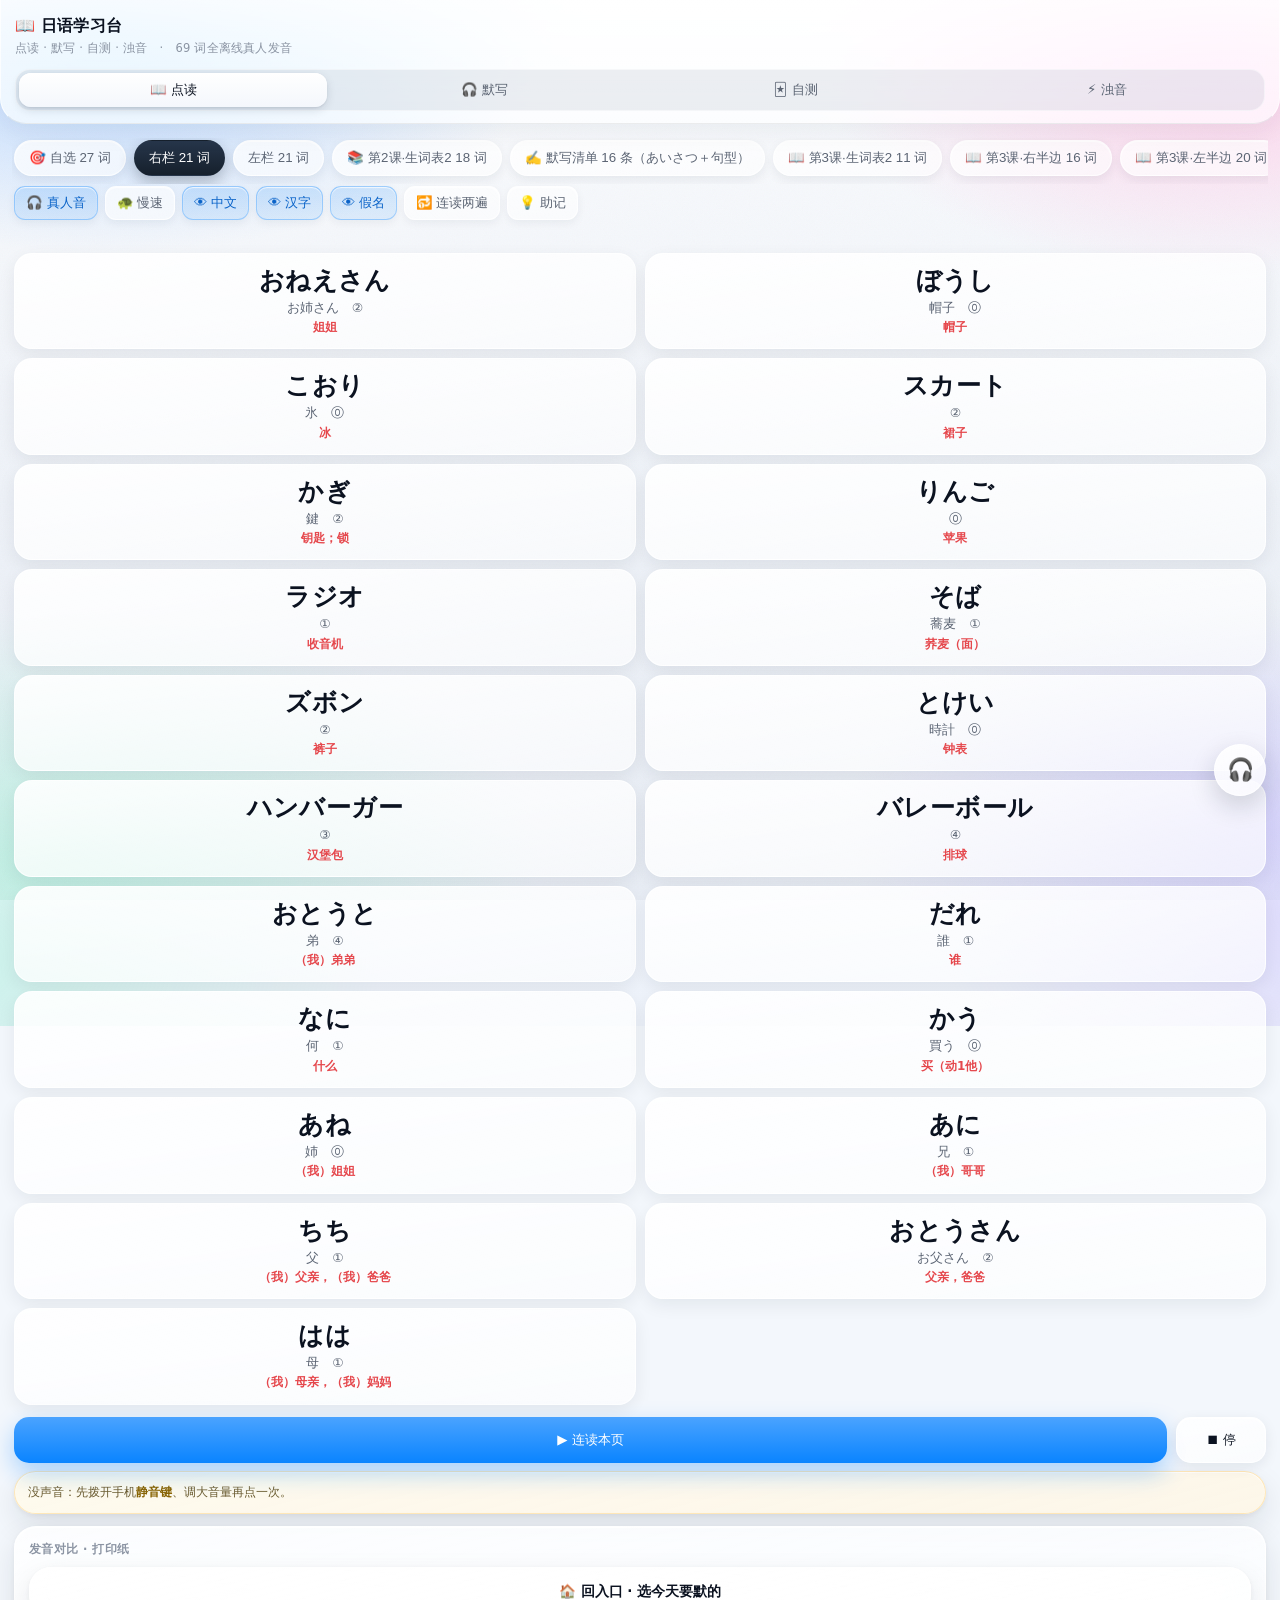
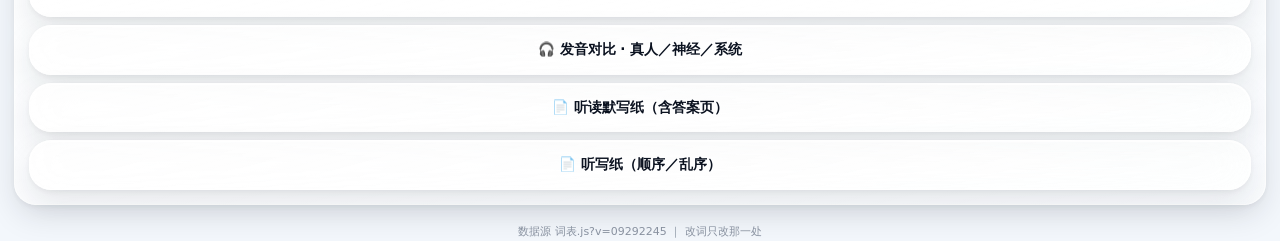
<file: 日语.html>
<!DOCTYPE html>
<html lang="zh">
<head>
<meta charset="utf-8">
<meta name="viewport" content="width=device-width,initial-scale=1,maximum-scale=1,user-scalable=no">
<title>日语学习台 · 点读 + 听读默写 + 自测卡 + 浊音</title>
<style>
/* ============ 液态玻璃 · 简洁版 ============ */
:root{
  --ink:#0b1220; --ink2:#5d6675; --ink3:#8b94a3;
  --blue:#0a84ff; --blue2:#4aa3ff;
  --green:#0f9f5a; --red:#e5484d;
  --hair:rgba(11,18,32,.08);
  --glass:linear-gradient(165deg,rgba(255,255,255,.78),rgba(255,255,255,.58));
  --shadow:0 1px 1px rgba(255,255,255,.85) inset,0 10px 26px rgba(16,26,44,.09),0 1px 3px rgba(16,26,44,.06);
  --r:22px;
}
*{box-sizing:border-box;-webkit-tap-highlight-color:transparent}
html,body{height:100%}
body{
  margin:0;padding:0 14px 56px;
  font:16px/1.45 -apple-system,"SF Pro Text","PingFang SC",system-ui,sans-serif;
  color:var(--ink);background:transparent;
  -webkit-font-smoothing:antialiased;
}
/* 背景：纯渐变柔光（不用 blur 滤镜，性能稳） */
.bg{position:fixed;inset:0;z-index:-1;overflow:hidden;
  background:
    radial-gradient(58% 42% at 8% 2%, rgba(150,196,255,.75) 0%, rgba(150,196,255,0) 62%),
    radial-gradient(52% 40% at 96% 6%, rgba(255,190,225,.7) 0%, rgba(255,190,225,0) 62%),
    radial-gradient(60% 44% at 4% 96%, rgba(165,240,215,.62) 0%, rgba(165,240,215,0) 64%),
    radial-gradient(52% 40% at 98% 92%, rgba(200,192,255,.6) 0%, rgba(200,192,255,0) 62%),
    linear-gradient(180deg,#fbfcfe,#eef2f8 55%,#e8edf5)}
.bg i{display:none}

/* 玻璃基类 */
.top,.card,.flash,.link{
  background:var(--glass);
  -webkit-backdrop-filter:blur(24px) saturate(180%);
  backdrop-filter:blur(24px) saturate(180%);
  border:1px solid rgba(255,255,255,.72);
  box-shadow:var(--shadow);
}
/* 小元素不用毛玻璃（性能）：只做半透明+高光边 */
.wc,.chip,.sent,.pair .side,.warn,.ans,.nowpill{
  background:linear-gradient(165deg,rgba(255,255,255,.66),rgba(255,255,255,.5));
  border:1px solid rgba(255,255,255,.7);
  box-shadow:0 1px 1px rgba(255,255,255,.8) inset,0 6px 16px rgba(16,26,44,.07);
}

/* ============ 顶栏 ============ */
.top{position:sticky;top:0;z-index:30;margin:0 -14px 14px;padding:14px 14px 12px;
  border-radius:0 0 26px 26px;border-top:0}
.top h1{font-size:16px;font-weight:680;letter-spacing:.2px;margin:0}
.top .sub{font-size:11.5px;color:var(--ink3);margin-top:3px;letter-spacing:.2px}
.tabs{display:flex;gap:3px;margin-top:12px;padding:3px;border-radius:15px;
  background:rgba(118,130,152,.13);border:1px solid rgba(255,255,255,.5)}
.tabs button{flex:1;border:0;border-radius:12px;padding:8px 2px;font:600 12.5px/1 inherit;
  color:var(--ink2);background:transparent;font-family:inherit;white-space:nowrap;
  transition:transform .22s cubic-bezier(.32,.72,0,1),color .2s}
.tabs button.on{background:linear-gradient(180deg,#fff,#f4f7fc);color:var(--ink);
  box-shadow:0 1px 1px rgba(255,255,255,.9) inset,0 3px 10px rgba(16,26,44,.13),0 1px 2px rgba(16,26,44,.08)}
.tabs button:active{transform:scale(.96)}

/* ============ 范围胶囊（横向滚动） ============ */
.chips{display:flex;gap:8px;flex-wrap:nowrap;overflow-x:auto;padding:2px 2px 8px;margin:0 -2px;
  -webkit-overflow-scrolling:touch;scrollbar-width:none}
.chips::-webkit-scrollbar{display:none}
.ch{flex:0 0 auto;border-radius:999px;padding:8px 14px;font:600 12.5px/1 inherit;color:var(--ink2);
  border:1px solid rgba(255,255,255,.72);background:linear-gradient(165deg,rgba(255,255,255,.78),rgba(255,255,255,.56));
  box-shadow:0 1px 1px rgba(255,255,255,.8) inset,0 4px 12px rgba(16,26,44,.07);
  transition:transform .2s cubic-bezier(.32,.72,0,1),background .2s,color .2s}
.ch.on{background:linear-gradient(180deg,#2b3a4f,#16202c);color:#fff;border-color:transparent;
  box-shadow:0 6px 16px rgba(16,26,44,.28)}
.ch:active{transform:scale(.95)}

/* ============ 开关 ============ */
.toggles{display:flex;gap:7px;flex-wrap:wrap;margin:2px 0 10px}
.tg{border-radius:11px;padding:7px 11px;font:600 12px/1 inherit;color:var(--ink2);
  border:1px solid rgba(255,255,255,.7);
  background:linear-gradient(165deg,rgba(255,255,255,.68),rgba(255,255,255,.5));
  box-shadow:0 1px 1px rgba(255,255,255,.75) inset,0 3px 10px rgba(16,26,44,.06);
  transition:transform .2s cubic-bezier(.32,.72,0,1),background .2s,color .2s}
.tg.on{background:linear-gradient(180deg,rgba(10,132,255,.16),rgba(10,132,255,.1));
  color:#0a63c8;border-color:rgba(10,132,255,.28)}
.tg.engbtn.on{background:linear-gradient(180deg,rgba(15,159,90,.16),rgba(15,159,90,.1));
  color:#0b7a46;border-color:rgba(15,159,90,.3)}
.tg:active{transform:scale(.95)}

/* ============ 卡片 ============ */
.card{border-radius:var(--r);padding:14px;margin-bottom:12px;border-top-color:rgba(255,255,255,.95)}
.sec{font-size:11.5px;font-weight:700;color:var(--ink3);letter-spacing:.4px;margin:14px 2px 8px}
.sec:first-child{margin-top:2px}

/* ============ 词卡 ============ */
.grid{display:grid;grid-template-columns:1fr 1fr;gap:9px}
.wc{border-radius:18px;padding:12px 10px;text-align:center;border:1px solid rgba(255,255,255,.7);
  background:linear-gradient(175deg,rgba(255,255,255,.86),rgba(255,255,255,.6) 60%,rgba(244,248,255,.62));
  transition:transform .2s cubic-bezier(.32,.72,0,1),box-shadow .2s,border-color .2s}
.wc:active{transform:scale(.96)}
.wc.speaking{border-color:rgba(10,132,255,.55);animation:pulse 1.15s ease-out infinite}
.wc .k{font-size:25px;font-weight:680;letter-spacing:.4px;line-height:1.2;word-break:break-all}
.wc .j{font-size:12.5px;color:var(--ink2);margin-top:3px}
.wc .c{font-size:12px;color:var(--red);font-weight:600;margin-top:2px}
.wc .tip{display:none;font-size:11px;color:var(--ink3);margin-top:7px;line-height:1.5;text-align:left}
.wc.open .tip{display:block}
.wc .ph{display:block;width:100%;aspect-ratio:4/3;object-fit:cover;border-radius:13px;margin:0 0 9px;background:rgba(120,130,150,.12)}
.picg{grid-template-columns:1fr;gap:11px}
body.nocn .wc .c{visibility:hidden}
body.nokanji .wc .j{visibility:hidden}
body.nokana .wc .k{visibility:hidden}
body.notip .wc .tip{display:none}

/* 例句 / ～屋 / 称谓 */
.sent{border-radius:18px;padding:13px;margin-bottom:9px;border:1px solid rgba(255,255,255,.7);
  transition:transform .2s cubic-bezier(.32,.72,0,1),border-color .2s}
.sent:active{transform:scale(.985)}
.sent.speaking{border-color:rgba(10,132,255,.55)}
.sent .g{font-size:10.5px;color:var(--blue);font-weight:700;margin-bottom:5px;letter-spacing:.3px}
.sent .ja{font-size:17.5px;font-weight:650;line-height:1.6}
.sent .ja em{font-style:normal;color:#d93a3f;background:rgba(217,58,63,.1);border-radius:6px;padding:0 3px}
.sent .zh{font-size:12px;color:var(--ink3);margin-top:6px}
.chip{border-radius:14px;padding:10px 12px;text-align:center;border:1px solid rgba(255,255,255,.7);
  transition:transform .2s cubic-bezier(.32,.72,0,1),border-color .2s}
.chip:active{transform:scale(.96)}
.chip.speaking{border-color:rgba(10,132,255,.55);animation:pulse 1.15s ease-out infinite}
.chip .k{font-size:18px;font-weight:680}
.chip .j{font-size:11px;color:var(--ink2)}
.chip .c{font-size:11px;color:var(--red);font-weight:600}
.pair{display:flex;gap:9px;margin-bottom:9px}
.pair .side{flex:1;border-radius:16px;padding:11px;text-align:center;border:1px solid rgba(255,255,255,.7);
  transition:transform .2s cubic-bezier(.32,.72,0,1),border-color .2s}
.pair .side:active{transform:scale(.96)}
.pair .side.speaking{border-color:rgba(10,132,255,.55)}
.pair .side .k{font-size:20px;font-weight:680}
.pair .side .lb{font-size:10px;color:var(--ink3)}
.pair .side.kei .lb{color:#0a63c8}
.pair .side.ken .lb{color:var(--green)}
.pair .mid{width:46px;display:flex;align-items:center;justify-content:center;font-size:10px;line-height:1.25;color:var(--red);font-weight:700;text-align:center}

/* ============ 按钮 ============ */
.row{display:flex;gap:9px}
.row>button{flex:1}
.row.tight>button{font-size:12.5px;padding:11px 4px;white-space:nowrap}
button.act{border:0;border-radius:15px;padding:13px 14px;font:650 15px/1 inherit;font-family:inherit;
  transition:transform .18s cubic-bezier(.32,.72,0,1),filter .2s;position:relative;overflow:hidden}
button.act:active{transform:scale(.972);filter:brightness(1.04)}
.primary{background:linear-gradient(180deg,var(--blue2),var(--blue));color:#fff;
  box-shadow:0 1px 1px rgba(255,255,255,.45) inset,0 8px 20px rgba(10,132,255,.32)}
.ghost{background:linear-gradient(165deg,rgba(255,255,255,.72),rgba(255,255,255,.5));color:var(--ink);
  border:1px solid rgba(255,255,255,.75);
  box-shadow:0 1px 1px rgba(255,255,255,.8) inset,0 4px 14px rgba(16,26,44,.08)}
.ok{background:linear-gradient(180deg,rgba(15,159,90,.2),rgba(15,159,90,.13));color:#0b7a46;
  border:1px solid rgba(15,159,90,.28)}
.no{background:linear-gradient(180deg,rgba(229,72,77,.18),rgba(229,72,77,.11));color:#c62f34;
  border:1px solid rgba(229,72,77,.26)}
.play{width:100%;padding:20px 0;border-radius:18px;font-size:26px;letter-spacing:2px;
  background:linear-gradient(180deg,#28313f,#141c26);color:#fff;
  box-shadow:0 1px 1px rgba(255,255,255,.22) inset,0 10px 24px rgba(16,26,44,.3)}
.play.slow{background:linear-gradient(180deg,#8a6cff,#6a4bd8)}
.play:active{filter:brightness(1.12)}

/* ============ 进度 / 统计 ============ */
.bar-h{height:6px;background:rgba(118,130,152,.16);border-radius:3px;overflow:hidden;margin:12px 0 8px}
.bar-h>i{display:block;height:100%;border-radius:3px;background:linear-gradient(90deg,var(--blue2),var(--blue));
  width:0;transition:width .3s cubic-bezier(.32,.72,0,1)}
.stats{display:flex;gap:12px;font-size:12px;color:var(--ink2);flex-wrap:wrap;font-variant-numeric:tabular-nums}
.stats b{color:var(--ink);font-weight:680}

/* ============ 答案区 ============ */
.ans{display:none;margin-top:12px;padding:15px;border-radius:18px;
  background:linear-gradient(165deg,rgba(255,255,255,.7),rgba(255,255,255,.5));
  border:1px dashed rgba(11,18,32,.18)}
.ans.show{display:block;animation:rise .26s cubic-bezier(.32,.72,0,1)}
/* 保险：某些 WebView 里 CSS 动画时间不推进（currentTime 恒为 0），答案区会永远停在 opacity:0 → 白板。
   这里强制不透明，只保留位移动画，任何环境下「对答案」都看得见。 */
.ans.show{opacity:1!important}
.kana{font-size:29px;font-weight:680}
.kanji{font-size:16px;color:#3a4252;margin-top:5px}
.mean{font-size:14.5px;color:var(--red);font-weight:600;margin-top:6px}
.tip{font-size:12.5px;color:var(--ink3);margin-top:8px;line-height:1.55}
.flash{min-height:210px;border-radius:24px;padding:26px 16px;display:flex;flex-direction:column;
  align-items:center;justify-content:center;border:1px solid rgba(255,255,255,.7);
  transition:transform .22s cubic-bezier(.32,.72,0,1),border-color .22s,background .22s}
.flash:active{transform:scale(.99)}
.flash.back{border-color:rgba(10,132,255,.4);background:linear-gradient(165deg,rgba(236,245,255,.85),rgba(255,255,255,.6))}
.flash .q{font-size:32px;font-weight:680;text-align:center;word-break:break-all;line-height:1.3}
.flash .a1{font-size:29px;font-weight:680;margin-top:12px}
.flash .a2{font-size:15px;color:var(--red);font-weight:600;margin-top:6px}
.flash .hint2{font-size:11.5px;color:var(--ink3);margin-top:14px}
.flash .ph{width:100%;max-width:270px;border-radius:16px;margin:0 auto 10px;background:rgba(120,130,150,.12);display:block}
#dcImg{text-align:center;margin-bottom:12px}
#dcImg img{width:100%;max-width:330px;border-radius:16px;display:block;margin:0 auto;background:rgba(120,130,150,.12)}
#dcImg .lb{font-size:11px;color:var(--ink3);margin-top:7px}
.wrongbox{font-size:14px;line-height:1.9}
.wrongbox span{display:inline-block;background:rgba(229,72,77,.12);color:#c62f34;border-radius:8px;padding:3px 9px;margin:3px;font-weight:600}

/* ============ 提示条 ============ */
.warn{border-radius:16px;padding:11px 13px;font-size:12px;color:#6b5b2e;line-height:1.6;
  background:linear-gradient(165deg,rgba(255,250,235,.85),rgba(255,246,225,.7));border:1px solid rgba(255,224,163,.7)}
.warn b{color:#8a6400}
.now{font-size:11px;color:#0a63c8;font-weight:700;min-height:15px;margin:2px 0 6px}
.link{display:block;text-align:center;font-size:13.5px;font-weight:640;color:var(--ink);border-radius:16px;
  padding:14px;text-decoration:none;border:1px solid rgba(255,255,255,.72);
  transition:transform .18s cubic-bezier(.32,.72,0,1)}
.link:active{transform:scale(.985)}
.foot{font-size:11px;color:var(--ink3);text-align:center;line-height:1.7;margin:18px 0 4px}
.hide{display:none}
table.all{width:100%;border-collapse:collapse;font-size:13px}
table.all td{border-bottom:1px solid rgba(11,18,32,.07);padding:7px 4px}
table.all td.s{text-align:right;font-size:12px;color:var(--ink3)}
.ex2{font-size:12px;color:var(--green);margin-top:5px}
.tip2{font-size:11px;color:#a2701a;margin-top:5px;line-height:1.45}
#mDaku.hideH .wc .c{visibility:hidden}
#mDaku.hideE .ex2{visibility:hidden}
#mDaku .pair .side .k{font-size:23px}
#dkCards{grid-template-columns:1fr 1fr}

@keyframes pulse{0%{box-shadow:0 0 0 0 rgba(10,132,255,.35)}70%{box-shadow:0 0 0 12px rgba(10,132,255,0)}100%{box-shadow:0 0 0 0 rgba(10,132,255,0)}}
@keyframes rise{from{opacity:0;transform:translate3d(0,8px,0)}to{opacity:1;transform:none}}


@media (prefers-reduced-motion:reduce){
  *{animation:none!important;transition:none!important}
}
@media (prefers-color-scheme:dark){
  :root{--ink:#f2f5fa;--ink2:#a8b2c2;--ink3:#7f8899;--hair:rgba(255,255,255,.1);
    --glass:linear-gradient(165deg,rgba(38,44,56,.72),rgba(28,33,44,.56));--shadow:0 1px 1px rgba(255,255,255,.06) inset,0 10px 26px rgba(0,0,0,.45)}
  .bg{background:radial-gradient(60% 44% at 6% 0%,rgba(50,90,160,.5),transparent 62%),radial-gradient(56% 42% at 96% 96%,rgba(90,70,150,.45),transparent 62%),linear-gradient(180deg,#0d1117,#12161d 55%,#0f1319)}
  .bg i{opacity:.35}
  .top .tabs{background:rgba(255,255,255,.08)}
  .tabs button.on{background:linear-gradient(180deg,#2b3240,#232936);color:#fff}
  .card,.flash,.link,.top{background:var(--glass);border-color:rgba(255,255,255,.12)}
  .wc,.chip,.sent,.pair .side,.warn,.ans{background:linear-gradient(165deg,rgba(48,55,68,.7),rgba(36,42,54,.6));border-color:rgba(255,255,255,.1)}
  .ch,.tg,button.ghost{background:linear-gradient(165deg,rgba(60,68,84,.6),rgba(45,52,66,.5));color:var(--ink2);border-color:rgba(255,255,255,.12)}
  .ch.on{background:linear-gradient(180deg,#e9eef7,#cdd6e4);color:#12161d}
  .tg.on{background:linear-gradient(180deg,rgba(10,132,255,.3),rgba(10,132,255,.2));color:#9ecbff}
  .warn{background:linear-gradient(165deg,rgba(70,58,22,.6),rgba(56,46,18,.5));color:#e8d59a;border-color:rgba(255,224,163,.25)}
  .ans{background:linear-gradient(165deg,rgba(255,255,255,.08),rgba(255,255,255,.05));border-color:rgba(255,255,255,.16)}
  .flash.back{background:linear-gradient(165deg,rgba(20,40,66,.8),rgba(18,24,34,.6))}
  .link,button.ghost{color:var(--ink)}
}
</style>
<link rel="stylesheet" href="skin.css?v=2">
</head>
<body class="notip">
<div class="bg" aria-hidden="true"><i></i><i></i><i></i><i></i></div>

<div class="top">
  <h1>📖 日语学习台</h1>
  <div class="sub">点读 · 默写 · 自测 · 浊音　·　69 词全离线真人发音</div>
  <div class="tabs">
    <button data-mode="read" class="on">📖 点读</button>
    <button data-mode="dict">🎧 默写</button>
    <button data-mode="card">🃏 自测</button>
    <button data-mode="daku">⚡ 浊音</button>
  </div>
</div>

<!-- ============ 点读 ============ -->
<div id="mRead">
  <div class="chips" id="rdScope">
    <button class="ch on" data-s="right">右栏 21 词</button>
    <button class="ch" data-s="left">左栏 21 词</button>
    <button class="ch" data-s="w2">📚 第2课·生词表2 18 词</button>
    <button class="ch" data-s="pic">📷 看图识词 9 词</button>
    <button class="ch" data-s="sent">例句·语法</button>
    <button class="ch" data-s="more">～屋 / 称谓</button>
  </div>
  <div class="toggles">
<button class="tg engbtn on">🎧 真人音</button>
    <button class="tg" id="tgSlow">🐢 慢速</button>
    <button class="tg on" id="tgCn">👁 中文</button>
    <button class="tg on" id="tgKanji">👁 汉字</button>
    <button class="tg on" id="tgKana">👁 假名</button>
    <button class="tg" id="tg2">🔂 连读两遍</button>
    <button class="tg" id="tgTip">💡 助记</button>
  </div>
  <div class="now" id="rdNow"></div>
  <div id="rdView" style="margin-top:8px"></div>
  <div class="row" style="margin:12px 0 4px">
    <button class="act primary" id="rdAll">▶️ 连读本页</button>
    <button class="act ghost" id="rdStop" style="flex:0 0 90px">⏹ 停</button>
  </div>
  <div class="warn" style="margin-top:8px">没声音：先拨开手机<b>静音键</b>、调大音量再点一次。</div>
</div>

<!-- ============ 听读默写 ============ -->
<div id="mDict" class="hide">
  <div class="chips" id="dcScope">
    <button class="ch on" data-s="right">右栏 21 词</button>
    <button class="ch" data-s="left">左栏 21 词</button>
    <button class="ch" data-s="w2">📚 第2课·生词表2 18 词</button>
    <button class="ch" data-s="pic">📷 看图识词 9 词</button>
    <button class="ch" data-s="all">全部 42 词</button>
    <button class="ch" data-s="wrong">上次错的 <span id="dcWrongN">0</span></button>
  </div>
  <div class="toggles">
<button class="tg engbtn on">🎧 真人音</button>
    <button class="tg" id="dcSlow">🐢 慢速</button>
    <button class="tg on" id="dcShuf">🔀 随机顺序</button>
    <button class="tg on" id="dcAuto">▶️ 自动出声</button>
    <button class="tg" id="dcDbl">🔂 连读两遍</button>
    <button class="tg on" id="dcPic">📷 看图提示</button>
  </div>
  <div class="card" style="margin-top:10px">
    <div class="bar-h"><i id="dcFill"></i></div>
    <div class="stats">
      <span>本轮 <b id="dcPos">0</b>/<b id="dcTot">0</b></span>
      <span>✅ <b id="dcOk">0</b></span>
      <span>❌ <b id="dcNo">0</b></span>
      <span>待重默 <b id="dcQ">0</b></span>
      <span id="dcRound" style="color:#2f7cf6;font-weight:700">第 1 轮</span>
    </div>
  </div>
  <div class="card hide" id="dcQuiz">
    <div id="dcImg" class="hide"></div>
    <div class="play" id="dcPlay">🔊 听一遍</div>
    <div class="ans" id="dcAns">
      <div class="kana" id="dcKana">—</div>
      <div class="kanji" id="dcKanji"></div>
      <div class="mean" id="dcMean"></div>
      <div class="tip" id="dcTipv"></div>
    </div>
    <div class="row" style="margin-top:12px"><button class="act ghost" id="dcShow">👀 对答案</button></div>
    <div class="row" style="margin-top:8px">
      <button class="act ok" id="dcOkBtn">✅ 对了</button>
      <button class="act no" id="dcNoBtn">❌ 错了 → 重默</button>
    </div>
  </div>
  <div class="card" id="dcStart">
    <div class="row"><button class="act primary" id="dcGo">开始默写</button></div>
    <div class="row" style="margin-top:8px"><button class="act ghost" id="dcWarm">👂 听读热身（顺序朗读本页）</button></div>
    <div class="row" style="margin-top:8px"><button class="act ghost" id="dcOnlyW">🔁 只默上次错的</button></div>
    <div class="warn" style="margin-top:10px">听 → 纸上写【假名＋汉字】→ 对答案自评。<b>判 ❌ 别心软</b>：错的自动进队列，重默到清空。</div>
  </div>
  <div class="card hide" id="dcDone">
    <div style="text-align:center">
      <div style="font-size:14px;color:#5b6270">本轮结束</div>
      <div style="font-size:40px;font-weight:800;margin:6px 0" id="dcScore">—</div>
      <div style="font-size:13px;color:#8a919c" id="dcDetail"></div>
    </div>
    <div class="wrongbox" id="dcWrongBox" style="margin-top:10px"></div>
    <div class="row" style="margin-top:12px"><button class="act primary" id="dcReW">🔁 默这些错的</button></div>
    <div class="row" style="margin-top:8px">
      <button class="act ghost" id="dcAgain">↩️ 再来一遍</button>
      <button class="act ghost" id="dcCopy">📋 复制错词</button>
    </div>
  </div>
</div>

<!-- ============ 自测卡 ============ -->
<div id="mCard" class="hide">
  <div class="chips" id="cdScope">
    <button class="ch on" data-s="right">右栏 21 词</button>
    <button class="ch" data-s="left">左栏 21 词</button>
    <button class="ch" data-s="w2">📚 第2课·生词表2 18 词</button>
    <button class="ch" data-s="pic">📷 看图识词 9 词</button>
    <button class="ch" data-s="all">全部 42 词</button>
    <button class="ch" data-s="wrong">上次不会的 <span id="cdWrongN">0</span></button>
  </div>
  <div class="toggles">
<button class="tg engbtn on">🎧 真人音</button>
    <button class="tg on" id="cdM1">中 → 日</button>
    <button class="tg" id="cdM2">假名 → 汉字</button>
    <button class="tg" id="cdM3">假名 → 中</button>
    <button class="tg" id="cdShuf">🔀 乱序</button>
    <button class="tg on" id="cdPic">📷 看图</button>
  </div>
  <div class="stats" style="margin:10px 0 0"><span>剩余 <b id="cdPos">0</b> / 共 <b id="cdTot">0</b></span>
    <span>✅ 会了 <b id="cdOk">0</b></span><span>❌ 不会 <b id="cdNo">0</b></span></div>
  <div class="flash" id="cdFlash" style="margin-top:10px">
    <div class="q" id="cdQ">点这里开始</div>
    <div class="a1 hide" id="cdA1"></div>
    <div class="a2 hide" id="cdA2"></div>
    <div class="hint2" id="cdHint">点卡片翻面</div>
  </div>
  <div class="row" style="margin-top:10px">
    <button class="act ok" id="cdOkBtn">✅ 会了</button>
    <button class="act no" id="cdNoBtn">❌ 不会</button>
  </div>
  <div class="row tight" style="margin-top:8px">
    <button class="act ghost" id="cdFlip">🔁 翻面</button>
    <button class="act ghost" id="cdOnlyN">✕ 只练不会的 (<span id="cdQueueN">0</span>)</button>
    <button class="act ghost" id="cdReset">↩ 全部</button>
  </div>
  <div class="card" style="margin-top:10px">
    <div class="row tight"><button class="act ghost" id="cdTable">📋 全表速览</button><button class="act ghost" id="cdPlayAll">▶️ 连读全部</button></div>
    <div id="cdTableView" class="hide" style="margin-top:10px"></div>
  </div>
</div>


<!-- ============ 浊音 · 半浊音 ============ -->
<div id="mDaku" class="hide">
  <div class="warn" style="margin-bottom:8px">かさたは 加<b>两点゛</b>变浊；は行例外，加<b>圈゜</b>变ぱ。真例外只有 し→じ／ち→ぢ、す→ず／つ→づ。</div>
  <div class="chips" id="dkSub">
    <button class="ch on" data-k="read">🔊 对比跟读</button>
    <button class="ch" data-k="ear">🎯 听辨</button>
    <button class="ch" data-k="dict">✍️ 听写</button>
  </div>
  <div class="now" id="dkToast"></div>

  <!-- A 跟读 -->
  <div id="dkRead">
    <div class="chips" id="dkScopeR">
      <button class="ch on" data-s="all">全部 25</button>
      <button class="ch" data-s="daku">浊音 20</button>
      <button class="ch" data-s="han">半浊音 5</button>
    </div>
    <div class="toggles">
<button class="tg engbtn on">🎧 真人音</button>
      <button class="tg" id="dkSlow">🐢 慢速</button>
      <button class="tg on" id="dkCn">👁 谐音</button>
      <button class="tg on" id="dkEx">👁 例词</button>
      <button class="tg" id="dkDbl">🔂 连读两遍</button>
    </div>
    <div class="sec">清 ↔ 浊 最小对立（点哪边读哪边 · 耳朵的战场）</div>
    <div id="dkPairs"></div>
    <div class="sec">单个浊音（点＝读 · 长按＝慢速）</div>
    <div id="dkCards" class="grid"></div>
    <div class="row" style="margin:12px 0 4px">
      <button class="act primary" id="dkAll">▶️ 连读全部</button>
      <button class="act ghost" id="dkStop" style="flex:0 0 90px">⏹ 停</button>
    </div>
    <div class="warn" style="margin-top:8px">手贴喉头念：<b>か 不振、が 振 —— 振才对</b>。</div>
  </div>

  <!-- B 听辨 -->
  <div id="dkEar" class="hide">
    <div class="chips" id="dkScopeE">
      <button class="ch on" data-s="all">全部 30 对</button>
      <button class="ch" data-s="が行">か↔が</button>
      <button class="ch" data-s="ざ行">さ↔ざ</button>
      <button class="ch" data-s="だ行">た↔だ</button>
      <button class="ch" data-s="ば行">は↔ば</button>
      <button class="ch" data-s="ぱ行（は↔ぱ）">は↔ぱ</button>
      <button class="ch" data-s="ば↔ぱ（最难）">ば↔ぱ（最难）</button>
    </div>
    <div class="card">
      <div class="stats">
        <span>第 <b id="dkEarN">0</b> 题</span><span>✅ <b id="dkEarOk">0</b></span>
        <span>❌ <b id="dkEarNo">0</b></span><span>正确率 <b id="dkEarPct">—</b></span>
      </div>
      <div class="bar-h"><i id="dkEarBar"></i></div>
      <div style="font-size:12px;color:#8a919c;line-height:1.5" id="dkEarRow">30 对最小对立 · 每个音都要 ≥90% 才算耳朵过关</div>
    </div>
    <div class="card">
      <div class="row"><button class="act play" id="dkEarPlay">🔊 听 / 重播</button></div>
      <div class="row" style="margin-top:10px">
        <button class="act ghost" id="dkOptA" style="font-size:30px;padding:18px 0">—</button>
        <button class="act ghost" id="dkOptB" style="font-size:30px;padding:18px 0">—</button>
      </div>
      <div style="font-size:12px;color:#8a919c;text-align:center;margin-top:10px;min-height:17px" id="dkEarMsg">点「听」开始</div>
    </div>
    <div class="card" id="dkEarSum" style="display:none"></div>
  </div>

  <!-- C 听写 -->
  <div id="dkDict" class="hide">
    <div class="chips" id="dkScopeD">
      <button class="ch on" data-s="daku">浊音 20</button>
      <button class="ch" data-s="han">半浊音 5</button>
      <button class="ch" data-s="all">全部 25</button>
      <button class="ch" data-s="wrong">上次错的 <span id="dkWrongN">0</span></button>
    </div>
    <div class="toggles">
<button class="tg engbtn on">🎧 真人音</button>
      <button class="tg on" id="dkMix">🔀 清浊混出</button>
      <button class="tg" id="dkTimer">⚡ 限时 1.5 秒</button>
      <button class="tg" id="dkSlow2">🐢 慢速</button>
      <button class="tg" id="dkWord">🔤 改为听例词</button>
    </div>
    <div class="card" style="margin-top:10px">
      <div class="bar-h"><i id="dkFill"></i></div>
      <div class="stats">
        <span>本轮 <b id="dkPos">0</b>/<b id="dkTot">0</b></span><span>✅ <b id="dkOk">0</b></span>
        <span>❌ <b id="dkNo">0</b></span><span>待重写 <b id="dkQ">0</b></span>
        <span id="dkRound" style="color:#2f7cf6;font-weight:700">第 1 轮</span>
      </div>
    </div>
    <div class="card" id="dkStart">
      <div class="row"><button class="act primary" id="dkGo">开始听写</button></div>
      <div class="row" style="margin-top:8px"><button class="act ghost" id="dkOnlyW">🔁 只写上次错的</button></div>
      <div class="warn" style="margin-top:10px">听 → 纸上写 → 对答案自评，错的自动进队列重默到清空。<b>开了「⚡限时」</b>＝口头认读：1.5 秒内点不掉就算错。</div>
    </div>
    <div class="card hide" id="dkQuiz">
      <div class="play" id="dkPlay">🔊 听一遍</div>
      <div class="bar-h" id="dkTbar" style="display:none"><i style="background:#e35555;width:100%"></i></div>
      <div class="ans" id="dkAns">
        <div class="kana" id="dkKana">—</div>
        <div class="kanji" id="dkHintRow"></div>
        <div class="mean" id="dkMean"></div>
        <div class="tip" id="dkTipv"></div>
      </div>
      <div class="row" style="margin-top:12px"><button class="act ghost" id="dkShow">👀 对答案</button></div>
      <div class="row" style="margin-top:8px">
        <button class="act ok" id="dkOkBtn">✅ 写对了</button>
        <button class="act no" id="dkNoBtn">❌ 错了 → 重写</button>
      </div>
    </div>
    <div class="card hide" id="dkDone">
      <div style="text-align:center">
        <div style="font-size:14px;color:#5b6270">本轮结束</div>
        <div style="font-size:40px;font-weight:800;margin:6px 0" id="dkScore">—</div>
        <div style="font-size:13px;color:#8a919c;line-height:1.6" id="dkDetail"></div>
      </div>
      <div class="wrongbox" id="dkWrongBox" style="margin-top:10px"></div>
      <div class="row" style="margin-top:12px"><button class="act primary" id="dkReW">🔁 只练这些错的</button></div>
      <div class="row" style="margin-top:8px">
        <button class="act ghost" id="dkAgain">↩️ 再来一遍</button>
        <button class="act ghost" id="dkCopy">📋 复制错词</button>
      </div>
    </div>
  </div>
</div>

<div class="card" style="margin-top:12px">
  <div class="sec" style="margin:0 0 10px">发音对比 · 打印纸</div>
  <a class="link" href="index.html">🏠 回入口 · 选今天要默的</a>
  <div style="height:8px"></div>
  <a class="link" href="%E8%AF%AD%E9%9F%B3%E5%AF%B9%E6%AF%94.html">🎧 发音对比 · 真人／神经／系统</a>
  <div style="height:8px"></div>
  <a class="link" href="%E5%90%AC%E8%AF%BB%E9%BB%98%E5%86%99%E7%BA%B8.html">📄 听读默写纸（含答案页）</a>
  <div style="height:8px"></div>
  <a class="link" href="%E5%90%AC%E5%86%99%E7%BA%B8.html">📄 听写纸（顺序／乱序）</a>
</div>

<div class="foot">数据源 词表.js?v=09292245 ｜ 改词只改那一处</div>

<script src="ambient_data.js?v=1"></script>
<script src="ambient.js?v=1"></script>
<script src="%E9%9F%B3%E9%A2%91%E7%B4%A2%E5%BC%95.js?v=09292245"></script>
<script src="%E8%AF%8D%E8%A1%A8.js?v=09292245"></script>
<script src="%E6%97%A5%E8%AF%AD.js?v=09292245"></script>
</body>
</html>
</file>
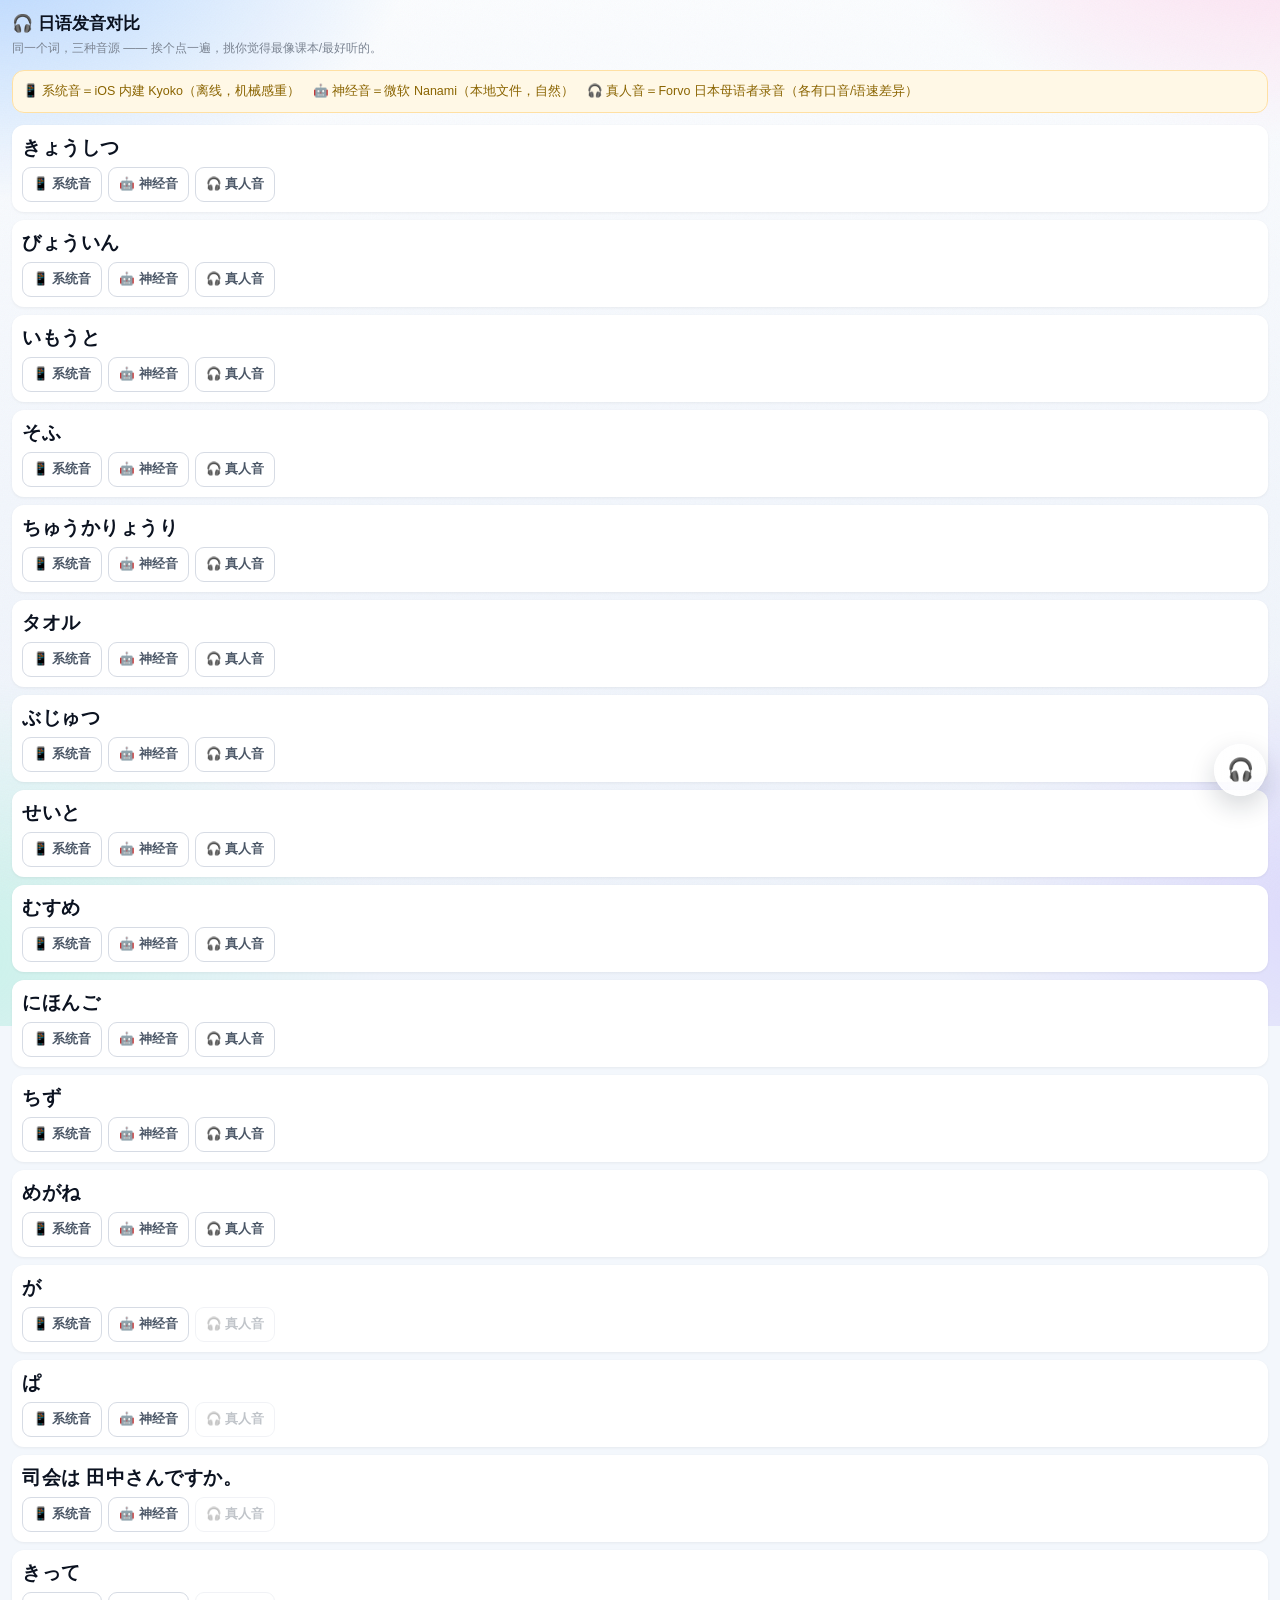
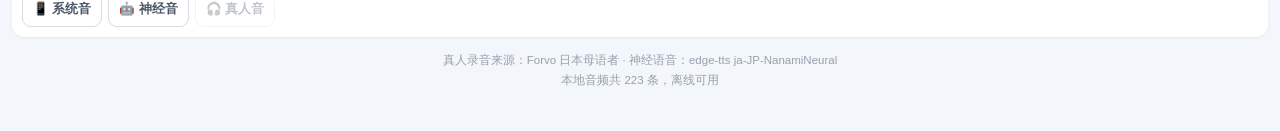
<file: 语音对比.html>
<!DOCTYPE html>
<html lang="zh"><head><meta charset="utf-8">
<meta name="viewport" content="width=device-width,initial-scale=1">
<title>日语发音对比 · 系统音 / 神经语音 / 真人录音</title>
<style>
*{box-sizing:border-box;-webkit-tap-highlight-color:transparent}
body{margin:0;padding:12px 12px 40px;font-family:-apple-system,"PingFang SC",sans-serif;background:#eef1f6;color:#16202c}
h1{font-size:17px;margin:0 0 4px}
.sub{font-size:12px;color:#7b8492;line-height:1.6;margin-bottom:12px}
.tip{background:#fff8e6;border:1px solid #ffe0a3;border-radius:12px;padding:10px;font-size:12.5px;color:#8a6400;line-height:1.7;margin-bottom:12px}
.row{background:#fff;border-radius:12px;padding:10px;margin-bottom:8px;box-shadow:0 1px 3px rgba(0,0,0,.06);display:flex;align-items:center;gap:6px;flex-wrap:wrap}
.row .w{flex:1 0 100%;font-size:19px;font-weight:800;letter-spacing:.5px}
button.p{border:1px solid #d6dbe4;background:#fff;color:#4a5666;border-radius:9px;padding:8px 10px;font-size:12.5px;font-weight:700;font-family:inherit}
button.p:active{background:#eaf3ff}
button.p[disabled]{opacity:.35}
button.p.on{background:#16202c;border-color:#16202c;color:#fff}
.foot{font-size:11.5px;color:#98a0ab;line-height:1.7;margin-top:14px;text-align:center}
</style><link rel="stylesheet" href="skin.css?v=2"></head>
<body>
<h1>🎧 日语发音对比</h1>
<div class="sub">同一个词，三种音源 —— 挨个点一遍，挑你觉得最像课本/最好听的。</div>
<div class="tip">📱 系统音＝iOS 内建 Kyoko（离线，机械感重）　🤖 神经音＝微软 Nanami（本地文件，自然）　🎧 真人音＝Forvo 日本母语者录音（各有口音/语速差异）</div>
<div class="row" data-k="きょうしつ"><div class="w">きょうしつ</div><button class="p sys">📱 系统音</button><button class="p neu">🤖 神经音</button><button class="p hum" data-f="audio_jp/7e12821a5ba3.mp3">🎧 真人音</button></div>
<div class="row" data-k="びょういん"><div class="w">びょういん</div><button class="p sys">📱 系统音</button><button class="p neu">🤖 神经音</button><button class="p hum" data-f="audio_jp/0cad0571d44b.mp3">🎧 真人音</button></div>
<div class="row" data-k="いもうと"><div class="w">いもうと</div><button class="p sys">📱 系统音</button><button class="p neu">🤖 神经音</button><button class="p hum" data-f="audio_jp/3f5b4e6556fa.mp3">🎧 真人音</button></div>
<div class="row" data-k="そふ"><div class="w">そふ</div><button class="p sys">📱 系统音</button><button class="p neu">🤖 神经音</button><button class="p hum" data-f="audio_jp/95206a00f9d1.mp3">🎧 真人音</button></div>
<div class="row" data-k="ちゅうかりょうり"><div class="w">ちゅうかりょうり</div><button class="p sys">📱 系统音</button><button class="p neu">🤖 神经音</button><button class="p hum" data-f="audio_jp/0fc5340250d8.mp3">🎧 真人音</button></div>
<div class="row" data-k="タオル"><div class="w">タオル</div><button class="p sys">📱 系统音</button><button class="p neu">🤖 神经音</button><button class="p hum" data-f="audio_jp/ab3ea82f2cad.mp3">🎧 真人音</button></div>
<div class="row" data-k="ぶじゅつ"><div class="w">ぶじゅつ</div><button class="p sys">📱 系统音</button><button class="p neu">🤖 神经音</button><button class="p hum" data-f="audio_jp/a8af993f4603.mp3">🎧 真人音</button></div>
<div class="row" data-k="せいと"><div class="w">せいと</div><button class="p sys">📱 系统音</button><button class="p neu">🤖 神经音</button><button class="p hum" data-f="audio_jp/fb40637776d9.mp3">🎧 真人音</button></div>
<div class="row" data-k="むすめ"><div class="w">むすめ</div><button class="p sys">📱 系统音</button><button class="p neu">🤖 神经音</button><button class="p hum" data-f="audio_jp/26554faeec82.mp3">🎧 真人音</button></div>
<div class="row" data-k="にほんご"><div class="w">にほんご</div><button class="p sys">📱 系统音</button><button class="p neu">🤖 神经音</button><button class="p hum" data-f="audio_jp/f31040750b56.mp3">🎧 真人音</button></div>
<div class="row" data-k="ちず"><div class="w">ちず</div><button class="p sys">📱 系统音</button><button class="p neu">🤖 神经音</button><button class="p hum" data-f="audio_jp/a12b39180817.mp3">🎧 真人音</button></div>
<div class="row" data-k="めがね"><div class="w">めがね</div><button class="p sys">📱 系统音</button><button class="p neu">🤖 神经音</button><button class="p hum" data-f="audio_jp/525401495012.mp3">🎧 真人音</button></div>
<div class="row" data-k="が"><div class="w">が</div><button class="p sys">📱 系统音</button><button class="p neu">🤖 神经音</button><button class="p hum" data-f="" disabled>🎧 真人音</button></div>
<div class="row" data-k="ぱ"><div class="w">ぱ</div><button class="p sys">📱 系统音</button><button class="p neu">🤖 神经音</button><button class="p hum" data-f="" disabled>🎧 真人音</button></div>
<div class="row" data-k="司会は 田中さんですか。"><div class="w">司会は 田中さんですか。</div><button class="p sys">📱 系统音</button><button class="p neu">🤖 神经音</button><button class="p hum" data-f="" disabled>🎧 真人音</button></div>
<div class="row" data-k="きって"><div class="w">きって</div><button class="p sys">📱 系统音</button><button class="p neu">🤖 神经音</button><button class="p hum" data-f="" disabled>🎧 真人音</button></div>
<div class="foot">真人录音来源：Forvo 日本母语者 · 神经语音：edge-tts ja-JP-NanamiNeural<br>本地音频共 223 条，离线可用</div>
<script src="ambient_data.js?v=1"></script><script src="ambient.js?v=1"></script><script>
var META = {"きょうしつ": ["audio_jp/7e12821a5ba3.mp3", "audio_jp_neural/7e12821a5ba3.mp3"], "びょういん": ["audio_jp/0cad0571d44b.mp3", "audio_jp_neural/0cad0571d44b.mp3"], "いもうと": ["audio_jp/3f5b4e6556fa.mp3", "audio_jp_neural/3f5b4e6556fa.mp3"], "そふ": ["audio_jp/95206a00f9d1.mp3", "audio_jp_neural/95206a00f9d1.mp3"], "ちゅうかりょうり": ["audio_jp/0fc5340250d8.mp3", "audio_jp_neural/0fc5340250d8.mp3"], "タオル": ["audio_jp/ab3ea82f2cad.mp3", "audio_jp_neural/ab3ea82f2cad.mp3"], "ぶじゅつ": ["audio_jp/a8af993f4603.mp3", "audio_jp_neural/a8af993f4603.mp3"], "せいと": ["audio_jp/fb40637776d9.mp3", "audio_jp_neural/fb40637776d9.mp3"], "むすめ": ["audio_jp/26554faeec82.mp3", "audio_jp_neural/26554faeec82.mp3"], "にほんご": ["audio_jp/f31040750b56.mp3", "audio_jp_neural/f31040750b56.mp3"], "ちず": ["audio_jp/a12b39180817.mp3", "audio_jp_neural/a12b39180817.mp3"], "めがね": ["audio_jp/525401495012.mp3", "audio_jp_neural/525401495012.mp3"], "が": ["", "audio_jp_neural/a142816563b3.mp3"], "ぱ": ["", "audio_jp_neural/81223f8ee527.mp3"], "司会は 田中さんですか。": ["", "audio_jp_neural/60b4c5a6de0e.mp3"], "きって": ["", "audio_jp_neural/e72b7d7266eb.mp3"]};
var ctx = null, cache = {};
function ac(){ if(!ctx){ try{ ctx = new (window.AudioContext||window.webkitAudioContext)(); }catch(e){} } if(ctx&&ctx.state==='suspended')ctx.resume(); return ctx; }
function play(url){
  var c = ac(); if(!c) return;
  if (cache[url]) { var s=c.createBufferSource(); s.buffer=cache[url]; s.connect(c.destination); s.start(0); return; }
  fetch(url).then(function(r){return r.arrayBuffer();})
    .then(function(ab){ return new Promise(function(res,rej){ c.decodeAudioData(ab,res,rej); }); })
    .then(function(b){ cache[url]=b; play(url); }).catch(function(){});
}
function say(t){
  try{ speechSynthesis.cancel(); var u=new SpeechSynthesisUtterance(t); u.lang='ja-JP'; speechSynthesis.speak(u); }catch(e){}
}
document.querySelectorAll('.row').forEach(function(r){
  var k = r.getAttribute('data-k'), m = META[k];
  r.querySelector('.sys').onclick = function(){ say(k); };
  r.querySelector('.neu').onclick = function(){ if(m[1]) play(m[1]); };
  r.querySelector('.hum').onclick = function(){ if(m[0]) play(m[0]); };
  r.querySelectorAll('button.p').forEach(function(b){ b.addEventListener('click', function(){
    r.querySelectorAll('button.p').forEach(function(x){x.classList.remove('on');}); b.classList.add('on');
  }); });
});
</script>
</body></html>
</file>
<file: skin.css>
/* skin.css —— 全站共用皮肤（动态亮色背景 + 玻璃质感 + 统一圆角/强调色）
   任何页面最后 include 这个文件即可；打印时自动退回纯白。 */
:root{
  --ink:#0b1220; --ink2:#5b6473; --ink3:#8b94a3;
  --blue:#0a84ff; --blue2:#4aa3ff; --green:#0f9f5a; --red:#e5484d; --amber:#c8890a;
  --r:22px; --hair:rgba(11,18,32,.08);
  --glass:linear-gradient(165deg,rgba(255,255,255,.84),rgba(255,255,255,.62));
  --sh:0 1px 1px rgba(255,255,255,.9) inset,0 12px 30px rgba(16,26,44,.10),0 2px 6px rgba(16,26,44,.06);
  --ease:cubic-bezier(.32,.72,0,1);
}
html{background:#f3f7fc}
body{background:transparent!important;color:var(--ink)}
/* —— 会缓慢流动的亮色背景（纯渐变层，零滤镜，性能稳） —— */
body::before{
  content:"";position:fixed;inset:-14%;z-index:-2;pointer-events:none;
  background:
    radial-gradient(42% 36% at 10% 6%, rgba(120,180,255,.55), rgba(120,180,255,0) 62%),
    radial-gradient(40% 34% at 90% 2%, rgba(255,170,215,.46), rgba(255,170,215,0) 62%),
    radial-gradient(44% 38% at 6% 94%, rgba(150,240,210,.44), rgba(150,240,210,0) 64%),
    radial-gradient(42% 36% at 94% 90%, rgba(196,182,255,.44), rgba(196,182,255,0) 62%),
    linear-gradient(180deg,#fdfeff,#f2f6fc 55%,#edf2fa);
  animation:skinflow 30s ease-in-out infinite alternate;
}
@keyframes skinflow{from{transform:translate3d(0,0,0) scale(1)}to{transform:translate3d(-2.2%,1.6%,0) scale(1.07)}}
/* 极淡颗粒（静态，高级感来源） */
body::after{
  content:"";position:fixed;inset:0;z-index:-1;pointer-events:none;opacity:.035;
  background-image:url("data:image/svg+xml;utf8,<svg xmlns='http://www.w3.org/2000/svg' width='120' height='120'><filter id='n'><feTurbulence type='fractalNoise' baseFrequency='.85' numOctaves='2'/></filter><rect width='120' height='120' filter='url(%23n)'/></svg>");
}
/* —— 顶栏：吸顶毛玻璃 —— */
.top{background:linear-gradient(180deg,rgba(255,255,255,.9),rgba(255,255,255,.68))!important;
  border-bottom:1px solid var(--hair)!important;box-shadow:0 8px 26px rgba(16,26,44,.06)!important;
  -webkit-backdrop-filter:blur(24px) saturate(180%);backdrop-filter:blur(24px) saturate(180%)}
/* —— 大面板 —— */
.card,.flash,.link,.warn,.ans{background:var(--glass)!important;border:1px solid rgba(255,255,255,.8)!important;
  border-radius:var(--r)!important;box-shadow:var(--sh)!important}
/* —— 小元件（带状态守卫：选中/发音中/翻面时不要被这里覆盖） —— */
.wc:not(.speaking),.chip:not(.on):not(.speaking),.sent:not(.speaking),.pair .side:not(.speaking){
  background:linear-gradient(172deg,rgba(255,255,255,.9),rgba(255,255,255,.62));
  border:1px solid rgba(255,255,255,.8);box-shadow:0 6px 18px rgba(16,26,44,.07)}
/* 选中态（入口页 chips）：后加载的文件必须显式再写一遍，否则会被上面的规则吃掉 */
.chip.on{background:linear-gradient(160deg,#7c5cff,#4a7cff)!important;color:#fff!important;border-color:transparent!important;
  box-shadow:0 8px 22px rgba(124,92,255,.4)!important}
/* 发音中/翻面：保留页面自己的高亮 */
.wc.speaking,.chip.speaking,.sent.speaking,.pair .side.speaking{border-color:rgba(10,132,255,.55)!important}
.flash.back{border-color:rgba(10,132,255,.4)!important;background:linear-gradient(165deg,rgba(236,245,255,.95),rgba(255,255,255,.7))!important}
.warn{background:linear-gradient(165deg,rgba(255,250,236,.92),rgba(255,246,228,.8))!important;border-color:rgba(255,224,163,.7)!important}
/* —— 按钮与开关 —— */
button.act{border-radius:15px!important;font-family:inherit}
button.primary{background:linear-gradient(180deg,var(--blue2),var(--blue))!important;color:#fff!important;
  box-shadow:0 10px 24px rgba(10,132,255,.32)!important}
button.ghost{background:linear-gradient(165deg,rgba(255,255,255,.86),rgba(255,255,255,.62))!important;color:var(--ink)!important;
  border:1px solid rgba(255,255,255,.85)!important}
.play{background:linear-gradient(180deg,#2b3a4f,#16202c)!important;color:#fff!important;border-radius:18px!important}
.ch.on{background:linear-gradient(180deg,#27364b,#16202c)!important;color:#fff!important;border-color:transparent!important}
.tg.on{background:linear-gradient(180deg,rgba(10,132,255,.16),rgba(10,132,255,.1))!important;color:#0a63c8!important;
  border-color:rgba(10,132,255,.28)!important}
.bar-h{background:rgba(118,130,152,.16)!important;border-radius:3px!important}
.bar-h>i{background:linear-gradient(90deg,var(--blue2),var(--blue))!important}
/* —— 输入/滑块 —— */
input[type=range]{accent-color:var(--blue)}
/* —— 打印：必须纯白，别把省钱 → 省墨搞砸 —— */
@media print{
  body::before,body::after{display:none!important}
  html,body{background:#fff!important}
}
/* —— 深色模式 —— */
@media (prefers-color-scheme:dark){
  :root{--ink:#f2f5fa;--ink2:#a8b2c2;--ink3:#7f8899;--hair:rgba(255,255,255,.1);
    --glass:linear-gradient(165deg,rgba(40,46,58,.86),rgba(28,33,44,.7));
    --sh:0 1px 1px rgba(255,255,255,.05) inset,0 12px 30px rgba(0,0,0,.45)}
  html{background:#0e1218}
  body::before{
    background:
      radial-gradient(42% 36% at 10% 6%, rgba(48,92,160,.55), rgba(48,92,160,0) 62%),
      radial-gradient(40% 34% at 90% 2%, rgba(140,60,120,.42), rgba(140,60,120,0) 62%),
      radial-gradient(44% 38% at 6% 94%, rgba(30,110,95,.4), rgba(30,110,95,0) 64%),
      linear-gradient(180deg,#0e1218,#131922 55%,#0f141b)}
  body::after{opacity:.05}
  .top{background:linear-gradient(180deg,rgba(16,20,27,.92),rgba(16,20,27,.7))!important;border-bottom-color:rgba(255,255,255,.08)!important}
  .wc:not(.speaking),.chip:not(.on):not(.speaking),.sent:not(.speaking),.pair .side:not(.speaking){
    background:linear-gradient(172deg,rgba(48,55,68,.85),rgba(34,40,52,.7));border-color:rgba(255,255,255,.1)}
  .chip.on{background:linear-gradient(160deg,#8b6bff,#4a7cff)!important;color:#fff!important}
  .warn{background:linear-gradient(165deg,rgba(70,58,22,.7),rgba(56,46,18,.55))!important;color:#e8d59a!important;border-color:rgba(255,224,163,.25)!important}
  button.ghost{background:linear-gradient(165deg,rgba(60,68,84,.75),rgba(44,51,64,.6))!important;color:var(--ink)!important;border-color:rgba(255,255,255,.12)!important}
  .ch.on{background:linear-gradient(180deg,#e9eef7,#cdd6e4)!important;color:#12161d!important}
  .tg.on{background:linear-gradient(180deg,rgba(10,132,255,.3),rgba(10,132,255,.2))!important;color:#9ecbff!important}
}
</file>
